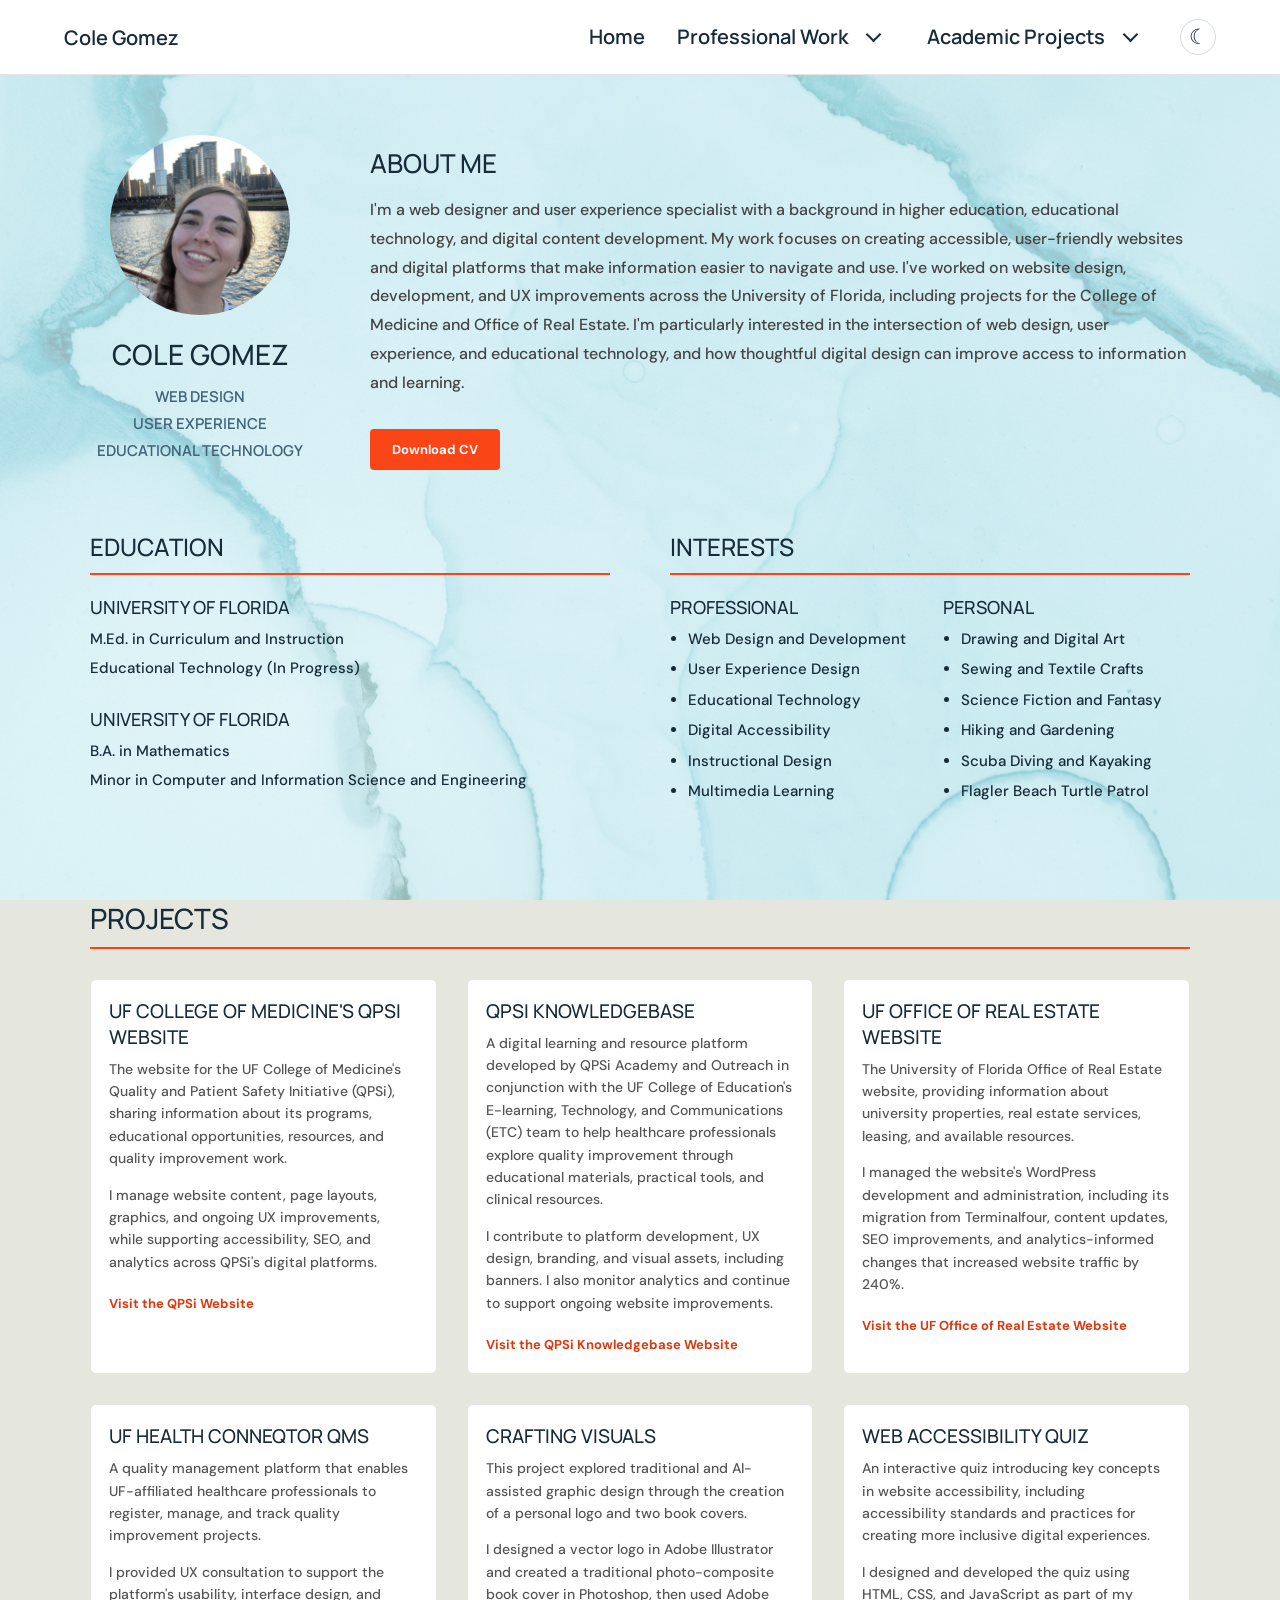
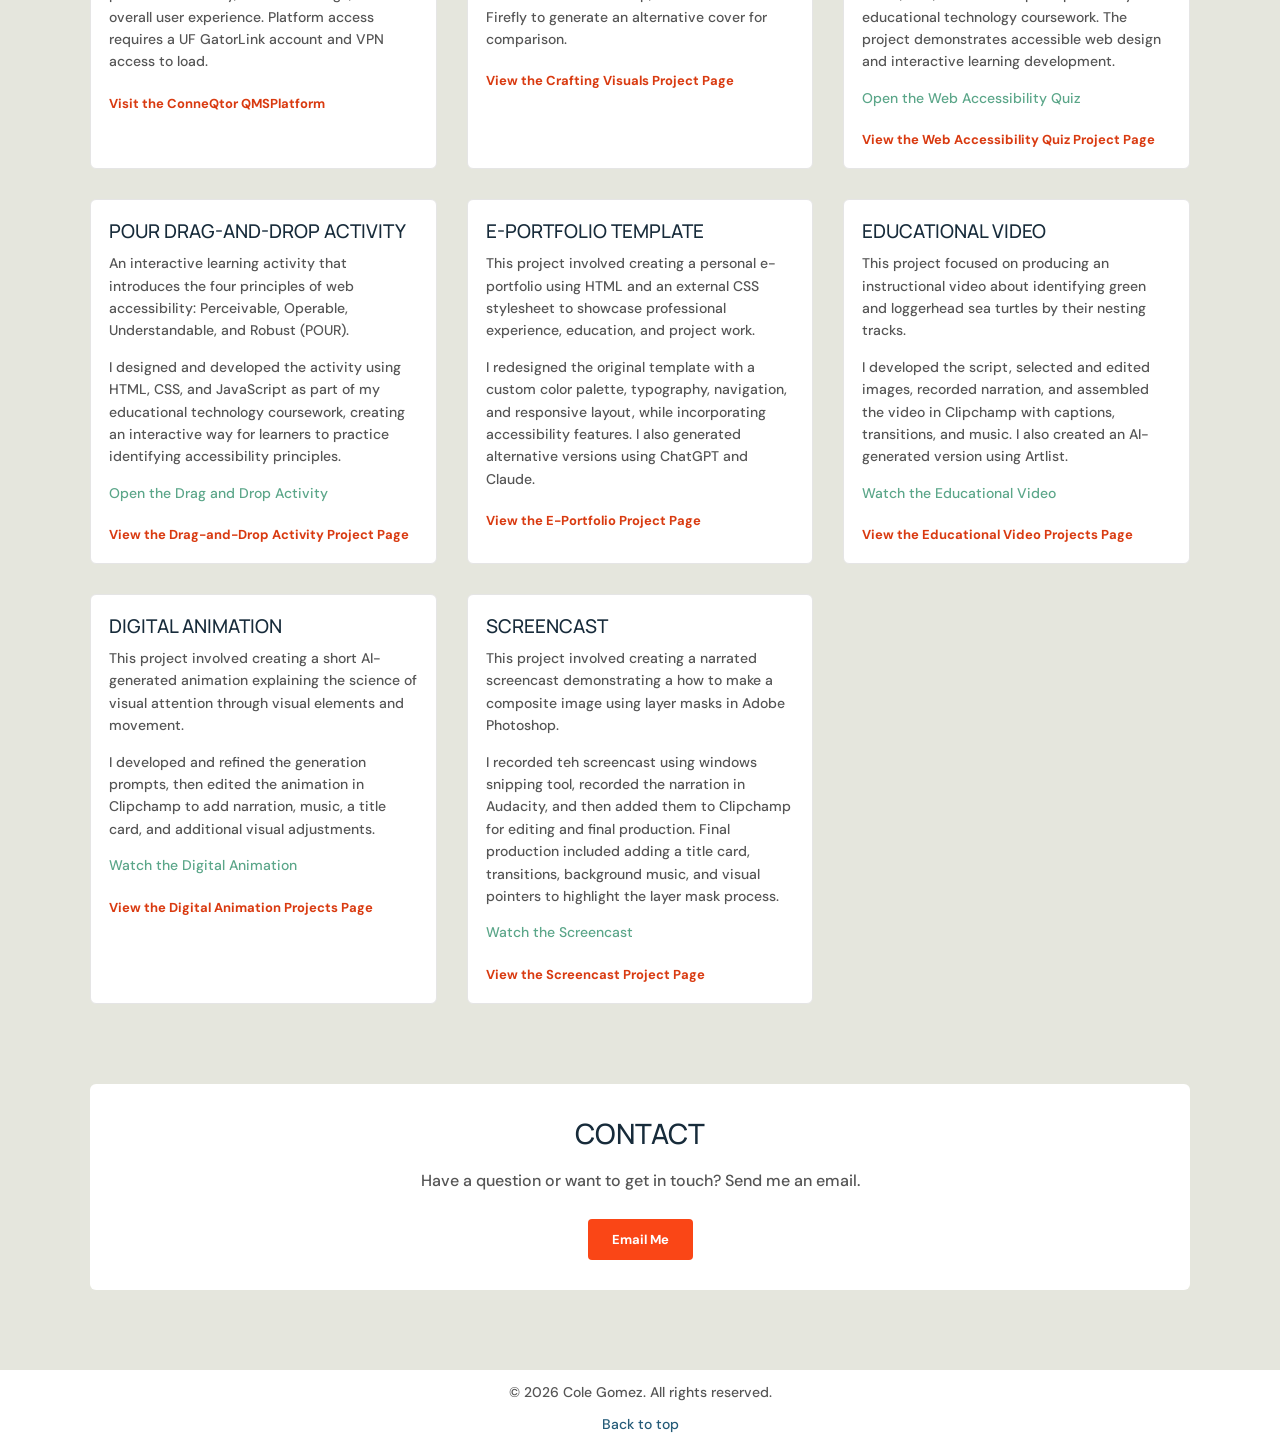
<file: index.html>
<!DOCTYPE html>
<html lang="en">
<head>
	<meta name="keywords" content="" />
	<meta name="description" content="Cole Gomez's e-portfolio showcasing educational technology projects, web design, and multimedia development." />
	<meta http-equiv="content-type" content="text/html; charset=utf-8" />
	<meta name="viewport" content="width=device-width, initial-scale=1.0" />
	<title>Cole Gomez - Portfolio</title>
	<link href="https://fonts.googleapis.com/css2?family=DM+Sans:wght@400;500;600;700&amp;family=Manrope:wght@400;500;600;700;800&amp;display=swap" rel="stylesheet" type="text/css" />
	<link href="style.css" rel="stylesheet" type="text/css" media="screen" />
</head>

<body>
	<a href="#main-content" class="skip-link">Skip to main content</a>
<div id="wrapper">
<!-- START OF THE NAVIGATION SECTION. -->
 
	<nav id="menu-wrapper" aria-label="Main navigation">
		<div id="menu" class="container">
			<div id="site-brand">
				<a href="index.html">Cole Gomez</a>
			</div>

			<div id="nav-controls">
				<ul id="primary-navigation">
					<li>
						<a class="nav-link" href="index.html" aria-current="page">Home</a>
					</li>

					<li class="nav-item has-dropdown">
						<div class="nav-link-group">
							<a class="nav-link" href="professional-work.html">Professional Work</a>
							<button class="dropdown-toggle" type="button"
								aria-label="Show Professional Work project links" data-menu-label="Professional Work project links"
								aria-expanded="false" aria-controls="professional-work-menu">
								<span class="dropdown-chevron" aria-hidden="true"></span>
							</button>
						</div>
						<ul class="dropdown-menu" id="professional-work-menu" hidden="hidden">
							<li><a href="https://qpsi.med.ufl.edu/">QPSi Website</a></li>
							<li><a href="https://knowledge.qpsi.med.ufl.edu/">QPSi Knowledgebase</a></li>
							<li><a href="https://ore.ufl.edu/">UF Office of Real Estate</a></li>
							<li><a href="https://conneqtor.ese.ufhealth.org/landing">ConneQtor QMS</a></li>
						</ul>
					</li>

					<li class="nav-item has-dropdown">
						<div class="nav-link-group">
							<a class="nav-link" href="academic-projects.html">Academic Projects</a>
							<button class="dropdown-toggle" type="button"
								aria-label="Show Academic Projects" data-menu-label="Academic Projects"
								aria-expanded="false" aria-controls="academic-projects-menu">
								<span class="dropdown-chevron" aria-hidden="true"></span>
							</button>
						</div>
						<ul class="dropdown-menu" id="academic-projects-menu" hidden="hidden">
							<li><a href="projects/crafting-visuals.html">Crafting Visuals</a></li>
							<li><a href="projects/website-accessibility-quiz.html">Website Accessibility Quiz</a></li>
							<li><a href="projects/pour-drag-and-drop.html">POUR Drag-and-Drop Activity</a></li>
							<li><a href="projects/e-portfolio-template.html">E-Portfolio Template</a></li>
							<li><a href="projects/educational-video.html">Educational Video</a></li>
							<li><a href="projects/digital-animation.html">Digital Animation</a></li>
							<li><a href="projects/screencast.html">Screencast</a></li>
						</ul>
					</li>
				</ul>

				<button id="theme-toggle" type="button" aria-label="Switch to dark mode" aria-pressed="false">
					<span aria-hidden="true">☾</span>
				</button>
			</div>
		</div>
	</nav>

<!-- END OF THE NAVIGATION SECTION. -->

<main id="main-content" tabindex="-1">
<!-- START OF THE CONTENT SECTION. -->
	
<!-- PROFILE SECTION: PHOTO, NAME, TITLE, ABOUT ME, DOWNLOAD CV BUTTON -->

	<div id="profile" class="container">
		<div id="profile-sidebar">
			<div id="profile-photo">
				<img src="images/cole_profile_photo.jpg" alt="Portrait of Cole Gomez" />
			</div>

			<div id="profile-info">
				<h1>Cole Gomez</h1>
				<h2>Web Design<br />User Experience<br />Educational Technology</h2>
			</div>
		</div>

		<div id="about" class="entry">
			<h2>About Me</h2>
			<p>
				I'm a web designer and user experience specialist with a background in higher education, educational technology, and digital content development. My work focuses on creating accessible, user-friendly websites and digital platforms that make information easier to navigate and use.
				I've worked on website design, development, and UX improvements across the University of Florida, including projects for the College of Medicine and Office of Real Estate. I'm particularly interested in the intersection of web design, user experience, and educational technology, and how thoughtful digital design can improve access to information and learning.
			</p>
			<a href="files/cole_gomez_resume_2026.pdf" class="button">Download CV</a>
		</div>
	</div>

	
    
<!-- EDUCATION AND INTERESTS SECTION: EDUCATION, INTERESTS, AND SKILLS -->

	<div id="details" class="container">

		<div id="education" class="detail-column">
			<h2>Education</h2>

			<div class="detail-item">
				<h3>University of Florida</h3>
				<p>M.Ed. in Curriculum and Instruction</p>
				<p>Educational Technology (In Progress)</p>
			</div>

			<div class="detail-item">
				<h3>University of Florida</h3>
				<p>B.A. in Mathematics</p>
				<p>Minor in Computer and Information Science and Engineering</p>
			</div>
		</div>

		<div id="interests" class="detail-column">
			<h2>Interests</h2>

			<div class="interest-columns">

				<div class="interest-subcolumn">
					<h3>Professional</h3>
					<ul>
						<li>Web Design and Development</li>
						<li>User Experience Design</li>
						<li>Educational Technology</li>
						<li>Digital Accessibility</li>
						<li>Instructional Design</li>
						<li>Multimedia Learning</li>
					</ul>
				</div>

				<div class="interest-subcolumn">
					<h3>Personal</h3>
					<ul>
						<li>Drawing and Digital Art</li>
						<li>Sewing and Textile Crafts</li>
						<li>Science Fiction and Fantasy</li>
						<li>Hiking and Gardening</li>
						<li>Scuba Diving and Kayaking</li>
						<li>Flagler Beach Turtle Patrol</li>
					</ul>
				</div>

			</div>
		</div>

	</div>

<!-- PROJECTS SECTION: PROJECTS, PROJECT PREVIEWS, AND LINKS TO PROJECT PAGES -->

	<div id="projects" class="container">

		<h2>Projects</h2>

		<div id="project-grid">

			<!-- QPSI WEBSITE -->
			<div class="project-card">
				<!-- <a href="#" target="_blank" rel="noopener noreferrer">
					<img src="images/qpsi-website.jpg" alt="QPSi website homepage screenshot" />
				</a> -->
				<h3>UF College of Medicine's QPSi Website</h3>
				<p>
					The website for the UF College of Medicine's Quality and Patient Safety Initiative (QPSi), sharing information about its programs, educational opportunities, resources, and quality improvement work.
				</p>
				<p>
					I manage website content, page layouts, graphics, and ongoing UX improvements, while supporting accessibility, SEO, and analytics across QPSi's digital platforms.
				</p>
				<a href="https://qpsi.med.ufl.edu/" target="_blank" rel="noopener noreferrer">Visit the QPSi Website</a>
			</div>

			<!-- QPSI KNOWLEDGEBASE WEBSITE -->
			<div class="project-card">
				<!-- <a href="#" target="_blank" rel="noopener noreferrer">
					<img src="images/qpsi-knowledgebase.jpg" alt="QPSi Knowledgebase homepage screenshot" />
				</a> -->
				<h3>QPSi Knowledgebase</h3>
				<p>
					A digital learning and resource platform developed by QPSi Academy and Outreach in conjunction with the UF College of Education's E-learning, Technology, and Communications (ETC) team to help healthcare professionals explore quality improvement through educational materials, practical tools, and clinical resources.
				</p>
				<p>
					I contribute to platform development, UX design, branding, and visual assets, including banners. I also monitor analytics and continue to support ongoing website improvements.
				</p>
				<a href="https://knowledge.qpsi.med.ufl.edu/" target="_blank" rel="noopener noreferrer">Visit the QPSi Knowledgebase Website</a>
			</div>

			<!-- UF Office of Real Estate Website -->
			<div class="project-card">
				<!-- <a href="#" target="_blank" rel="noopener noreferrer">
					<img src="images/ore-website.jpg" alt="UF Office of Real Estate website screenshot" />
				</a> -->
				<h3>UF Office of Real Estate Website</h3>
				<p>
					The University of Florida Office of Real Estate website, providing information about university properties, real estate services, leasing, and available resources.
				</p>
				<p>
					I managed the website's WordPress development and administration, including its migration from Terminalfour, content updates, SEO improvements, and analytics-informed changes that increased website traffic by 240%.
				</p>
				<a href="#" target="_blank" rel="noopener noreferrer">Visit the UF Office of Real Estate Website</a>
			</div>

			<!-- CONNEQTOR QMS WEBSITE -->
			<div class="project-card">
				<!-- <a href="#" target="_blank" rel="noopener noreferrer">
					<img src="images/conneqtor.jpg" alt="ConneQtor QMS platform screenshot" />
				</a> -->
				<h3>UF Health ConneQtor QMS</h3>
				<p>
					A quality management platform that enables UF-affiliated healthcare professionals to register, manage, and track quality improvement projects.
				</p>
				<p>
					I provided UX consultation to support the platform's usability, interface design, and overall user experience. Platform access requires a UF GatorLink account and VPN access to load.
				</p>
				<a href="https://conneqtor.ese.ufhealth.org/landing" target="_blank" rel="noopener noreferrer">Visit the ConneQtor QMSPlatform</a>
			</div>

			<!-- Project 1: Crafting Visuals -->
			<div class="project-card">
				<h3>Crafting Visuals</h3>
				<p>
					This project explored traditional and AI-assisted graphic design
					through the creation of a personal logo and two book covers.
				</p>
				<p>
					I designed a vector logo in Adobe Illustrator and created a
					traditional photo-composite book cover in Photoshop, then used
					Adobe Firefly to generate an alternative cover for comparison.
				</p>
				<a href="projects/crafting-visuals.html" target="_blank" rel="noopener noreferrer">View the Crafting Visuals Project Page</a>
			</div>

			<!-- Project 2: Interactive Quiz -->
			<div class="project-card">
				<!-- <a href="#" target="_blank" rel="noopener noreferrer">
					<img src="images/accessibility-quiz.jpg" alt="Website accessibility quiz screenshot" />
				</a> -->
				<h3>Web Accessibility Quiz</h3>
				<p>
					An interactive quiz introducing key concepts in website accessibility, including accessibility standards and practices for creating more inclusive digital experiences.
				</p>
				<p>
					I designed and developed the quiz using HTML, CSS, and JavaScript as part of my educational technology coursework. The project demonstrates accessible web design and interactive learning development.
				</p>
				<p><a href="https://cole-gomez-design.github.io/website-accessibility-quiz/" target="_blank" rel="noopener noreferrer">Open the Web Accessibility Quiz</a></p>
				<a href="projects/website-accessibility-quiz.html" target="_blank" rel="noopener noreferrer">View the Web Accessibility Quiz Project Page</a>
			</div>

			<!-- Project 3: Drag and Drop -->
			<div class="project-card">
				<!-- <a href="#" target="_blank" rel="noopener noreferrer">
					<img src="images/pour-activity.jpg" alt="POUR drag-and-drop activity screenshot" />
				</a> -->
				<h3>POUR Drag-and-Drop Activity</h3>
				<p>
					An interactive learning activity that introduces the four principles of web accessibility: Perceivable, Operable, Understandable, and Robust (POUR).
				</p>
				<p>
					I designed and developed the activity using HTML, CSS, and JavaScript as part of my educational technology coursework, creating an interactive way for learners to practice identifying accessibility principles.
				</p>
				<p>
					<a href="https://cole-gomez-design.github.io/drag-and-drop-quiz/" target="_blank" rel="noopener noreferrer">Open the Drag and Drop Activity</a>
				</p>
				<a href="projects/drag-and-drop-quiz.html" target="_blank" rel="noopener noreferrer">View the Drag-and-Drop Activity Project Page</a>
			</div>

			 <!-- Project 4: E-Portfolio Template -->
			<div class="project-card">
				<h3>E-Portfolio Template</h3>
				<p>
					This project involved creating a personal e-portfolio using HTML
					and an external CSS stylesheet to showcase professional experience,
					education, and project work.
				</p>
				<p>
					I redesigned the original template with a custom color palette,
					typography, navigation, and responsive layout, while incorporating
					accessibility features. I also generated alternative versions
					using ChatGPT and Claude.
				</p>
				<a href="https://cole-gomez-design.github.io/portfolio/" target="_blank" rel="noopener noreferrer">View the E-Portfolio Project Page</a>
			</div>

			    <!-- Project 5: Educational Video -->
			<div class="project-card">
				<h3>Educational Video</h3>
				<p>
					This project focused on producing an instructional video about
					identifying green and loggerhead sea turtles by their nesting
					tracks.
				</p>
				<p>
					I developed the script, selected and edited images, recorded
					narration, and assembled the video in Clipchamp with captions,
					transitions, and music. I also created an AI-generated version
					using Artlist.
				</p>
				<p>
					<a href="https://youtu.be/xSBxtjQohmg" target="_blank" rel="noopener noreferrer">Watch the Educational Video</a>
				</p>
				<a href="projects/educational-video.html" target="_blank" rel="noopener noreferrer">View the Educational Video Projects Page</a>
			</div>

			<!-- Project 6: Digital Animation -->
			<div class="project-card">
				<h3>Digital Animation</h3>
				<p>
					This project involved creating a short AI-generated animation
					explaining the science of visual attention through visual
					elements and movement.
				</p>
				<p>
					I developed and refined the generation prompts, then edited the
					animation in Clipchamp to add narration, music, a title card,
					and additional visual adjustments.
				</p>
				<p><a href="https://youtu.be/x7XEpPc7ybM" target="_blank" rel="noopener noreferrer">Watch the Digital Animation</a></p>
				<a href="projects/digital-animation.html" target="_blank" rel="noopener noreferrer">View the Digital Animation Projects Page</a>
			</div>

			<!-- Project 7: Screencast -->
			<div class="project-card">
				<h3>Screencast</h3>
				<p>
					This project involved creating a narrated screencast demonstrating
					a how to make a composite image using layer masks in Adobe Photoshop.
				</p>
				<p>
					I recorded teh screencast using windows snipping tool, recorded the narration in Audacity, and then added them to Clipchamp for editing and final production.
					Final production included adding a title card, transitions, background music, and visual pointers to highlight the layer mask process.
				</p>
				<p><a href="https://www.youtube.com/watch?v=vKr_N-EFYhc" target="_blank" rel="noopener noreferrer">Watch the Screencast</a></p>
				<a href="projects/screencast.html" target="_blank" rel="noopener noreferrer">View the Screencast Project Page</a>
			</div>
			

			<!-- Project 8: AI Screencast Guide (comment out until completed)
			<div class="project-card">
				<h3>AI Video Production Screencast</h3>
				<p>
					This project involves creating a screencast guide for an AI
					application used in video production.
				</p>
				<p>
					I will demonstrate the application's main features and explore
					its practical uses and potential applications in education.
				</p>
				<a href="#">View Screencast</a>
			</div>
			-->


			

		</div>

	</div>

<!-- CONTACT SECTION: CONTACT INFORMATION AND EMAIL LINK -->

	<div id="contact" class="container">
    	<h2>Contact</h2>
    		<p>Have a question or want to get in touch? Send me an email.</p>
    		<a href="mailto:cole.gomez@outlook.com" class="button">Email Me</a>
	</div>

</main>

<!-- END OF THE CONTENT SECTION.  BELOW YOU CAN CUSTOMIZE YOUR FOOTER. -->
</div>

<footer id="footer">
	<!-- START FOOTER -->
	<p>&copy; 2026 Cole Gomez. All rights reserved.</p>
    <a href="#main-content">Back to top</a>
	<!-- END FOOTER -->
</footer>

<script src="script.js"></script>
</body>
</html>
</file>
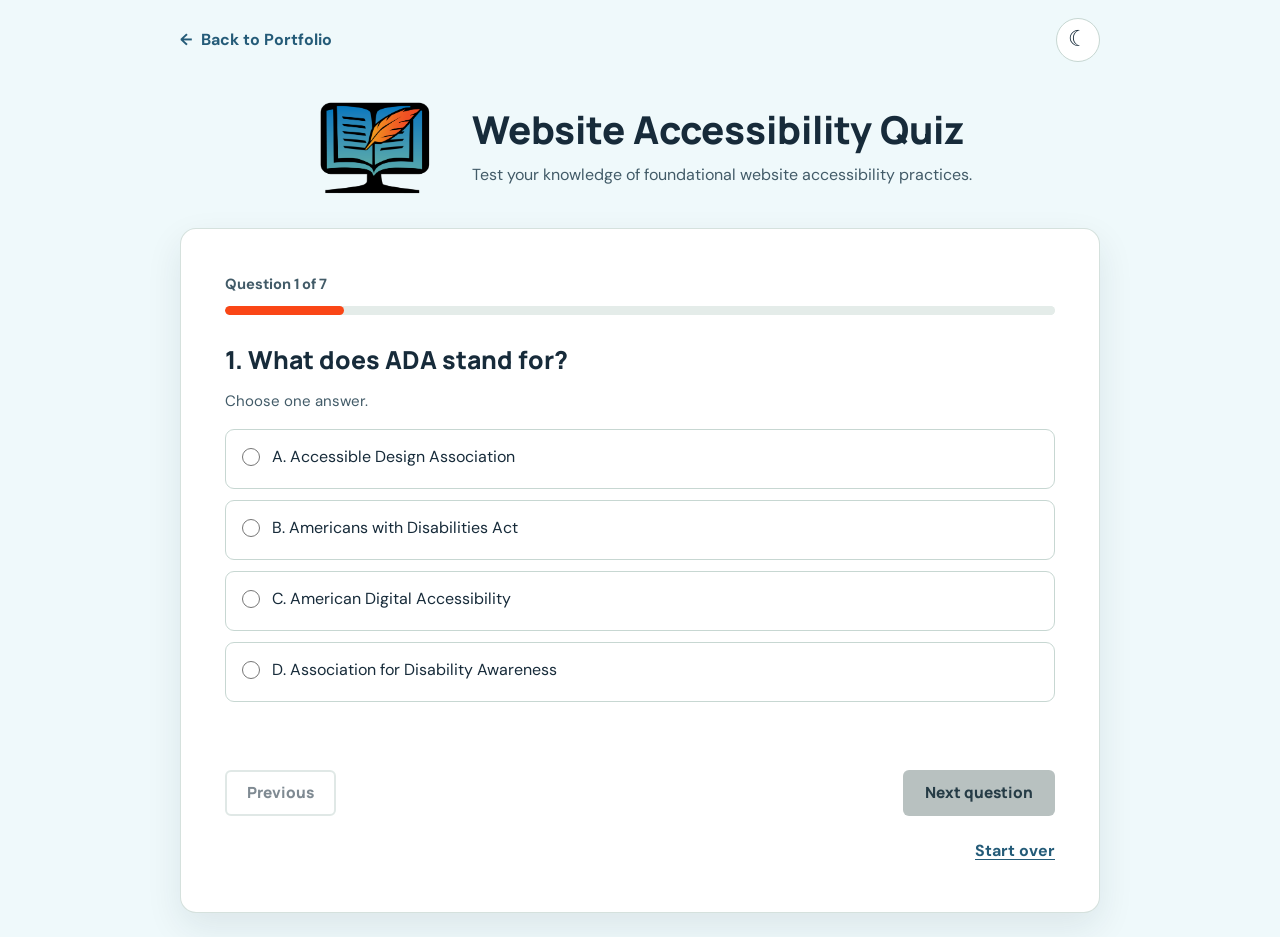
<file: projects/interactive_quiz/index.html>
<!DOCTYPE html>
<html lang="en">
<head>
    <meta charset="UTF-8">
    <meta name="viewport" content="width=device-width, initial-scale=1.0">
    <meta name="description" content="Test your knowledge of website accessibility in this seven-question interactive quiz.">
    <title>Website Accessibility Pop Quiz</title>

    <link rel="preconnect" href="https://fonts.googleapis.com">
    <link rel="preconnect" href="https://fonts.gstatic.com" crossorigin>
    <link href="https://fonts.googleapis.com/css2?family=DM+Sans:wght@400;500;600;700&family=Manrope:wght@400;500;600;700;800&display=swap" rel="stylesheet">
    <link href="style.css" rel="stylesheet">
    <script src="popsolution.js" defer></script>
</head>
<body>
    <a class="skip-link" href="#main-content">Skip to main content</a>

    <div class="page-shell">
        <div class="top-bar">
            <a class="back-link" href="https://cole-gomez-design.github.io/portfolio/">
                <span aria-hidden="true">←</span> Back to Portfolio
            </a>
            <button
                id="theme-toggle"
                class="theme-toggle"
                type="button"
                aria-label="Switch to dark mode"
                aria-pressed="false">
                <span class="theme-icon" aria-hidden="true">☾</span>
            </button>
        </div>

        <header class="page-header">
            <img
                src="images/black_monitor_logo.png"
                data-light-logo="images/black_monitor_logo.png"
                data-dark-logo="images/white_monitor_logo.png"
                alt="Multimedia Design logo"
                id="quiz-logo">
            <div class="page-heading">
                <h1>Website Accessibility Quiz</h1>
                <p>Test your knowledge of foundational website accessibility practices.</p>
            </div>
        </header>

        <main id="main-content" tabindex="-1">
            <section class="quiz-card" id="quiz-card" aria-labelledby="quiz-section-title">
                <h2 id="quiz-section-title" class="visually-hidden">Accessibility quiz questions</h2>

                <div class="progress-area">
                    <p id="progress-text">Question 1 of 7</p>
                    <progress id="progress-bar" max="7" value="1" aria-label="Quiz progress"></progress>
                </div>

                <form id="quiz-form">
                    <fieldset aria-describedby="answer-instructions">
                        <legend id="question-text" tabindex="-1"></legend>
                        <p class="answer-instructions" id="answer-instructions">Choose one answer.</p>
                        <div class="answer-options" id="answer-options"></div>
                    </fieldset>

                    <p class="feedback" id="feedback" role="status" aria-live="polite" aria-atomic="true"></p>

                    <div class="quiz-controls">
                        <button class="button button-secondary" id="previous-button" type="button" disabled>Previous</button>
                        <button class="button button-primary" id="next-button" type="button" disabled>Next question</button>
                    </div>
                </form>

                <div class="quiz-utility">
                    <button class="text-button" id="restart-button" type="button">Start over</button>
                </div>
            </section>

            <section class="quiz-card results-card" id="results-card" aria-labelledby="results-heading" hidden>
                <div class="results-mark" aria-hidden="true">✓</div>
                <h2 id="results-heading" tabindex="-1">Quiz complete!</h2>
                <p class="results-score" id="results-score"></p>
                <p id="results-message"></p>
                <button class="button button-primary" id="play-again-button" type="button">Try again</button>
            </section>
        </main>

    </div>
</body>
</html>
</file>
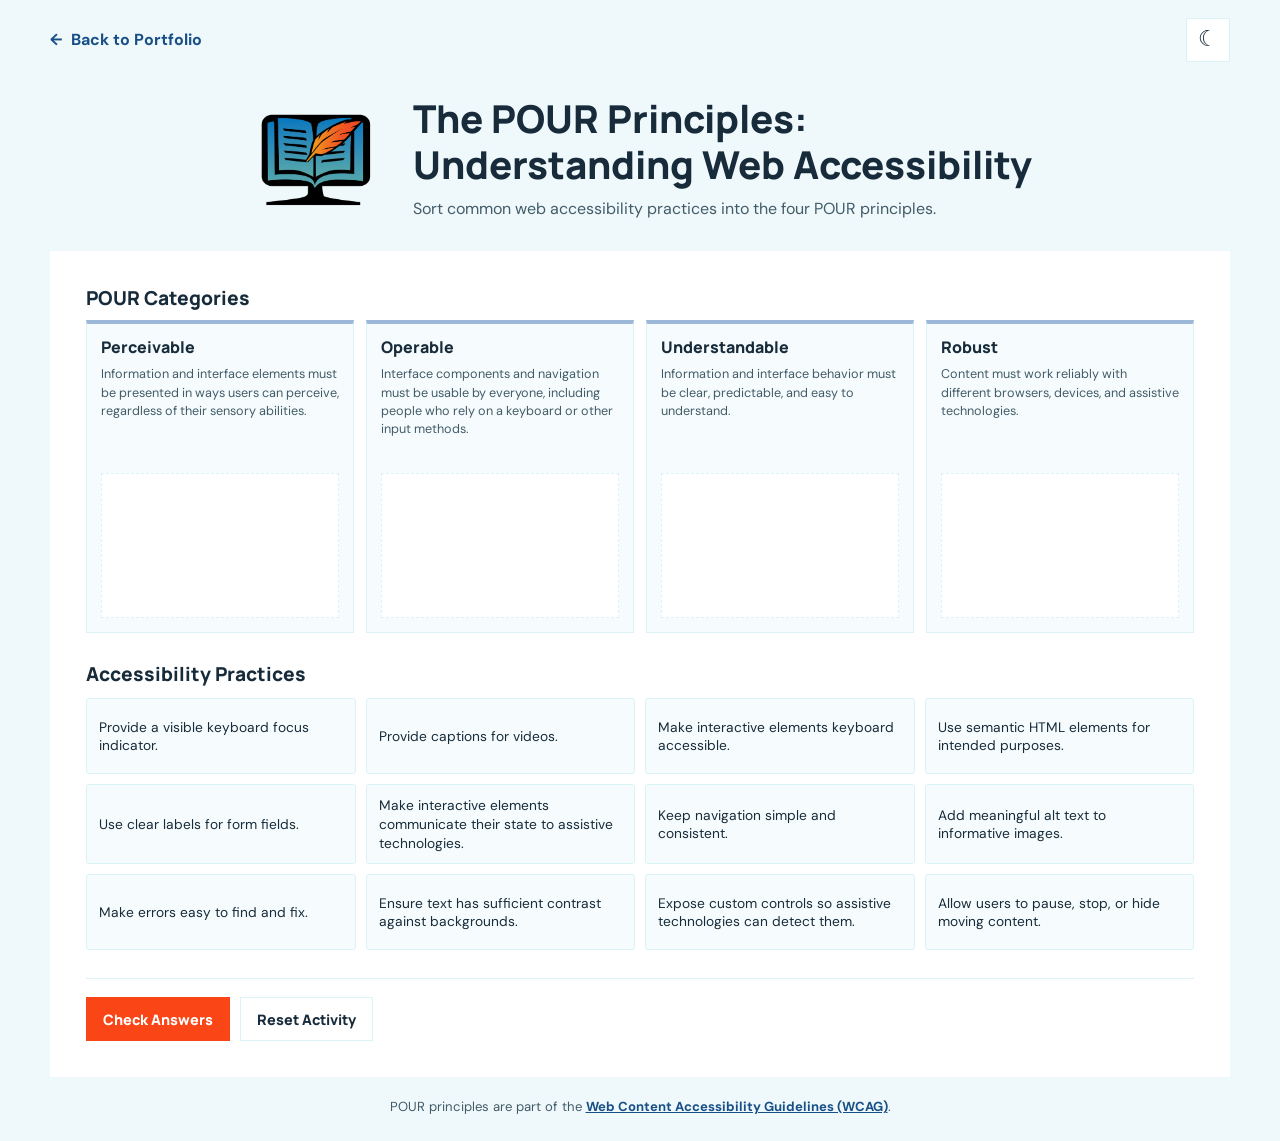
<file: projects/drag_n_drop/pour-drag-drop-redesign/index.html>
<!DOCTYPE html>
<html lang="en">
<head>
    <meta charset="UTF-8">
    <meta name="viewport" content="width=device-width, initial-scale=1.0">
    <meta name="description" content="An interactive activity for sorting web accessibility practices into the four POUR principles.">
    <title>Understanding Web Accessibility: The POUR Principles</title>

    <link rel="preconnect" href="https://fonts.googleapis.com">
    <link rel="preconnect" href="https://fonts.gstatic.com" crossorigin>
    <link href="https://fonts.googleapis.com/css2?family=DM+Sans:wght@400;500;600;700&family=Manrope:wght@400;500;600;700;800&display=swap" rel="stylesheet">
    <link href="style.css" rel="stylesheet">
    <script src="script.js" defer></script>
</head>
<body>
    <a class="skip-link" href="#main-content">Skip to main content</a>

    <div class="page-shell">
        <div class="top-bar">
            <a class="back-link" href="https://cole-gomez-design.github.io/portfolio/">
                <span aria-hidden="true">←</span> Back to Portfolio
            </a>
            <button
                id="theme-toggle"
                class="theme-toggle"
                type="button"
                aria-label="Switch to dark mode"
                aria-pressed="false">
                <span class="theme-icon" aria-hidden="true">☾</span>
            </button>
        </div>

        <header class="page-header">
            <img
                src="images/black_monitor_logo.png"
                data-light-logo="images/black_monitor_logo.png"
                data-dark-logo="images/white_monitor_logo.png"
                alt="Multimedia Design logo"
                id="activity-logo">
            <div class="page-heading">
                <h1>The POUR Principles: <br />Understanding Web Accessibility</h1>
                <p>Sort common web accessibility practices into the four POUR principles.</p>
            </div>
        </header>

        <main id="main-content" tabindex="-1">
            <section class="activity-card" aria-labelledby="activity-title">
                <div class="workspace">
                    <section class="sorting-section" aria-labelledby="sorting-heading">
                        <div class="section-heading">
                            <h2 id="sorting-heading">POUR Categories</h2>
                        </div>

                        <div class="category-grid">
                            <section class="category" aria-labelledby="perceivable-heading">
                                <div class="category-heading">
                                    <h3 id="perceivable-heading">Perceivable</h3>
                                </div>
                                <p class="category-description" id="perceivable-description">Information and interface elements must be presented in ways users can perceive, regardless of their sensory abilities.</p>
                                <div class="drop-zone is-empty" id="zone-perceivable" data-category="perceivable" role="group" tabindex="0" aria-label="perceivable drop area" aria-labelledby="perceivable-heading" aria-describedby="perceivable-description">
                                </div>
                            </section>

                            <section class="category" aria-labelledby="operable-heading">
                                <div class="category-heading">
                                    <h3 id="operable-heading">Operable</h3>
                                </div>
                                <p class="category-description" id="operable-description">Interface components and navigation must be usable by everyone, including people who rely on a keyboard or other input methods.</p>
                                <div class="drop-zone is-empty" id="zone-operable" data-category="operable" role="group" tabindex="0" aria-label="operable drop area" aria-labelledby="operable-heading" aria-describedby="operable-description">
                                </div>
                            </section>

                            <section class="category" aria-labelledby="understandable-heading">
                                <div class="category-heading">
                                    <h3 id="understandable-heading">Understandable</h3>
                                </div>
                                <p class="category-description" id="understandable-description">Information and interface behavior must be clear, predictable, and easy to understand.</p>
                                <div class="drop-zone is-empty" id="zone-understandable" data-category="understandable" role="group" tabindex="0" aria-label="understandable drop area" aria-labelledby="understandable-heading" aria-describedby="understandable-description">
                                </div>
                            </section>

                            <section class="category" aria-labelledby="robust-heading">
                                <div class="category-heading">
                                    <h3 id="robust-heading">Robust</h3>
                                </div>
                                <p class="category-description" id="robust-description">Content must work reliably with different browsers, devices, and assistive technologies.</p>
                                <div class="drop-zone is-empty" id="zone-robust" data-category="robust" role="group" tabindex="0" aria-label="robust drop area" aria-labelledby="robust-heading" aria-describedby="robust-description">
                                </div>
                            </section>
                        </div>
                    </section>

                    <section class="concept-section" aria-labelledby="concept-heading">
                        <div class="section-heading">
                            <h2 id="concept-heading">Accessibility Practices</h2>
                        </div>

                        <div id="concept-bank" class="concept-bank" aria-label="Accessibility practices to sort">
                            <button class="concept-item" id="concept-5" draggable="true" data-answer="operable" type="button" aria-pressed="false">
                                Provide a visible keyboard focus indicator.
                                <span class="answer-status"></span>
                            </button>
                            <button class="concept-item" id="concept-2" draggable="true" data-answer="perceivable" type="button" aria-pressed="false">
                                Provide captions for videos.
                                <span class="answer-status"></span>
                            </button>
                            <button class="concept-item" id="concept-4" draggable="true" data-answer="operable" type="button" aria-pressed="false">
                                Make interactive elements keyboard accessible.
                                <span class="answer-status"></span>
                            </button>
                            <button class="concept-item" id="concept-10" draggable="true" data-answer="robust" type="button" aria-pressed="false">
                                Use semantic HTML elements for intended purposes.
                                <span class="answer-status"></span>
                            </button>
                            <button class="concept-item" id="concept-7" draggable="true" data-answer="understandable" type="button" aria-pressed="false">
                                Use clear labels for form fields.
                                <span class="answer-status"></span>
                            </button>
                            <button class="concept-item" id="concept-12" draggable="true" data-answer="robust" type="button" aria-pressed="false">
                                Make interactive elements communicate their state to assistive technologies.
                                <span class="answer-status"></span>
                            </button>
                            <button class="concept-item" id="concept-8" draggable="true" data-answer="understandable" type="button" aria-pressed="false">
                                Keep navigation simple and consistent.
                                <span class="answer-status"></span>
                            </button>
                            <button class="concept-item" id="concept-1" draggable="true" data-answer="perceivable" type="button" aria-pressed="false">
                                Add meaningful alt text to informative images.
                                <span class="answer-status"></span>
                            </button>
                            <button class="concept-item" id="concept-9" draggable="true" data-answer="understandable" type="button" aria-pressed="false">
                                Make errors easy to find and fix.
                                <span class="answer-status"></span>
                            </button>
                             <button class="concept-item" id="concept-3" draggable="true" data-answer="perceivable" type="button" aria-pressed="false">
                                Ensure text has sufficient contrast against backgrounds.
                                <span class="answer-status"></span>
                            </button>
                            <button class="concept-item" id="concept-11" draggable="true" data-answer="robust" type="button" aria-pressed="false">
                                Expose custom controls so assistive technologies can detect them.
                                <span class="answer-status"></span>
                            </button>
                            <button class="concept-item" id="concept-6" draggable="true" data-answer="operable" type="button" aria-pressed="false">
                                Allow users to pause, stop, or hide moving content.
                                <span class="answer-status"></span>
                            </button>
                        </div>
                    </section>
                </div>

                <div class="activity-footer">
                    <div class="activity-controls">
                        <button id="check-answers" class="button button-primary" type="button">Check Answers</button>
                        <button id="reset-activity" class="button button-secondary" type="button">Reset Activity</button>
                    </div>
                    <p id="feedback" class="feedback" role="status" aria-live="polite" aria-atomic="true"></p>
                </div>
            </section>
        </main>

        <footer class="page-footer">
            <p>POUR principles are part of the <a href="https://www.w3.org/WAI/standards-guidelines/wcag/" target="_blank" rel="noopener noreferrer">Web Content Accessibility Guidelines (WCAG)</a>.</p>
        </footer>
    </div>
</body>
</html>
</file>
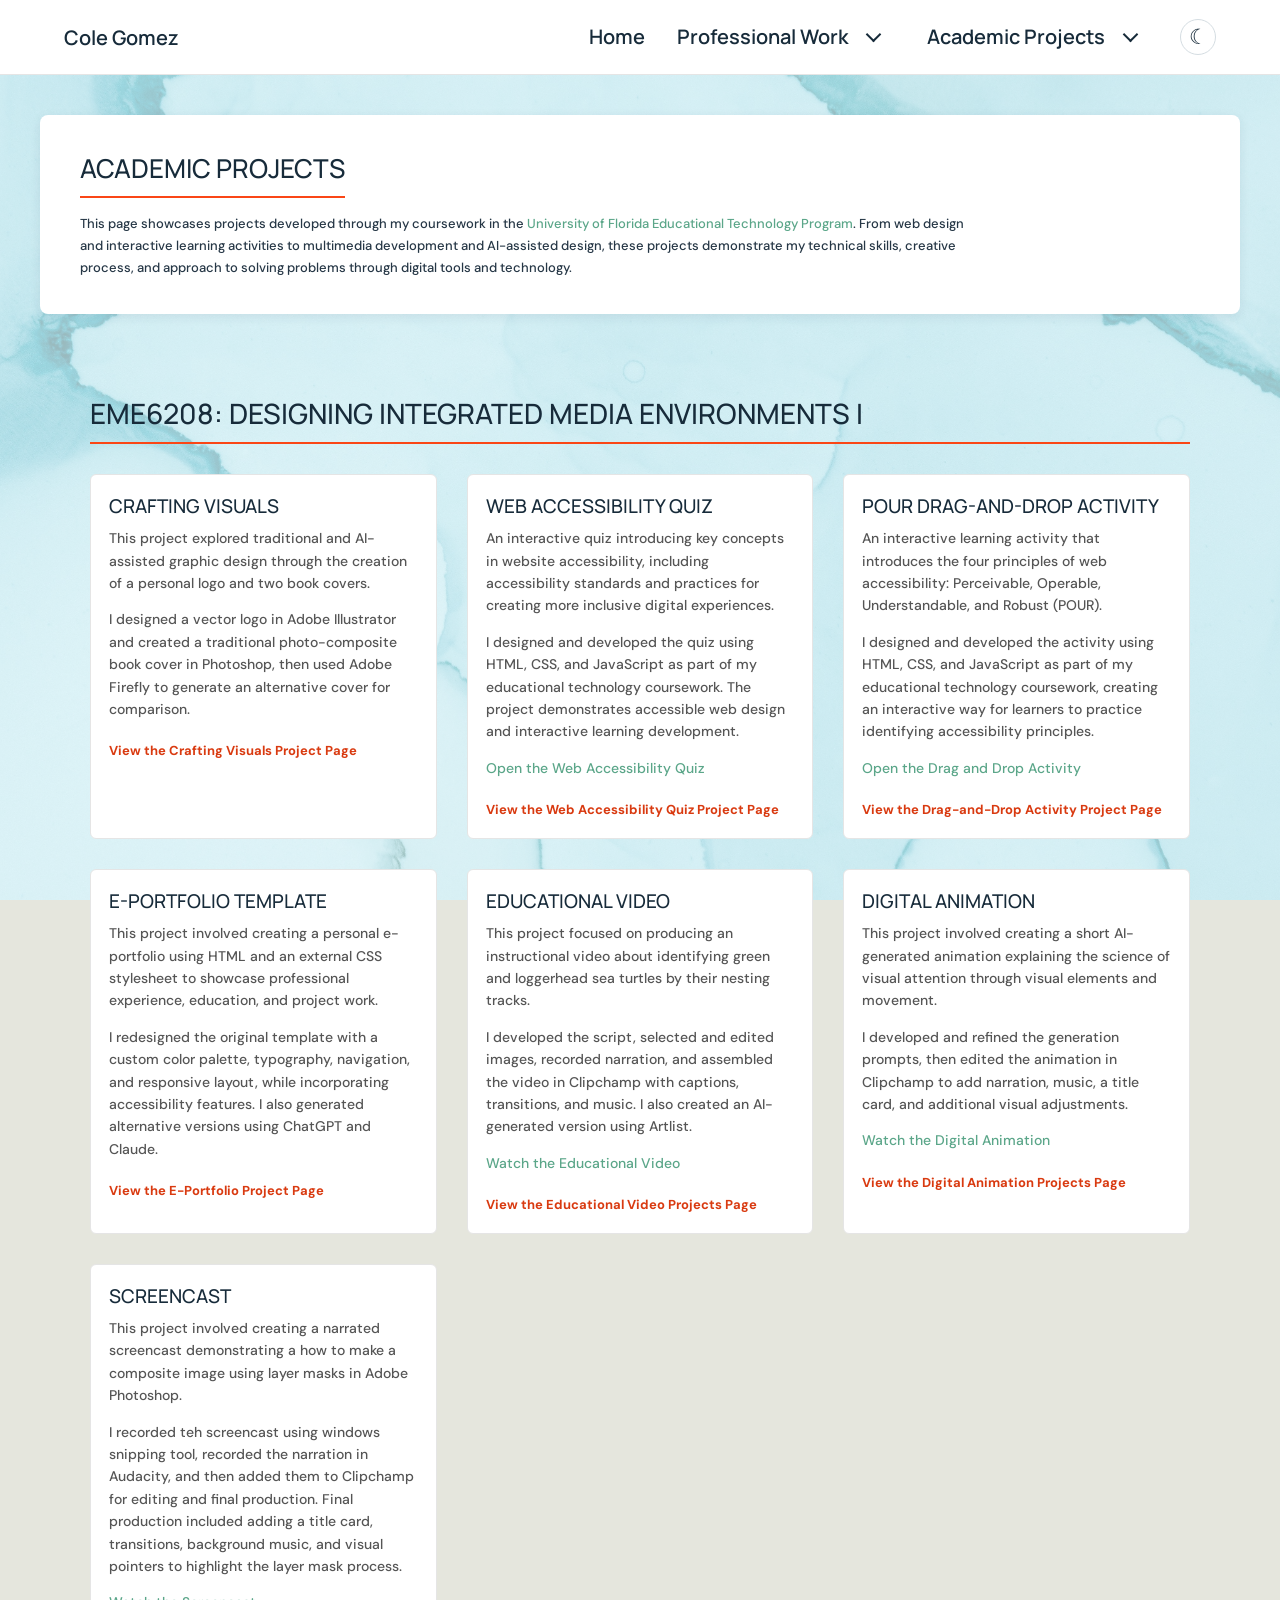
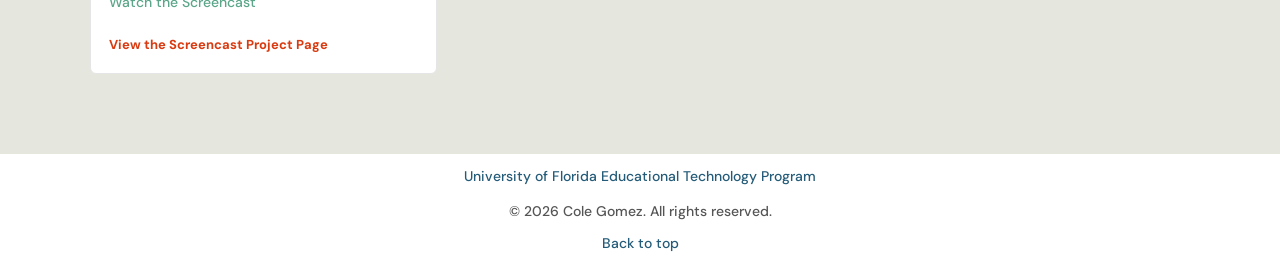
<file: academic-projects.html>
<!DOCTYPE html>
<html lang="en">
<head>
	<meta name="keywords" content="" />
	<meta name="description" content="Cole Gomez's e-portfolio showcasing educational technology projects, web design, and multimedia development." />
	<meta http-equiv="content-type" content="text/html; charset=utf-8" />
	<meta name="viewport" content="width=device-width, initial-scale=1.0" />
	<title>Cole Gomez - Portfolio</title>
	<link href="https://fonts.googleapis.com/css2?family=DM+Sans:wght@400;500;600;700&amp;family=Manrope:wght@400;500;600;700;800&amp;display=swap" rel="stylesheet" type="text/css" />
	<link href="style.css" rel="stylesheet" type="text/css" media="screen" />
</head>

<body>
	<a href="#main-content" class="skip-link">Skip to main content</a>
<div id="wrapper">
<!-- START OF THE NAVIGATION SECTION. -->
 
	<nav id="menu-wrapper" aria-label="Main navigation">
		<div id="menu" class="container">
			<div id="site-brand">
				<a href="index.html">Cole Gomez</a>
			</div>

			<div id="nav-controls">
				<ul id="primary-navigation">
					<li>
						<a class="nav-link" href="index.html" >Home</a>
					</li>

					<li class="nav-item has-dropdown">
						<div class="nav-link-group">
							<a class="nav-link" href="professional-work.html">Professional Work</a>
							<button class="dropdown-toggle" type="button"
								aria-label="Show Professional Work project links" data-menu-label="Professional Work project links"
								aria-expanded="false" aria-controls="professional-work-menu">
								<span class="dropdown-chevron" aria-hidden="true"></span>
							</button>
						</div>
						<ul class="dropdown-menu" id="professional-work-menu" hidden="hidden">
							<li><a href="https://qpsi.med.ufl.edu/">QPSi Website</a></li>
							<li><a href="https://knowledge.qpsi.med.ufl.edu/">QPSi Knowledgebase</a></li>
							<li><a href="https://ore.ufl.edu/">UF Office of Real Estate</a></li>
							<li><a href="https://conneqtor.ese.ufhealth.org/landing">ConneQtor QMS</a></li>
						</ul>
					</li>

					<li class="nav-item has-dropdown">
						<div class="nav-link-group">
							<a class="nav-link" href="academic-projects.html" aria-current="page">Academic Projects</a>
							<button class="dropdown-toggle" type="button"
								aria-label="Show Academic Projects" data-menu-label="Academic Projects"
								aria-expanded="false" aria-controls="academic-projects-menu">
								<span class="dropdown-chevron" aria-hidden="true"></span>
							</button>
						</div>
						<ul class="dropdown-menu" id="academic-projects-menu" hidden="hidden">
							<li><a href="projects/crafting-visuals.html">Crafting Visuals</a></li>
							<li><a href="projects/website-accessibility-quiz.html">Website Accessibility Quiz</a></li>
							<li><a href="projects/pour-drag-and-drop.html">POUR Drag-and-Drop Activity</a></li>
							<li><a href="projects/e-portfolio-template.html">E-Portfolio Template</a></li>
							<li><a href="projects/educational-video.html">Educational Video</a></li>
							<li><a href="projects/digital-animation.html">Digital Animation</a></li>
							<li><a href="projects/screencast.html">Screencast</a></li>
						</ul>
					</li>
				</ul>

				<button id="theme-toggle" type="button" aria-label="Switch to dark mode" aria-pressed="false">
					<span aria-hidden="true">☾</span>
				</button>
			</div>
		</div>
	</nav>

<!-- END OF THE NAVIGATION SECTION. -->

<main id="main-content" tabindex="-1">
<!-- START OF THE CONTENT SECTION. -->
	
<!-- ACADEMIC PROJECTS INTRODUCTION -->
<div id="academic-intro" class="container">
    <div class="academic-intro-content">
        <h1 class="has-title-underline">Academic Projects</h1>
        <p>
            This page showcases projects developed through my coursework
            in the <a href="https://education.ufl.edu/educational-technology/" target="_blank" rel="noopener noreferrer">University of Florida Educational Technology Program</a>.
            
            From web design and interactive learning activities to
            multimedia development and AI-assisted design, these projects
            demonstrate my technical skills, creative process, and approach
            to solving problems through digital tools and technology.
        </p>
    </div>
</div>


<!-- PROJECTS SECTION: PROJECTS, PROJECT PREVIEWS, AND LINKS TO PROJECT PAGES -->

	<div id="projects" class="container">

		<h2>EME6208: Designing Integrated Media Environments I</h2>

		<div id="project-grid">

			<!-- Project 1: Crafting Visuals -->
			<div class="project-card">
				<h3>Crafting Visuals</h3>
				<p>
					This project explored traditional and AI-assisted graphic design
					through the creation of a personal logo and two book covers.
				</p>
				<p>
					I designed a vector logo in Adobe Illustrator and created a
					traditional photo-composite book cover in Photoshop, then used
					Adobe Firefly to generate an alternative cover for comparison.
				</p>
				<a href="projects/crafting-visuals.html" target="_blank" rel="noopener noreferrer">View the Crafting Visuals Project Page</a>
			</div>

			<!-- Project 2: Interactive Quiz -->
			<div class="project-card">
				<!-- <a href="#" target="_blank" rel="noopener noreferrer">
					<img src="images/accessibility-quiz.jpg" alt="Website accessibility quiz screenshot" />
				</a> -->
				<h3>Web Accessibility Quiz</h3>
				<p>
					An interactive quiz introducing key concepts in website accessibility, including accessibility standards and practices for creating more inclusive digital experiences.
				</p>
				<p>
					I designed and developed the quiz using HTML, CSS, and JavaScript as part of my educational technology coursework. The project demonstrates accessible web design and interactive learning development.
				</p>
				<p><a href="https://cole-gomez-design.github.io/website-accessibility-quiz/" target="_blank" rel="noopener noreferrer">Open the Web Accessibility Quiz</a></p>
				<a href="projects/website-accessibility-quiz.html" target="_blank" rel="noopener noreferrer">View the Web Accessibility Quiz Project Page</a>
			</div>

			<!-- Project 3: Drag and Drop -->
			<div class="project-card">
				<!-- <a href="#" target="_blank" rel="noopener noreferrer">
					<img src="images/pour-activity.jpg" alt="POUR drag-and-drop activity screenshot" />
				</a> -->
				<h3>POUR Drag-and-Drop Activity</h3>
				<p>
					An interactive learning activity that introduces the four principles of web accessibility: Perceivable, Operable, Understandable, and Robust (POUR).
				</p>
				<p>
					I designed and developed the activity using HTML, CSS, and JavaScript as part of my educational technology coursework, creating an interactive way for learners to practice identifying accessibility principles.
				</p>
				<p>
					<a href="https://cole-gomez-design.github.io/drag-and-drop-quiz/" target="_blank" rel="noopener noreferrer">Open the Drag and Drop Activity</a>
				</p>
				<a href="projects/drag-and-drop-quiz.html" target="_blank" rel="noopener noreferrer">View the Drag-and-Drop Activity Project Page</a>
			</div>

			 <!-- Project 4: E-Portfolio Template -->
			<div class="project-card">
				<h3>E-Portfolio Template</h3>
				<p>
					This project involved creating a personal e-portfolio using HTML
					and an external CSS stylesheet to showcase professional experience,
					education, and project work.
				</p>
				<p>
					I redesigned the original template with a custom color palette,
					typography, navigation, and responsive layout, while incorporating
					accessibility features. I also generated alternative versions
					using ChatGPT and Claude.
				</p>
				<a href="https://cole-gomez-design.github.io/portfolio/" target="_blank" rel="noopener noreferrer">View the E-Portfolio Project Page</a>
			</div>

			    <!-- Project 5: Educational Video -->
			<div class="project-card">
				<h3>Educational Video</h3>
				<p>
					This project focused on producing an instructional video about
					identifying green and loggerhead sea turtles by their nesting
					tracks.
				</p>
				<p>
					I developed the script, selected and edited images, recorded
					narration, and assembled the video in Clipchamp with captions,
					transitions, and music. I also created an AI-generated version
					using Artlist.
				</p>
				<p>
					<a href="https://youtu.be/xSBxtjQohmg" target="_blank" rel="noopener noreferrer">Watch the Educational Video</a>
				</p>
				<a href="projects/educational-video.html" target="_blank" rel="noopener noreferrer">View the Educational Video Projects Page</a>
			</div>

			<!-- Project 6: Digital Animation -->
			<div class="project-card">
				<h3>Digital Animation</h3>
				<p>
					This project involved creating a short AI-generated animation
					explaining the science of visual attention through visual
					elements and movement.
				</p>
				<p>
					I developed and refined the generation prompts, then edited the
					animation in Clipchamp to add narration, music, a title card,
					and additional visual adjustments.
				</p>
				<p><a href="https://youtu.be/x7XEpPc7ybM" target="_blank" rel="noopener noreferrer">Watch the Digital Animation</a></p>
				<a href="projects/digital-animation.html" target="_blank" rel="noopener noreferrer">View the Digital Animation Projects Page</a>
			</div>

			<!-- Project 7: Screencast -->
			<div class="project-card">
				<h3>Screencast</h3>
				<p>
					This project involved creating a narrated screencast demonstrating
					a how to make a composite image using layer masks in Adobe Photoshop.
				</p>
				<p>
					I recorded teh screencast using windows snipping tool, recorded the narration in Audacity, and then added them to Clipchamp for editing and final production.
					Final production included adding a title card, transitions, background music, and visual pointers to highlight the layer mask process.
				</p>
				<p><a href="https://www.youtube.com/watch?v=vKr_N-EFYhc" target="_blank" rel="noopener noreferrer">Watch the Screencast</a></p>
				<a href="projects/screencast.html" target="_blank" rel="noopener noreferrer">View the Screencast Project Page</a>
			</div>

		</div>

	</div>


</main>

<!-- END OF THE CONTENT SECTION.  BELOW YOU CAN CUSTOMIZE YOUR FOOTER. -->
</div>

<footer id="footer">
	<!-- START FOOTER -->
	  
    <p>
        <a href="https://education.ufl.edu/educational-technology/"
           target="_blank"
           rel="noopener noreferrer">
            University of Florida Educational Technology Program
        </a>
    </p>
    <p>&copy; 2026 Cole Gomez. All rights reserved.</p>
    <a href="#main-content">Back to top</a>
	<!-- END FOOTER -->
</footer>

<script src="script.js"></script>

</body>
</html>
</file>
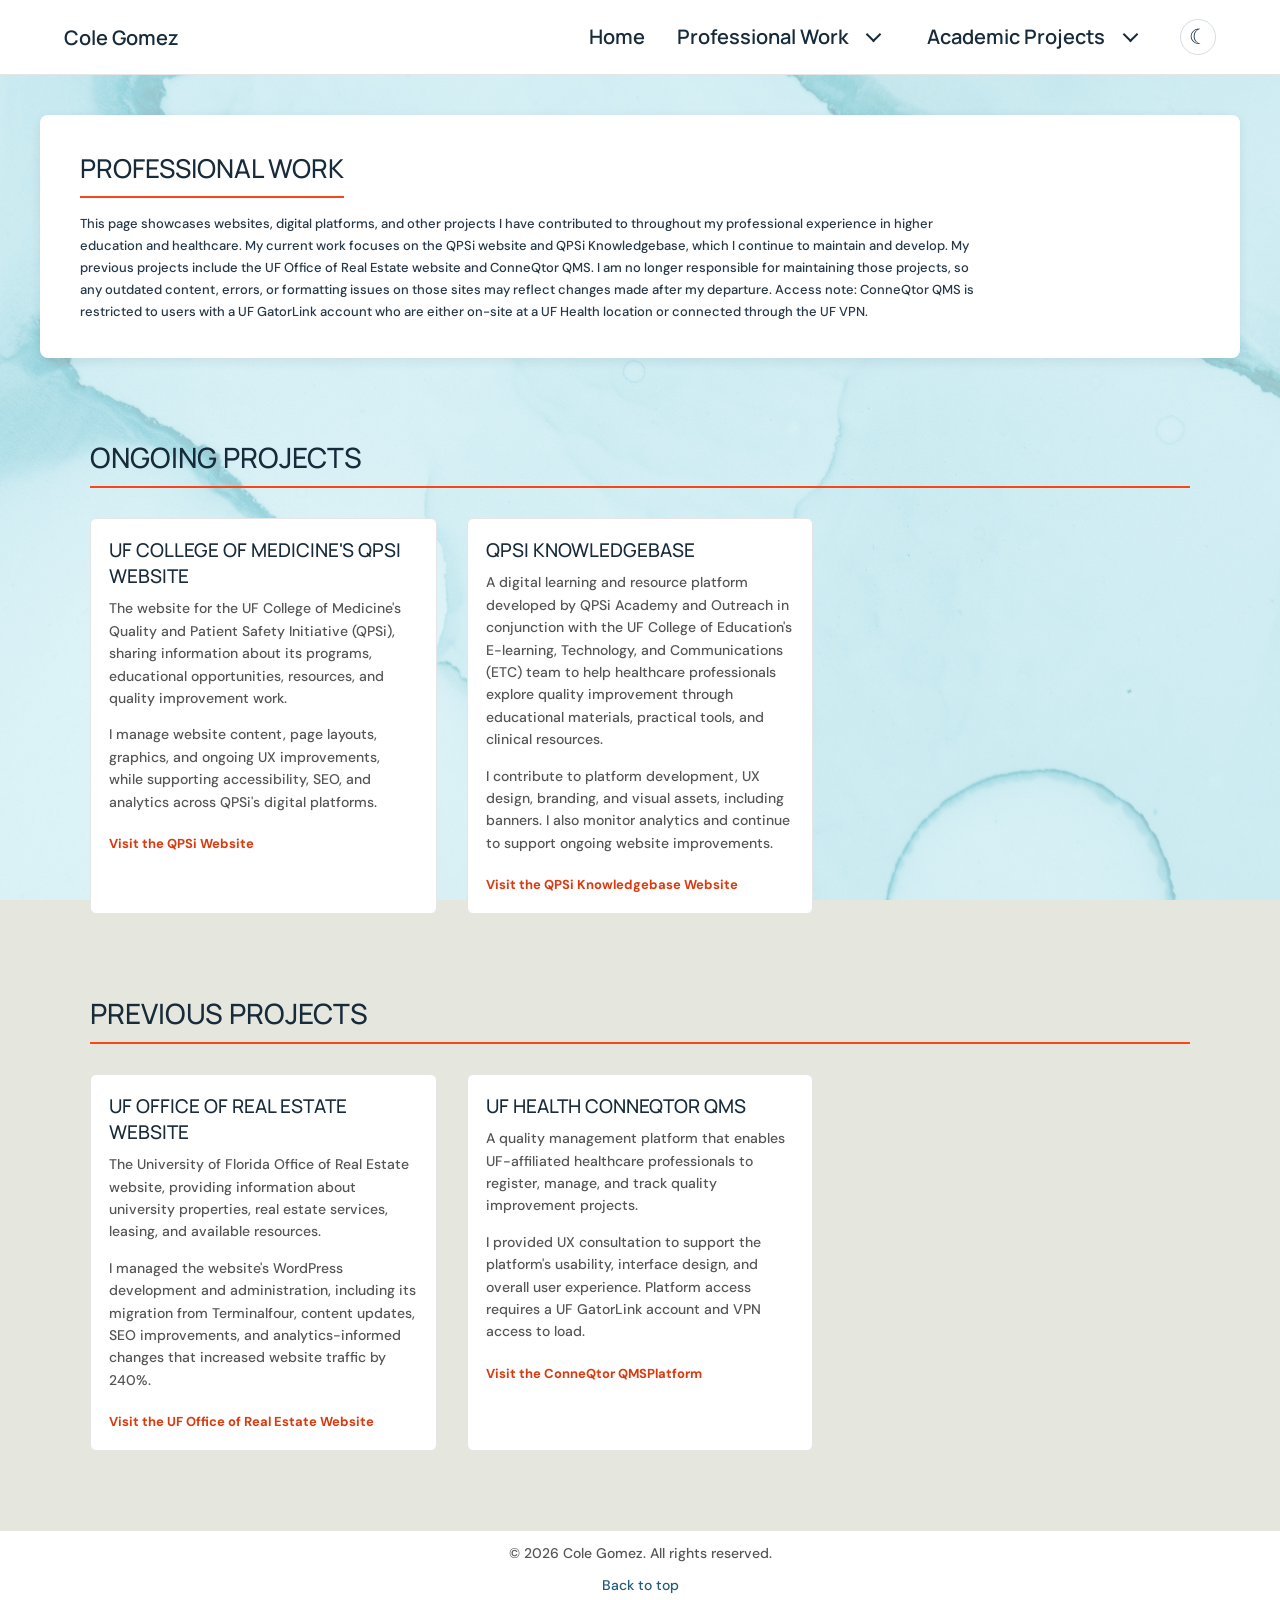
<file: professional-work.html>
<!DOCTYPE html>
<html lang="en">
<head>
	<meta name="keywords" content="" />
	<meta name="description" content="Cole Gomez's e-portfolio showcasing educational technology projects, web design, and multimedia development." />
	<meta http-equiv="content-type" content="text/html; charset=utf-8" />
	<meta name="viewport" content="width=device-width, initial-scale=1.0" />
	<title>Cole Gomez - Portfolio</title>
	<link href="https://fonts.googleapis.com/css2?family=DM+Sans:wght@400;500;600;700&amp;family=Manrope:wght@400;500;600;700;800&amp;display=swap" rel="stylesheet" type="text/css" />
	<link href="style.css" rel="stylesheet" type="text/css" media="screen" />
</head>

<body>
	<a href="#main-content" class="skip-link">Skip to main content</a>
<div id="wrapper">
<!-- START OF THE NAVIGATION SECTION. -->
 
	<nav id="menu-wrapper" aria-label="Main navigation">
		<div id="menu" class="container">
			<div id="site-brand">
				<a href="index.html">Cole Gomez</a>
			</div>

			<div id="nav-controls">
				<ul id="primary-navigation">
					<li>
						<a class="nav-link" href="index.html">Home</a>
					</li>

					<li class="nav-item has-dropdown">
						<div class="nav-link-group">
							<a class="nav-link" href="professional-work.html" aria-current="page">Professional Work</a>
							<button class="dropdown-toggle" type="button"
								aria-label="Show Professional Work project links" data-menu-label="Professional Work project links"
								aria-expanded="false" aria-controls="professional-work-menu">
								<span class="dropdown-chevron" aria-hidden="true"></span>
							</button>
						</div>
						<ul class="dropdown-menu" id="professional-work-menu" hidden="hidden">
							<li><a href="https://qpsi.med.ufl.edu/">QPSi Website</a></li>
							<li><a href="https://knowledge.qpsi.med.ufl.edu/">QPSi Knowledgebase</a></li>
							<li><a href="https://ore.ufl.edu/">UF Office of Real Estate</a></li>
							<li><a href="https://conneqtor.ese.ufhealth.org/landing">ConneQtor QMS</a></li>
						</ul>
					</li>

					<li class="nav-item has-dropdown">
						<div class="nav-link-group">
							<a class="nav-link" href="academic-projects.html">Academic Projects</a>
							<button class="dropdown-toggle" type="button"
								aria-label="Show Academic Projects" data-menu-label="Academic Projects"
								aria-expanded="false" aria-controls="academic-projects-menu">
								<span class="dropdown-chevron" aria-hidden="true"></span>
							</button>
						</div>
						<ul class="dropdown-menu" id="academic-projects-menu" hidden="hidden">
							<li><a href="projects/crafting-visuals.html">Crafting Visuals</a></li>
							<li><a href="projects/website-accessibility-quiz.html">Website Accessibility Quiz</a></li>
							<li><a href="projects/pour-drag-and-drop.html">POUR Drag-and-Drop Activity</a></li>
							<li><a href="projects/e-portfolio-template.html">E-Portfolio Template</a></li>
							<li><a href="projects/educational-video.html">Educational Video</a></li>
							<li><a href="projects/digital-animation.html">Digital Animation</a></li>
							<li><a href="projects/screencast.html">Screencast</a></li>
						</ul>
					</li>
				</ul>

				<button id="theme-toggle" type="button" aria-label="Switch to dark mode" aria-pressed="false">
					<span aria-hidden="true">☾</span>
				</button>
			</div>
		</div>
	</nav>

<!-- END OF THE NAVIGATION SECTION. -->

<main id="main-content" tabindex="-1">
<!-- START OF THE CONTENT SECTION. -->
	
<!-- ACADEMIC PROJECTS INTRODUCTION -->
<div id="academic-intro" class="container">
    <div class="academic-intro-content">
        <h1 class="has-title-underline">Professional Work</h1>
        <p>
            This page showcases websites, digital platforms, and other projects I have contributed to throughout my professional experience in higher education and healthcare. 
            My current work focuses on the QPSi website and QPSi Knowledgebase, which I continue to maintain and develop. 
            My previous projects include the UF Office of Real Estate website and ConneQtor QMS. 
            I am no longer responsible for maintaining those projects, so any outdated content, errors, or formatting issues on those sites may reflect changes made after my departure.
            Access note: ConneQtor QMS is restricted to users with a UF GatorLink account who are either on-site at a UF Health location or connected through the UF VPN.
        </p>
    </div>
</div>


<!-- PROJECTS SECTION: PROJECTS, PROJECT PREVIEWS, AND LINKS TO PROJECT PAGES -->

	<div id="projects" class="container">

		<h2>Ongoing Projects</h2>

		<div id="project-grid">

			<!-- QPSI WEBSITE -->
			<div class="project-card">
				<!-- <a href="#" target="_blank" rel="noopener noreferrer">
					<img src="images/qpsi-website.jpg" alt="QPSi website homepage screenshot" />
				</a> -->
				<h3>UF College of Medicine's QPSi Website</h3>
				<p>
					The website for the UF College of Medicine's Quality and Patient Safety Initiative (QPSi), sharing information about its programs, educational opportunities, resources, and quality improvement work.
				</p>
				<p>
					I manage website content, page layouts, graphics, and ongoing UX improvements, while supporting accessibility, SEO, and analytics across QPSi's digital platforms.
				</p>
				<a href="https://qpsi.med.ufl.edu/" target="_blank" rel="noopener noreferrer">Visit the QPSi Website</a>
			</div>

			<!-- QPSI KNOWLEDGEBASE WEBSITE -->
			<div class="project-card">
				<!-- <a href="#" target="_blank" rel="noopener noreferrer">
					<img src="images/qpsi-knowledgebase.jpg" alt="QPSi Knowledgebase homepage screenshot" />
				</a> -->
				<h3>QPSi Knowledgebase</h3>
				<p>
					A digital learning and resource platform developed by QPSi Academy and Outreach in conjunction with the UF College of Education's E-learning, Technology, and Communications (ETC) team to help healthcare professionals explore quality improvement through educational materials, practical tools, and clinical resources.
				</p>
				<p>
					I contribute to platform development, UX design, branding, and visual assets, including banners. I also monitor analytics and continue to support ongoing website improvements.
				</p>
				<a href="https://knowledge.qpsi.med.ufl.edu/" target="_blank" rel="noopener noreferrer">Visit the QPSi Knowledgebase Website</a>
			</div>

		</div>

	</div>


    <div id="projects" class="container">

		<h2>Previous Projects</h2>

		<div id="project-grid">

			<!-- UF Office of Real Estate Website -->
			<div class="project-card">
				<!-- <a href="#" target="_blank" rel="noopener noreferrer">
					<img src="images/ore-website.jpg" alt="UF Office of Real Estate website screenshot" />
				</a> -->
				<h3>UF Office of Real Estate Website</h3>
				<p>
					The University of Florida Office of Real Estate website, providing information about university properties, real estate services, leasing, and available resources.
				</p>
				<p>
					I managed the website's WordPress development and administration, including its migration from Terminalfour, content updates, SEO improvements, and analytics-informed changes that increased website traffic by 240%.
				</p>
				<a href="#" target="_blank" rel="noopener noreferrer">Visit the UF Office of Real Estate Website</a>
			</div>

			<!-- CONNEQTOR QMS WEBSITE -->
			<div class="project-card">
				<!-- <a href="#" target="_blank" rel="noopener noreferrer">
					<img src="images/conneqtor.jpg" alt="ConneQtor QMS platform screenshot" />
				</a> -->
				<h3>UF Health ConneQtor QMS</h3>
				<p>
					A quality management platform that enables UF-affiliated healthcare professionals to register, manage, and track quality improvement projects.
				</p>
				<p>
					I provided UX consultation to support the platform's usability, interface design, and overall user experience. Platform access requires a UF GatorLink account and VPN access to load.
				</p>
				<a href="https://conneqtor.ese.ufhealth.org/landing" target="_blank" rel="noopener noreferrer">Visit the ConneQtor QMSPlatform</a>
			</div>

		</div>

	</div>




</main>

<!-- END OF THE CONTENT SECTION.  BELOW YOU CAN CUSTOMIZE YOUR FOOTER. -->
</div>

<footer id="footer">
	<!-- START FOOTER -->
    <p>&copy; 2026 Cole Gomez. All rights reserved.</p>
    <a href="#main-content">Back to top</a>
	<!-- END FOOTER -->
</footer>

<script src="script.js"></script>
</body>
</html>
</file>
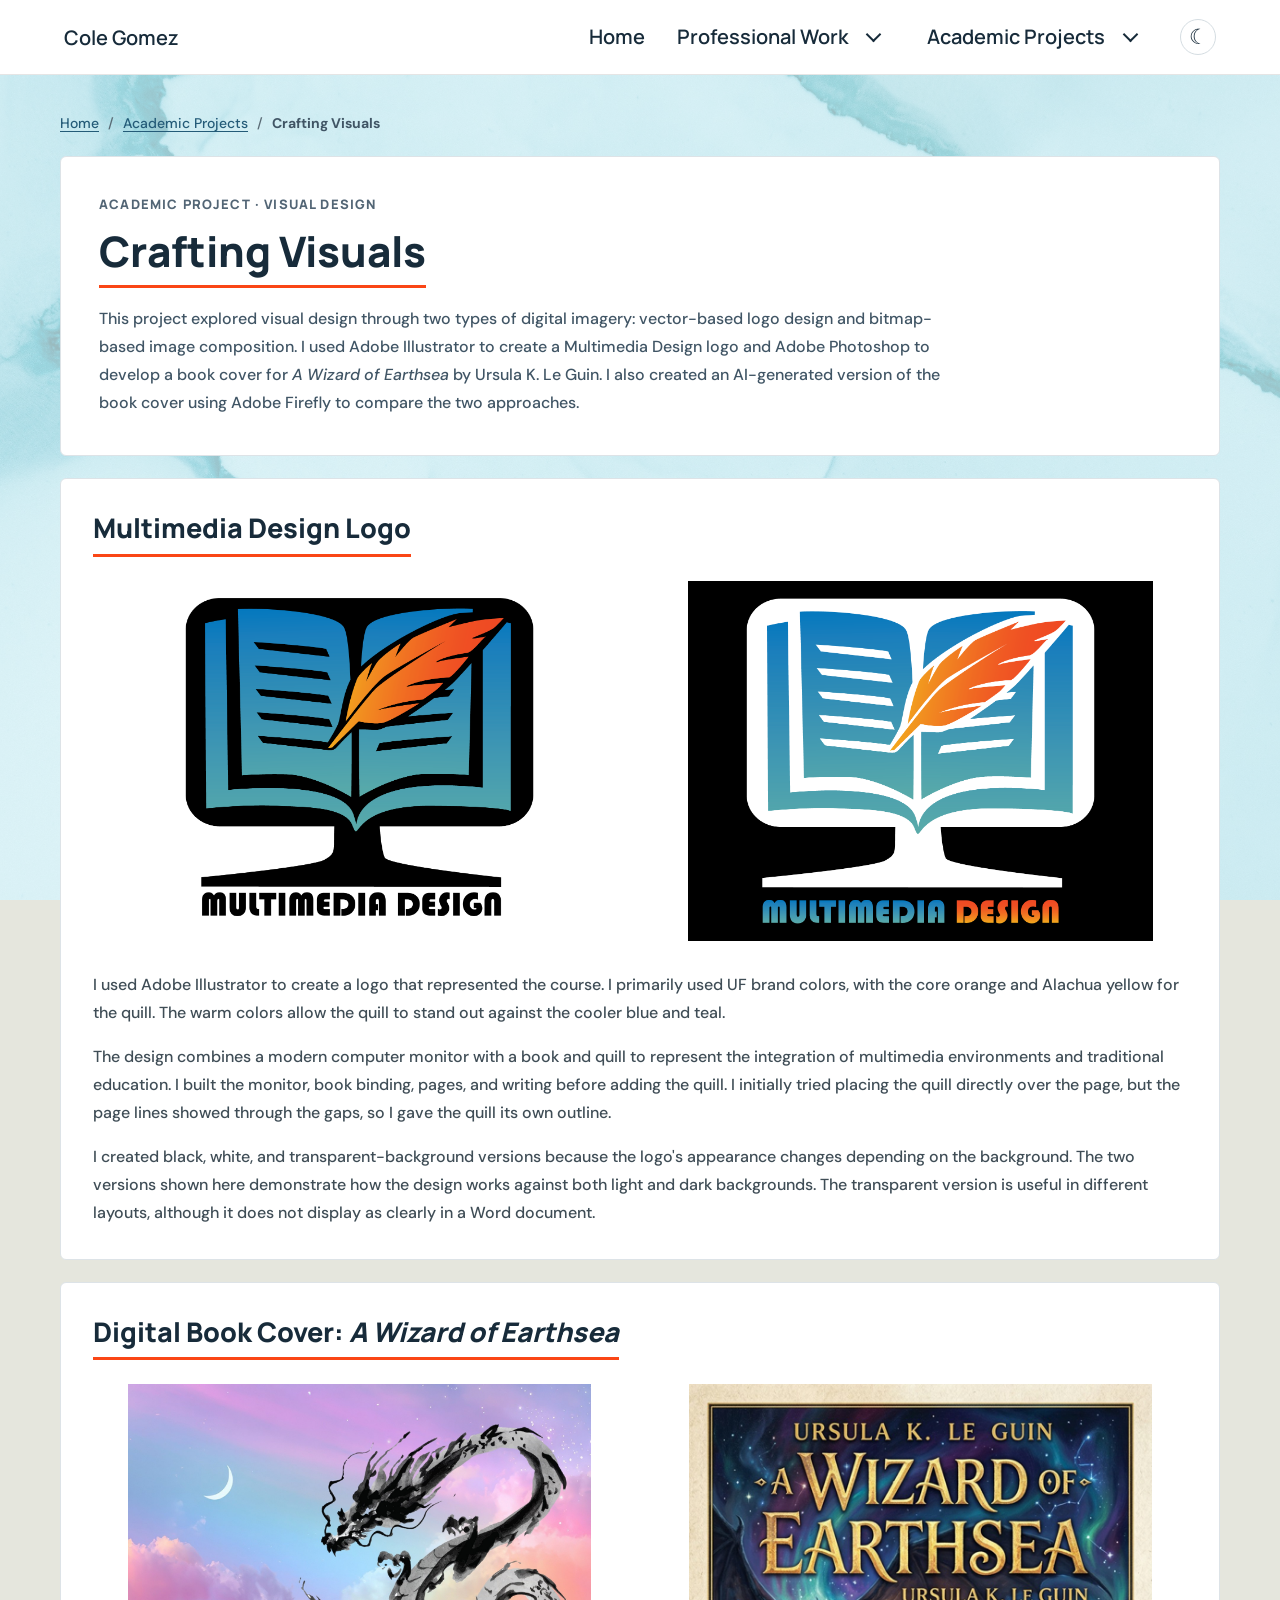
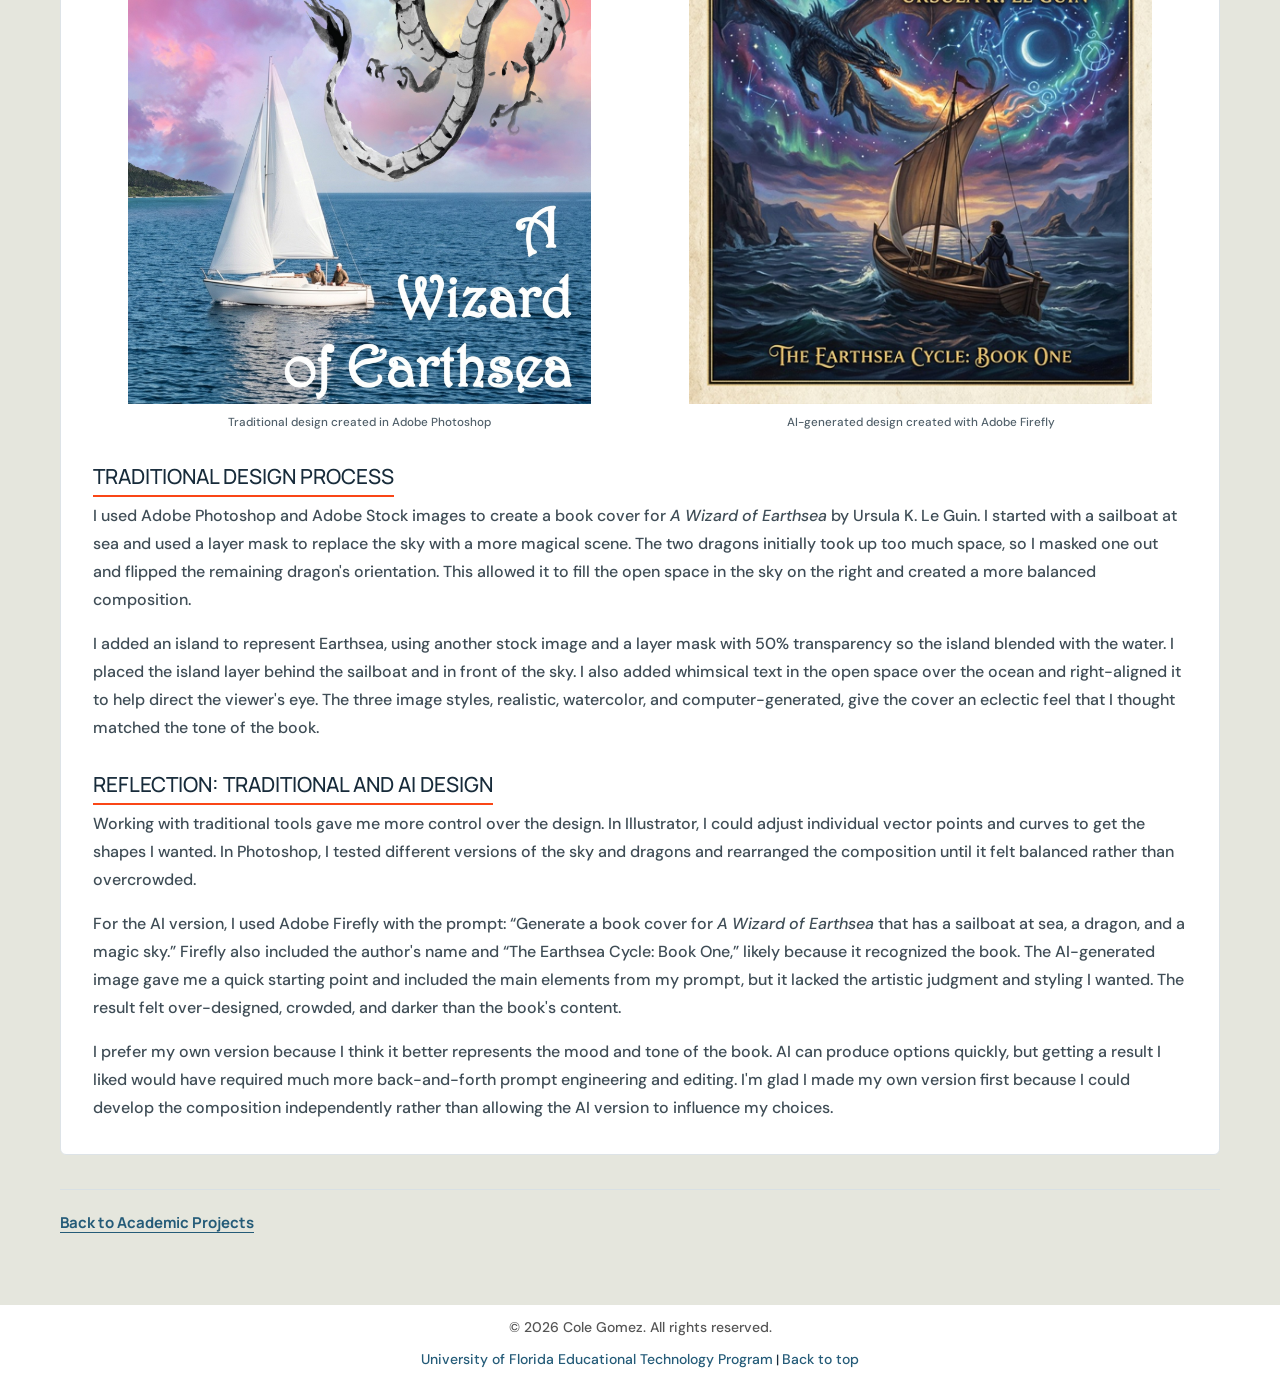
<file: projects/crafting-visuals.html>
<!DOCTYPE html>
<html lang="en">
<head>
    <meta charset="utf-8" />
    <meta name="viewport" content="width=device-width, initial-scale=1.0" />
    <meta name="description" content="A visual design project exploring vector logo design, digital image composition, and AI-generated imagery." />
    <title>Crafting Visuals | Cole Gomez</title>
    <link href="https://fonts.googleapis.com/css2?family=DM+Sans:wght@400;500;600;700&amp;family=Manrope:wght@400;500;600;700;800&amp;display=swap" rel="stylesheet" type="text/css" />
    <link href="../style.css" rel="stylesheet" type="text/css" media="screen" />
</head>

<body>
    <a href="#main-content" class="skip-link">Skip to main content</a>

    <div id="wrapper">
        <nav id="menu-wrapper" aria-label="Main navigation">
            <div id="menu" class="container">
                <div id="site-brand">
                    <a href="../index.html">Cole Gomez</a>
                </div>

                <div id="nav-controls">
                    <ul id="primary-navigation">
                        <li><a class="nav-link" href="../index.html">Home</a></li>

                        <li class="nav-item has-dropdown">
                            <div class="nav-link-group">
                                <a class="nav-link" href="../professional-work.html">Professional Work</a>
                                <button class="dropdown-toggle" type="button"
                                    aria-label="Show Professional Work project links"
                                    data-menu-label="Professional Work project links"
                                    aria-expanded="false" aria-controls="professional-work-menu">
                                    <span class="dropdown-chevron" aria-hidden="true"></span>
                                </button>
                            </div>
                            <ul class="dropdown-menu" id="professional-work-menu" hidden="hidden">
                                <li><a href="qpsi-website.html">QPSi Website</a></li>
                                <li><a href="qpsi-knowledgebase.html">QPSi Knowledgebase</a></li>
                                <li><a href="uf-office-of-real-estate.html">UF Office of Real Estate</a></li>
                                <li><a href="conneqtor-qms.html">ConneQtor QMS</a></li>
                            </ul>
                        </li>

                        <li class="nav-item has-dropdown">
                            <div class="nav-link-group">
                                <a class="nav-link" href="../academic-projects.html" aria-current="page">Academic Projects</a>
                                <button class="dropdown-toggle" type="button"
                                    aria-label="Show Academic Projects project links"
                                    data-menu-label="Academic Projects project links"
                                    aria-expanded="false" aria-controls="academic-projects-menu">
                                    <span class="dropdown-chevron" aria-hidden="true"></span>
                                </button>
                            </div>
                            <ul class="dropdown-menu" id="academic-projects-menu" hidden="hidden">
                                <li><a href="crafting-visuals.html" aria-current="page">Crafting Visuals</a></li>
                                <li><a href="website-accessibility-quiz.html">Website Accessibility Quiz</a></li>
                                <li><a href="pour-drag-and-drop.html">POUR Drag-and-Drop Activity</a></li>
                                <li><a href="e-portfolio-template.html">E-Portfolio Template</a></li>
                                <li><a href="educational-video.html">Educational Video</a></li>
                                <li><a href="digital-animation.html">Digital Animation</a></li>
                                <li><a href="projects/screencast.html">Screencast</a></li>
                            </ul>
                        </li>
                    </ul>

                    <button id="theme-toggle" type="button" aria-label="Switch to dark mode" aria-pressed="false">
                        <span aria-hidden="true">☾</span>
                    </button>
                </div>
            </div>
        </nav>

        <main id="main-content" class="project-page block-template-page crafting-visuals-page" tabindex="-1">
            <nav class="project-breadcrumbs" aria-label="Breadcrumb">
                <a href="../index.html">Home</a>
                <span aria-hidden="true">/</span>
                <a href="../academic-projects.html">Academic Projects</a>
                <span aria-hidden="true">/</span>
                <span aria-current="page">Crafting Visuals</span>
            </nav>

            <header class="block-template-intro">
                <p class="project-category">Academic Project · Visual Design</p>
                <h1>Crafting Visuals</h1>
                <p>This project explored visual design through two types of digital imagery: vector-based logo design and bitmap-based image composition. I used Adobe Illustrator to create a Multimedia Design logo and Adobe Photoshop to develop a book cover for <em>A Wizard of Earthsea</em> by Ursula K. Le Guin. I also created an AI-generated version of the book cover using Adobe Firefly to compare the two approaches.</p>
            </header>

            <div class="block-template-sections crafting-visuals-sections">
                <section class="content-block basic-block" aria-labelledby="logo-design-title">
                    <h2 class="has-title-underline" id="logo-design-title">Multimedia Design Logo</h2>
                    <div class="crafting-image-pair crafting-logo-pair">
                        <figure>
                            <img src="../images/crafting-visuals-logo-black.png"
                                 alt="Multimedia Design logo in black, featuring a computer monitor with an open book and a warm-colored quill." loading="lazy" />
                            <!-- <figcaption>Black logo version</figcaption> -->
                        </figure>
                        <figure>
                            <img src="../images/crafting-visuals-logo-white.png"
                                 alt="Multimedia Design logo in white, featuring a computer monitor with an open book and a warm-colored quill." loading="lazy" />
                            <!-- <figcaption>White logo version</figcaption> -->
                        </figure>
                    </div>
                    <p>I used Adobe Illustrator to create a logo that represented the course. I primarily used UF brand colors, with the core orange and Alachua yellow for the quill. The warm colors allow the quill to stand out against the cooler blue and teal.</p>
                    <p>The design combines a modern computer monitor with a book and quill to represent the integration of multimedia environments and traditional education. I built the monitor, book binding, pages, and writing before adding the quill. I initially tried placing the quill directly over the page, but the page lines showed through the gaps, so I gave the quill its own outline.</p>
                    <p>I created black, white, and transparent-background versions because the logo's appearance changes depending on the background. The two versions shown here demonstrate how the design works against both light and dark backgrounds. The transparent version is useful in different layouts, although it does not display as clearly in a Word document.</p>
                </section>

                <section class="content-block basic-block" aria-labelledby="book-cover-title">
                    <h2 class="has-title-underline" id="book-cover-title">Digital Book Cover: <em>A Wizard of Earthsea</em></h2>
                    <div class="crafting-image-pair crafting-cover-pair">
                        <figure>
                            <img src="../images/original-book-cover.jpg"
                                 alt="Traditional Photoshop book cover design for A Wizard of Earthsea, combining a sailboat at sea, a magical sky, a dragon, and an island." loading="lazy" />
                            <figcaption>Traditional design created in Adobe Photoshop</figcaption>
                        </figure>
                        <figure>
                            <img src="../images/ai-book-cover.png"
                                 alt="AI-generated book cover for A Wizard of Earthsea, created with Adobe Firefly." loading="lazy" />
                            <figcaption>AI-generated design created with Adobe Firefly</figcaption>
                        </figure>
                    </div>

                    <h3 class="has-title-underline">Traditional Design Process</h3>
                    <p>I used Adobe Photoshop and Adobe Stock images to create a book cover for <em>A Wizard of Earthsea</em> by Ursula K. Le Guin. I started with a sailboat at sea and used a layer mask to replace the sky with a more magical scene. The two dragons initially took up too much space, so I masked one out and flipped the remaining dragon's orientation. This allowed it to fill the open space in the sky on the right and created a more balanced composition.</p>
                    <p>I added an island to represent Earthsea, using another stock image and a layer mask with 50% transparency so the island blended with the water. I placed the island layer behind the sailboat and in front of the sky. I also added whimsical text in the open space over the ocean and right-aligned it to help direct the viewer's eye. The three image styles, realistic, watercolor, and computer-generated, give the cover an eclectic feel that I thought matched the tone of the book.</p>

                    <h3 class="has-title-underline">Reflection: Traditional and AI Design</h3>
                    <p>Working with traditional tools gave me more control over the design. In Illustrator, I could adjust individual vector points and curves to get the shapes I wanted. In Photoshop, I tested different versions of the sky and dragons and rearranged the composition until it felt balanced rather than overcrowded.</p>
                    <p>For the AI version, I used Adobe Firefly with the prompt: “Generate a book cover for <em>A Wizard of Earthsea</em> that has a sailboat at sea, a dragon, and a magic sky.” Firefly also included the author's name and “The Earthsea Cycle: Book One,” likely because it recognized the book. The AI-generated image gave me a quick starting point and included the main elements from my prompt, but it lacked the artistic judgment and styling I wanted. The result felt over-designed, crowded, and darker than the book's content.</p>
                    <p>I prefer my own version because I think it better represents the mood and tone of the book. AI can produce options quickly, but getting a result I liked would have required much more back-and-forth prompt engineering and editing. I'm glad I made my own version first because I could develop the composition independently rather than allowing the AI version to influence my choices.</p>
                </section>
            </div>

            <nav class="project-navigation" aria-label="Project navigation">
                <a href="../academic-projects.html">Back to Academic Projects</a>
            </nav>
        </main>

    </div>

    <footer id="footer">
        <p>&copy; 2026 Cole Gomez. All rights reserved.</p>
        <a href="https://education.ufl.edu/educational-technology/" target="_blank" rel="noopener noreferrer">University of Florida Educational Technology Program</a>
        <span aria-hidden="true"> | </span>
        <a href="#main-content">Back to top</a>
    </footer>

   <script src="../script.js"></script>
</body>
</html>
</file>
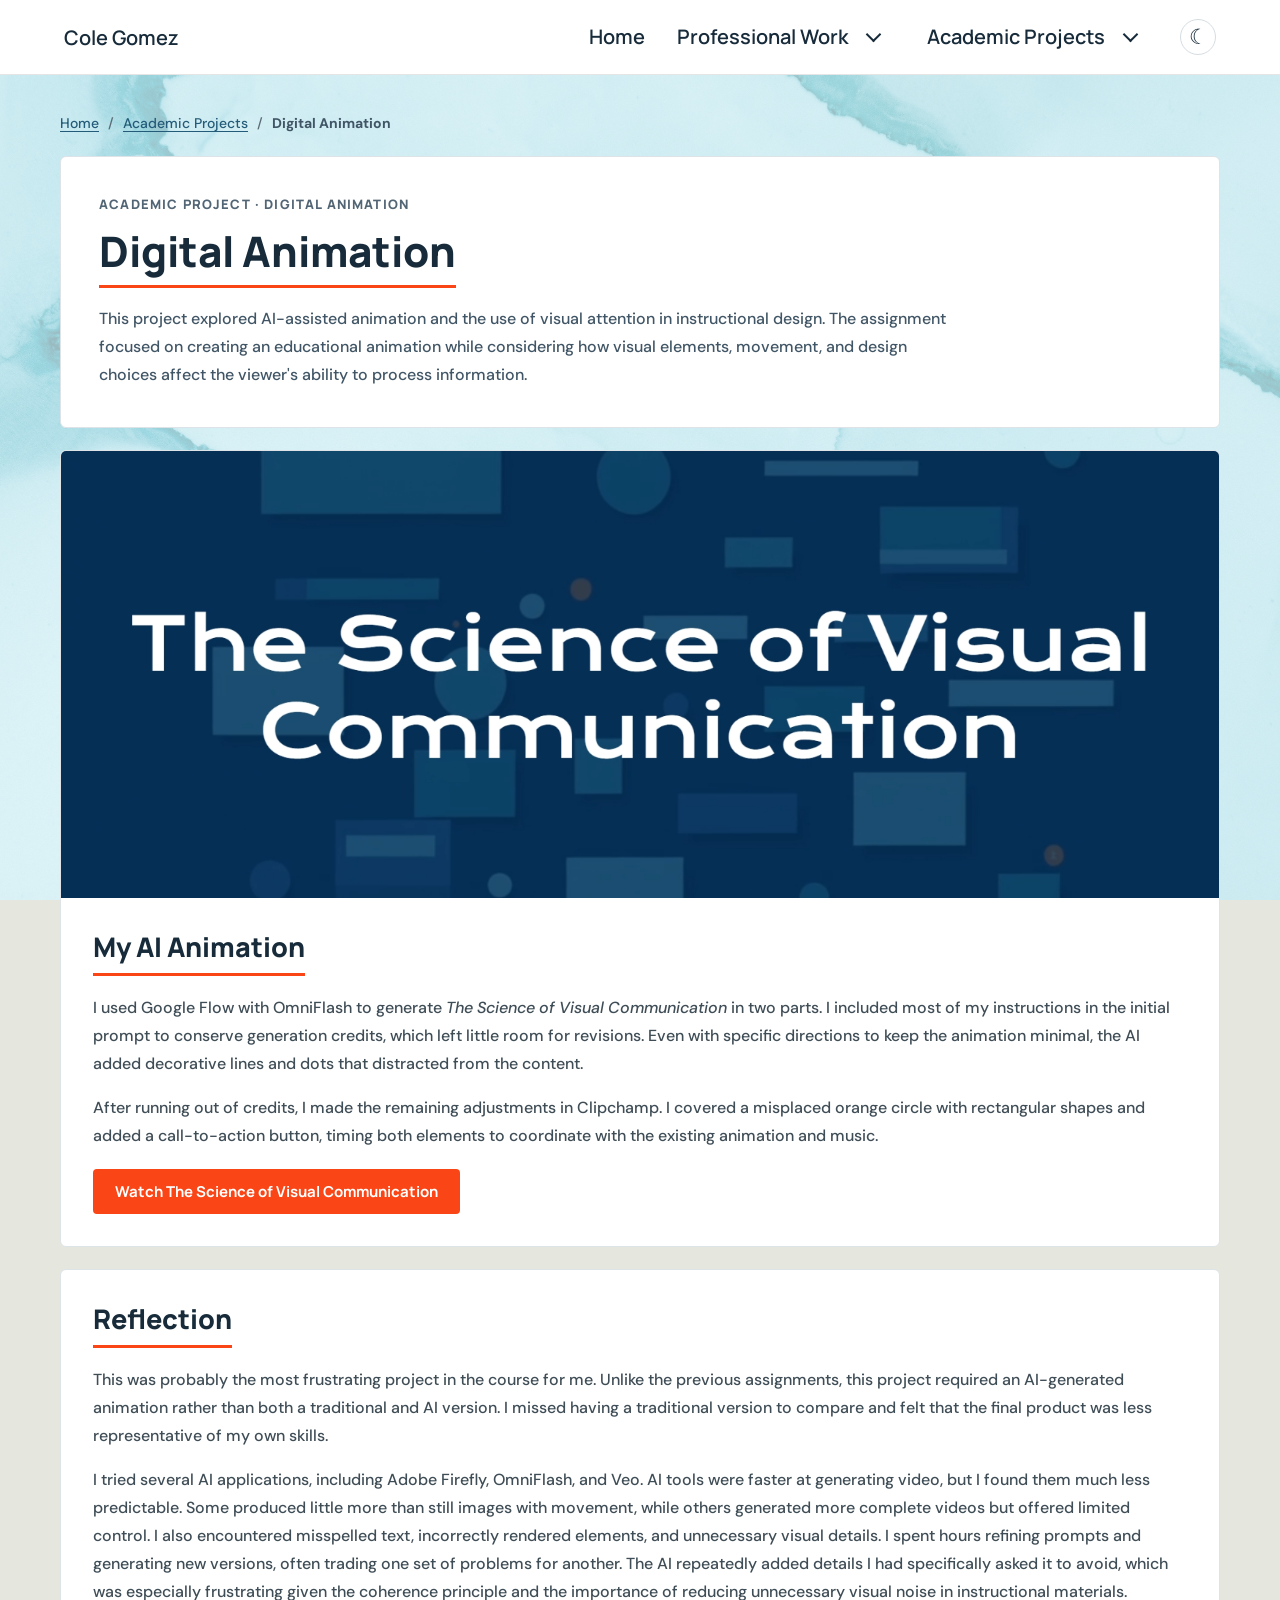
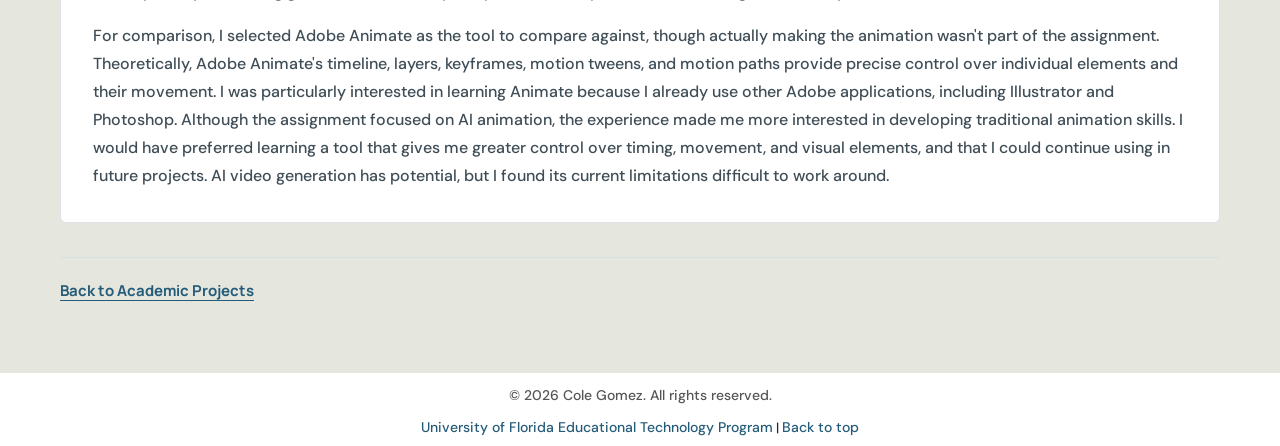
<file: projects/digital-animation.html>
<!DOCTYPE html>
<html lang="en">
<head>
    <meta charset="utf-8" />
    <meta name="viewport" content="width=device-width, initial-scale=1.0" />
    <meta name="description" content="A digital animation project exploring the science of visual attention through AI-generated animation and manual editing." />
    <title>Digital Animation | Cole Gomez</title>
    <link href="https://fonts.googleapis.com/css2?family=DM+Sans:wght@400;500;600;700&amp;family=Manrope:wght@400;500;600;700;800&amp;display=swap" rel="stylesheet" type="text/css" />
    <link href="../style.css" rel="stylesheet" type="text/css" media="screen" />
</head>

<body>
    <a href="#main-content" class="skip-link">Skip to main content</a>

    <div id="wrapper">
        <nav id="menu-wrapper" aria-label="Main navigation">
            <div id="menu" class="container">
                <div id="site-brand">
                    <a href="../index.html">Cole Gomez</a>
                </div>

                <div id="nav-controls">
                    <ul id="primary-navigation">
                        <li><a class="nav-link" href="../index.html">Home</a></li>

                        <li class="nav-item has-dropdown">
                            <div class="nav-link-group">
                                <a class="nav-link" href="../professional-work.html">Professional Work</a>
                                <button class="dropdown-toggle" type="button"
                                    aria-label="Show Professional Work project links"
                                    data-menu-label="Professional Work project links"
                                    aria-expanded="false" aria-controls="professional-work-menu">
                                    <span class="dropdown-chevron" aria-hidden="true"></span>
                                </button>
                            </div>
                            <ul class="dropdown-menu" id="professional-work-menu" hidden="hidden">
                                <li><a href="qpsi-website.html">QPSi Website</a></li>
                                <li><a href="qpsi-knowledgebase.html">QPSi Knowledgebase</a></li>
                                <li><a href="uf-office-of-real-estate.html">UF Office of Real Estate</a></li>
                                <li><a href="conneqtor-qms.html">ConneQtor QMS</a></li>
                            </ul>
                        </li>

                        <li class="nav-item has-dropdown">
                            <div class="nav-link-group">
                                <a class="nav-link" href="../academic-projects.html">Academic Projects</a>
                                <button class="dropdown-toggle" type="button"
                                    aria-label="Show Academic Projects project links"
                                    data-menu-label="Academic Projects project links"
                                    aria-expanded="false" aria-controls="academic-projects-menu">
                                    <span class="dropdown-chevron" aria-hidden="true"></span>
                                </button>
                            </div>
                            <ul class="dropdown-menu" id="academic-projects-menu" hidden="hidden">
                                <li><a href="crafting-visuals.html">Crafting Visuals</a></li>
                                <li><a href="website-accessibility-quiz.html">Website Accessibility Quiz</a></li>
                                <li><a href="pour-drag-and-drop.html">POUR Drag-and-Drop Activity</a></li>
                                <li><a href="e-portfolio-template.html">E-Portfolio Template</a></li>
                                <li><a href="educational-video.html">Educational Video</a></li>
                                <li><a href="digital-animation.html" aria-current="page">Digital Animation</a></li>
                                <li><a href="screencast.html">Screencast</a></li></ul>
                        </li>
                    </ul>

                    <button id="theme-toggle" type="button" aria-label="Switch to dark mode" aria-pressed="false">
                        <span aria-hidden="true">☾</span>
                    </button>
                </div>
            </div>
        </nav>

        <main id="main-content" class="project-page block-template-page digital-animation-page" tabindex="-1">
            <nav class="project-breadcrumbs" aria-label="Breadcrumb">
                <a href="../index.html">Home</a>
                <span aria-hidden="true">/</span>
                <a href="../academic-projects.html">Academic Projects</a>
                <span aria-hidden="true">/</span>
                <span aria-current="page">Digital Animation</span>
            </nav>

            <header class="block-template-intro">
                <p class="project-category">Academic Project · Digital Animation</p>
                <h1>Digital Animation</h1>
                <p>This project explored AI-assisted animation and the use of visual attention in instructional design. The assignment focused on creating an educational animation while considering how visual elements, movement, and design choices affect the viewer's ability to process information.</p>            
            </header>

            <div class="block-template-sections digital-animation-sections">
                <section class="content-block image-block" aria-labelledby="animation-video-title">
                    <figure class="image-block-media">
                        <img src="../images/ai-animation-thumbnail.png"
                             alt="YouTube thumbnail for my AI-generated animation about the science of visual attention."
                             loading="lazy" />
                        <!-- <figcaption>AI-generated animation · Created with Google Flow and OmniFlash, with final edits in Clipchamp</figcaption> -->
                    </figure>
                    <div class="image-block-copy">
                        <h2 class="has-title-underline">My AI Animation</h2>
                        <p>I used Google Flow with OmniFlash to generate <em>The Science of Visual Communication</em> in two parts. I included most of my instructions in the initial prompt to conserve generation credits, which left little room for revisions. Even with specific directions to keep the animation minimal, the AI added decorative lines and dots that distracted from the content.</p>
                        <p>After running out of credits, I made the remaining adjustments in Clipchamp. I covered a misplaced orange circle with rectangular shapes and added a call-to-action button, timing both elements to coordinate with the existing animation and music.</p>
                        <a class="content-button" href="https://youtu.be/x7XEpPc7ybM" target="_blank" rel="noopener noreferrer">Watch The Science of Visual Communication</a>
                   </div>
                </section>

                <section class="content-block basic-block" aria-labelledby="platform-comparison-title">
                    <h2 class="has-title-underline">Reflection</h2>
                        <p>This was probably the most frustrating project in the course for me. Unlike the previous assignments, this project required an AI-generated animation rather than both a traditional and AI version. I missed having a traditional version to compare and felt that the final product was less representative of my own skills.</p>
                        <p>I tried several AI applications, including Adobe Firefly, OmniFlash, and Veo. AI tools were faster at generating video, but I found them much less predictable. Some produced little more than still images with movement, while others generated more complete videos but offered limited control. I also encountered misspelled text, incorrectly rendered elements, and unnecessary visual details. I spent hours refining prompts and generating new versions, often trading one set of problems for another. The AI repeatedly added details I had specifically asked it to avoid, which was especially frustrating given the coherence principle and the importance of reducing unnecessary visual noise in instructional materials.</p>
                        <p>For comparison, I selected Adobe Animate as the tool to compare against, though actually making the animation wasn't part of the assignment. Theoretically, Adobe Animate's timeline, layers, keyframes, motion tweens, and motion paths provide precise control over individual elements and their movement. I was particularly interested in learning Animate because I already use other Adobe applications, including Illustrator and Photoshop. Although the assignment focused on AI animation, the experience made me more interested in developing traditional animation skills. I would have preferred learning a tool that gives me greater control over timing, movement, and visual elements, and that I could continue using in future projects. AI video generation has potential, but I found its current limitations difficult to work around.</p>
                </section>
            </div>

            <nav class="project-navigation" aria-label="Project navigation">
                <a href="../academic-projects.html">Back to Academic Projects</a>
            </nav>
        </main>
       
    </div>

    <footer id="footer">
        <p>&copy; 2026 Cole Gomez. All rights reserved.</p>
        <a href="https://education.ufl.edu/educational-technology/" target="_blank" rel="noopener noreferrer">University of Florida Educational Technology Program</a>
        <span aria-hidden="true"> | </span>
        <a href="#main-content">Back to top</a>
    </footer>

    <script src="../script.js"></script>
</body>
</html>
</file>
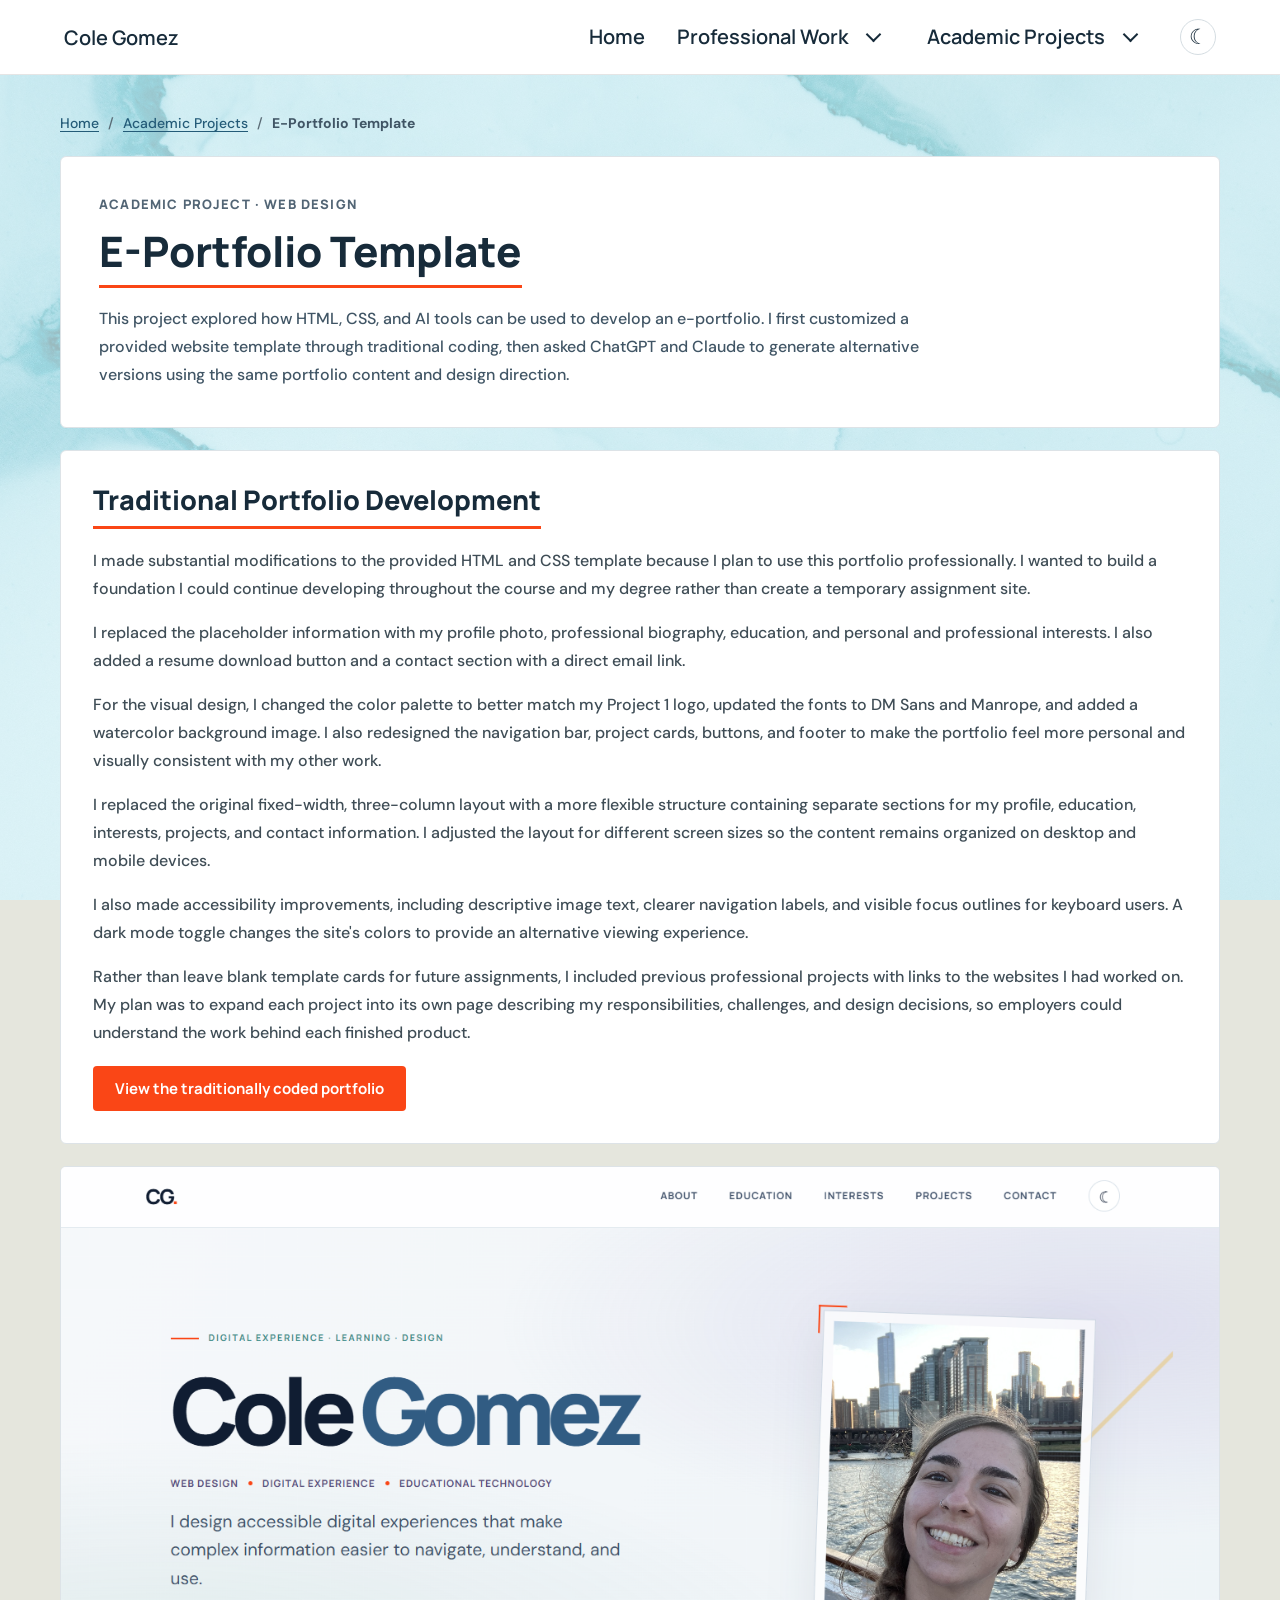
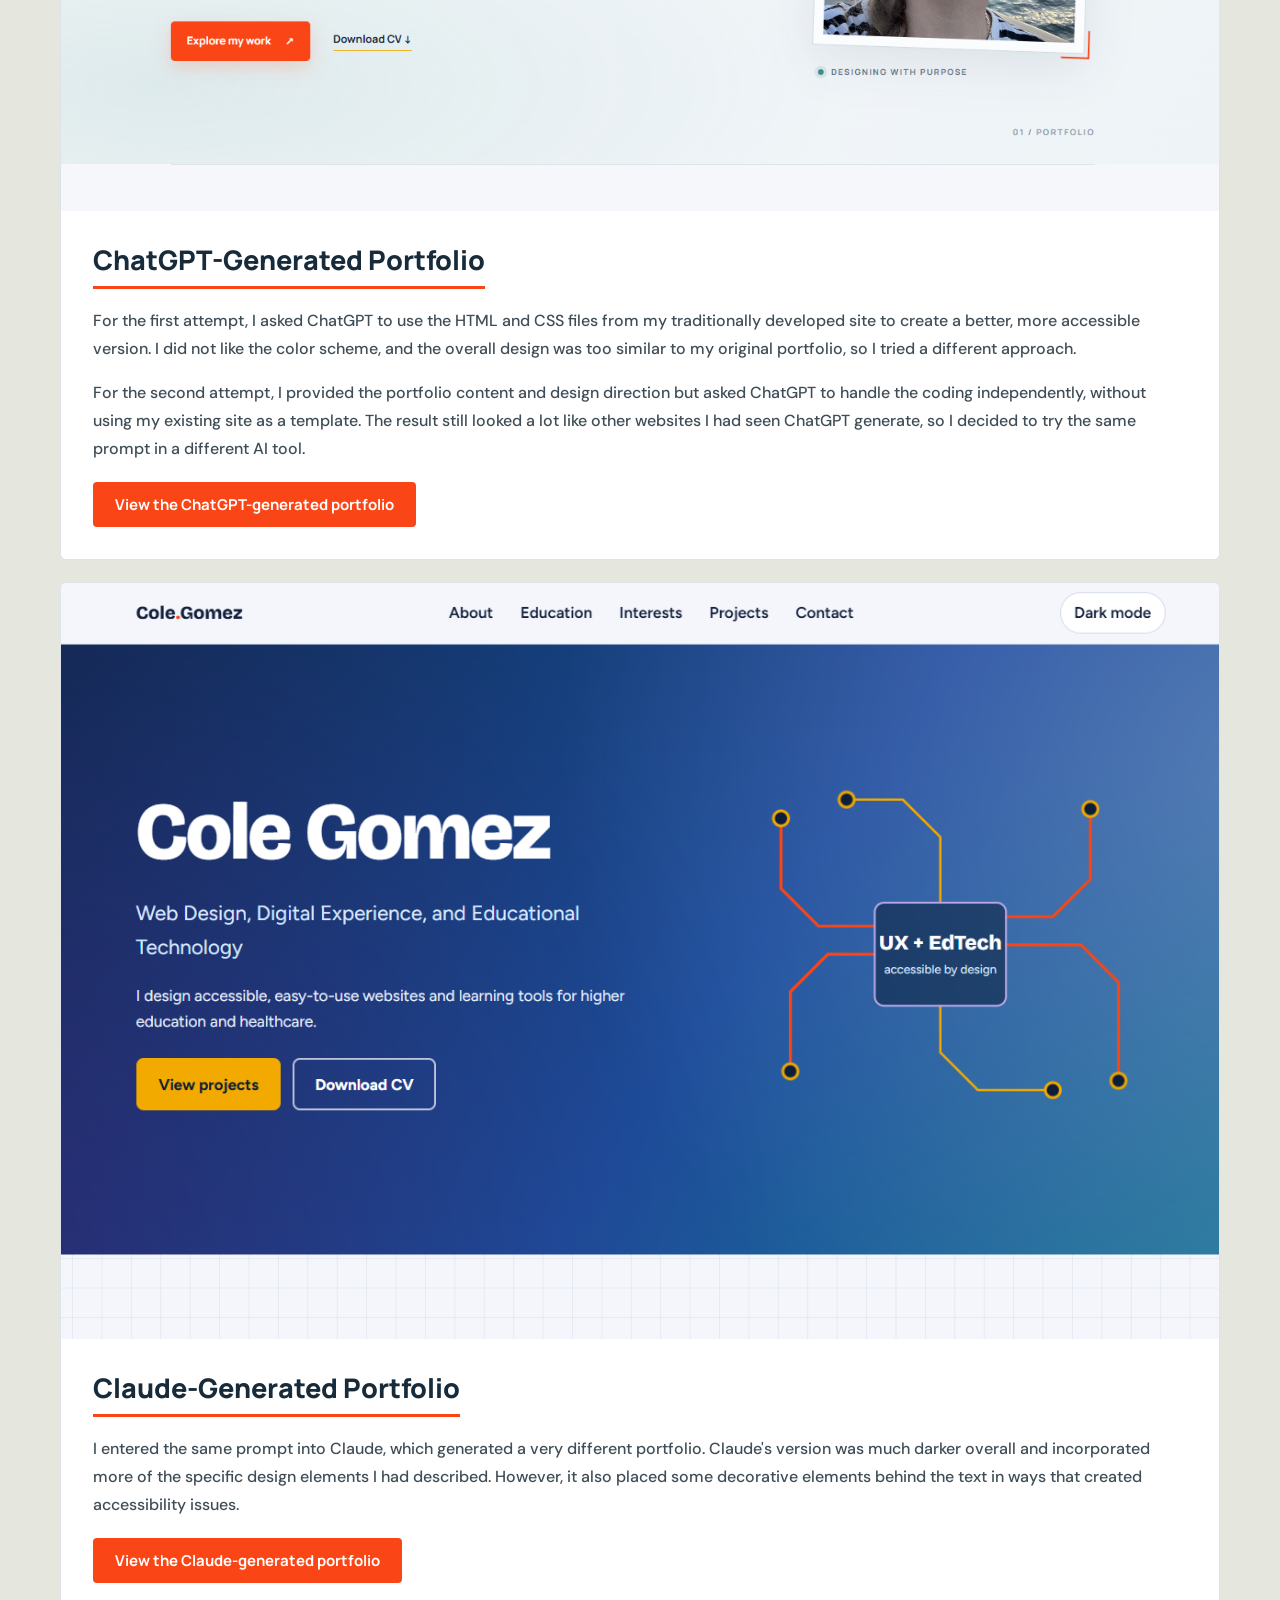
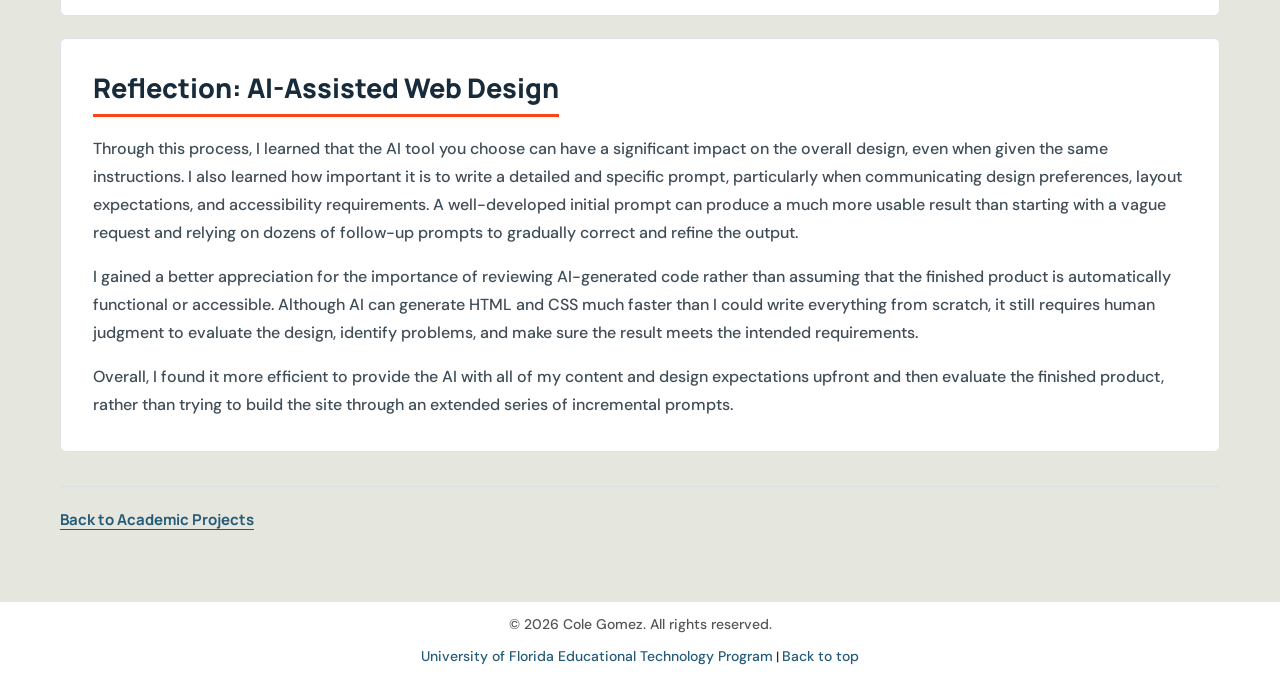
<file: projects/e-portfolio-template.html>
<!DOCTYPE html>
<html lang="en">
<head>
    <meta charset="utf-8" />
    <meta name="viewport" content="width=device-width, initial-scale=1.0" />
    <meta name="description" content="An e-portfolio template project comparing a traditionally coded website with portfolio versions generated by ChatGPT and Claude." />
    <title>E-Portfolio Template | Cole Gomez</title>
    <link href="https://fonts.googleapis.com/css2?family=DM+Sans:wght@400;500;600;700&amp;family=Manrope:wght@400;500;600;700;800&amp;display=swap" rel="stylesheet" type="text/css" />
    <link href="../style.css" rel="stylesheet" type="text/css" media="screen" />
</head>

<body>
    <a href="#main-content" class="skip-link">Skip to main content</a>

    <div id="wrapper">
        <nav id="menu-wrapper" aria-label="Main navigation">
            <div id="menu" class="container">
                <div id="site-brand">
                    <a href="../index.html">Cole Gomez</a>
                </div>

                <div id="nav-controls">
                    <ul id="primary-navigation">
                        <li><a class="nav-link" href="../index.html">Home</a></li>

                        <li class="nav-item has-dropdown">
                            <div class="nav-link-group">
                                <a class="nav-link" href="../professional-work.html">Professional Work</a>
                                <button class="dropdown-toggle" type="button"
                                    aria-label="Show Professional Work project links"
                                    data-menu-label="Professional Work project links"
                                    aria-expanded="false" aria-controls="professional-work-menu">
                                    <span class="dropdown-chevron" aria-hidden="true"></span>
                                </button>
                            </div>
                            <ul class="dropdown-menu" id="professional-work-menu" hidden="hidden">
                                <li><a href="qpsi-website.html">QPSi Website</a></li>
                                <li><a href="qpsi-knowledgebase.html">QPSi Knowledgebase</a></li>
                                <li><a href="uf-office-of-real-estate.html">UF Office of Real Estate</a></li>
                                <li><a href="conneqtor-qms.html">ConneQtor QMS</a></li>
                            </ul>
                        </li>

                        <li class="nav-item has-dropdown">
                            <div class="nav-link-group">
                                <a class="nav-link" href="../academic-projects.html" aria-current="page">Academic Projects</a>
                                <button class="dropdown-toggle" type="button"
                                    aria-label="Show Academic Projects project links"
                                    data-menu-label="Academic Projects project links"
                                    aria-expanded="false" aria-controls="academic-projects-menu">
                                    <span class="dropdown-chevron" aria-hidden="true"></span>
                                </button>
                            </div>
                            <ul class="dropdown-menu" id="academic-projects-menu" hidden="hidden">
                                <li><a href="crafting-visuals.html">Crafting Visuals</a></li>
                                <li><a href="website-accessibility-quiz.html">Website Accessibility Quiz</a></li>
                                <li><a href="pour-drag-and-drop.html">POUR Drag-and-Drop Activity</a></li>
                                <li><a href="e-portfolio-template.html" aria-current="page">E-Portfolio Template</a></li>
                                <li><a href="educational-video.html">Educational Video</a></li>
                                <li><a href="digital-animation.html">Digital Animation</a></li>
                                <li><a href="projects/screencast.html">Screencast</a></li>
                            </ul>
                        </li>
                    </ul>

                    <button id="theme-toggle" type="button" aria-label="Switch to dark mode" aria-pressed="false">
                        <span aria-hidden="true">☾</span>
                    </button>
                </div>
            </div>
        </nav>

        <main id="main-content" class="project-page block-template-page crafting-visuals-page" tabindex="-1">
            <nav class="project-breadcrumbs" aria-label="Breadcrumb">
                <a href="../index.html">Home</a>
                <span aria-hidden="true">/</span>
                <a href="../academic-projects.html">Academic Projects</a>
                <span aria-hidden="true">/</span>
                <span aria-current="page">E-Portfolio Template</span>
            </nav>

            <header class="block-template-intro">
                <p class="project-category">Academic Project · Web Design</p>
                <h1>E-Portfolio Template</h1>
                <p>This project explored how HTML, CSS, and AI tools can be used to develop an e-portfolio. I first customized a provided website template through traditional coding, then asked ChatGPT and Claude to generate alternative versions using the same portfolio content and design direction.</p>
            </header>

            <div class="block-template-sections eportfolio-sections">
                <section class="content-block image-block" aria-labelledby="traditional-portfolio-title">
                    <!-- <figure class="image-block-media">
                        <img src="../images/eportfolio-traditional.png"
                             alt="Screenshot of my traditionally coded e-portfolio, showing its watercolor background, navigation, profile information, and project sections."
                             loading="lazy" />
                        <figcaption>Traditionally coded portfolio · HTML and external CSS</figcaption>
                    </figure> -->
                    <div class="image-block-copy">
                        <h2 class="has-title-underline" id="traditional-portfolio-title">Traditional Portfolio Development</h2>
                        <p>I made substantial modifications to the provided HTML and CSS template because I plan to use this portfolio professionally. I wanted to build a foundation I could continue developing throughout the course and my degree rather than create a temporary assignment site.</p>
                        <p>I replaced the placeholder information with my profile photo, professional biography, education, and personal and professional interests. I also added a resume download button and a contact section with a direct email link.</p>
                        <p>For the visual design, I changed the color palette to better match my Project 1 logo, updated the fonts to DM Sans and Manrope, and added a watercolor background image. I also redesigned the navigation bar, project cards, buttons, and footer to make the portfolio feel more personal and visually consistent with my other work.</p>
                        <p>I replaced the original fixed-width, three-column layout with a more flexible structure containing separate sections for my profile, education, interests, projects, and contact information. I adjusted the layout for different screen sizes so the content remains organized on desktop and mobile devices.</p>
                        <p>I also made accessibility improvements, including descriptive image text, clearer navigation labels, and visible focus outlines for keyboard users. A dark mode toggle changes the site's colors to provide an alternative viewing experience.</p>
                        <p>Rather than leave blank template cards for future assignments, I included previous professional projects with links to the websites I had worked on. My plan was to expand each project into its own page describing my responsibilities, challenges, and design decisions, so employers could understand the work behind each finished product.</p>
                        <p><a class="content-button" href="https://cole-gomez-design.github.io/portfolio/" target="_blank" rel="noopener noreferrer">View the traditionally coded portfolio</a></p>
                        
                    </div>
                </section>

                <section class="content-block image-block" aria-labelledby="chatgpt-portfolio-title">
                    <figure class="image-block-media">
                        <img src="../images/eportfolio-chatgpt.png"
                             alt="Screenshot of the e-portfolio version generated by ChatGPT, showing its layout, colors, and portfolio content."
                             loading="lazy" />
                        <!-- <figcaption>AI-generated portfolio · ChatGPT</figcaption> -->
                    </figure>
                    <div class="image-block-copy">
                        <h2 class="has-title-underline" id="chatgpt-portfolio-title">ChatGPT-Generated Portfolio</h2>
                        <p>For the first attempt, I asked ChatGPT to use the HTML and CSS files from my traditionally developed site to create a better, more accessible version. I did not like the color scheme, and the overall design was too similar to my original portfolio, so I tried a different approach.</p>
                        <p>For the second attempt, I provided the portfolio content and design direction but asked ChatGPT to handle the coding independently, without using my existing site as a template. The result still looked a lot like other websites I had seen ChatGPT generate, so I decided to try the same prompt in a different AI tool.</p>
                        <p><a class="content-button" href="https://cole-gomez-design.github.io/ai-portfolio/" target="_blank" rel="noopener noreferrer">View the ChatGPT-generated portfolio</a></p>
                    
                    </div>
                </section>

                <section class="content-block image-block" aria-labelledby="claude-portfolio-title">
                    <figure class="image-block-media">
                        <img src="../images/eportfolio-claude.png"
                             alt="Screenshot of the e-portfolio version generated by Claude, showing its darker visual design and decorative elements."
                             loading="lazy" />
                        <!-- <figcaption>AI-generated portfolio · Claude</figcaption> -->
                    </figure>
                    <div class="image-block-copy">
                        <h2 class="has-title-underline" id="claude-portfolio-title">Claude-Generated Portfolio</h2>
                        <p>I entered the same prompt into Claude, which generated a very different portfolio. Claude's version was much darker overall and incorporated more of the specific design elements I had described. However, it also placed some decorative elements behind the text in ways that created accessibility issues.</p>
                        <p><a class="content-button" href="https://cole-gomez-design.github.io/claude-portfolio/" target="_blank" rel="noopener noreferrer">View the Claude-generated portfolio</a></p>
                    </div>
                </section>

                <section class="content-block basic-block" aria-labelledby="reflection-title">
                    <h2 class="has-title-underline" id="reflection-title">Reflection: AI-Assisted Web Design</h2>
                    <p>Through this process, I learned that the AI tool you choose can have a significant impact on the overall design, even when given the same instructions. I also learned how important it is to write a detailed and specific prompt, particularly when communicating design preferences, layout expectations, and accessibility requirements. A well-developed initial prompt can produce a much more usable result than starting with a vague request and relying on dozens of follow-up prompts to gradually correct and refine the output.</p>
                    <p>I gained a better appreciation for the importance of reviewing AI-generated code rather than assuming that the finished product is automatically functional or accessible. Although AI can generate HTML and CSS much faster than I could write everything from scratch, it still requires human judgment to evaluate the design, identify problems, and make sure the result meets the intended requirements.</p>
                    <p>Overall, I found it more efficient to provide the AI with all of my content and design expectations upfront and then evaluate the finished product, rather than trying to build the site through an extended series of incremental prompts.</p>
                </section>
            </div>

            <nav class="project-navigation" aria-label="Project navigation">
                <a href="../academic-projects.html">Back to Academic Projects</a>
            </nav>
        </main>

    </div>

    <footer id="footer">
        <p>&copy; 2026 Cole Gomez. All rights reserved.</p>
        <a href="https://education.ufl.edu/educational-technology/" target="_blank" rel="noopener noreferrer">University of Florida Educational Technology Program</a>
        <span aria-hidden="true"> | </span>
        <a href="#main-content">Back to top</a>
    </footer>

   <script src="../script.js"></script>
</body>
</html>
</file>
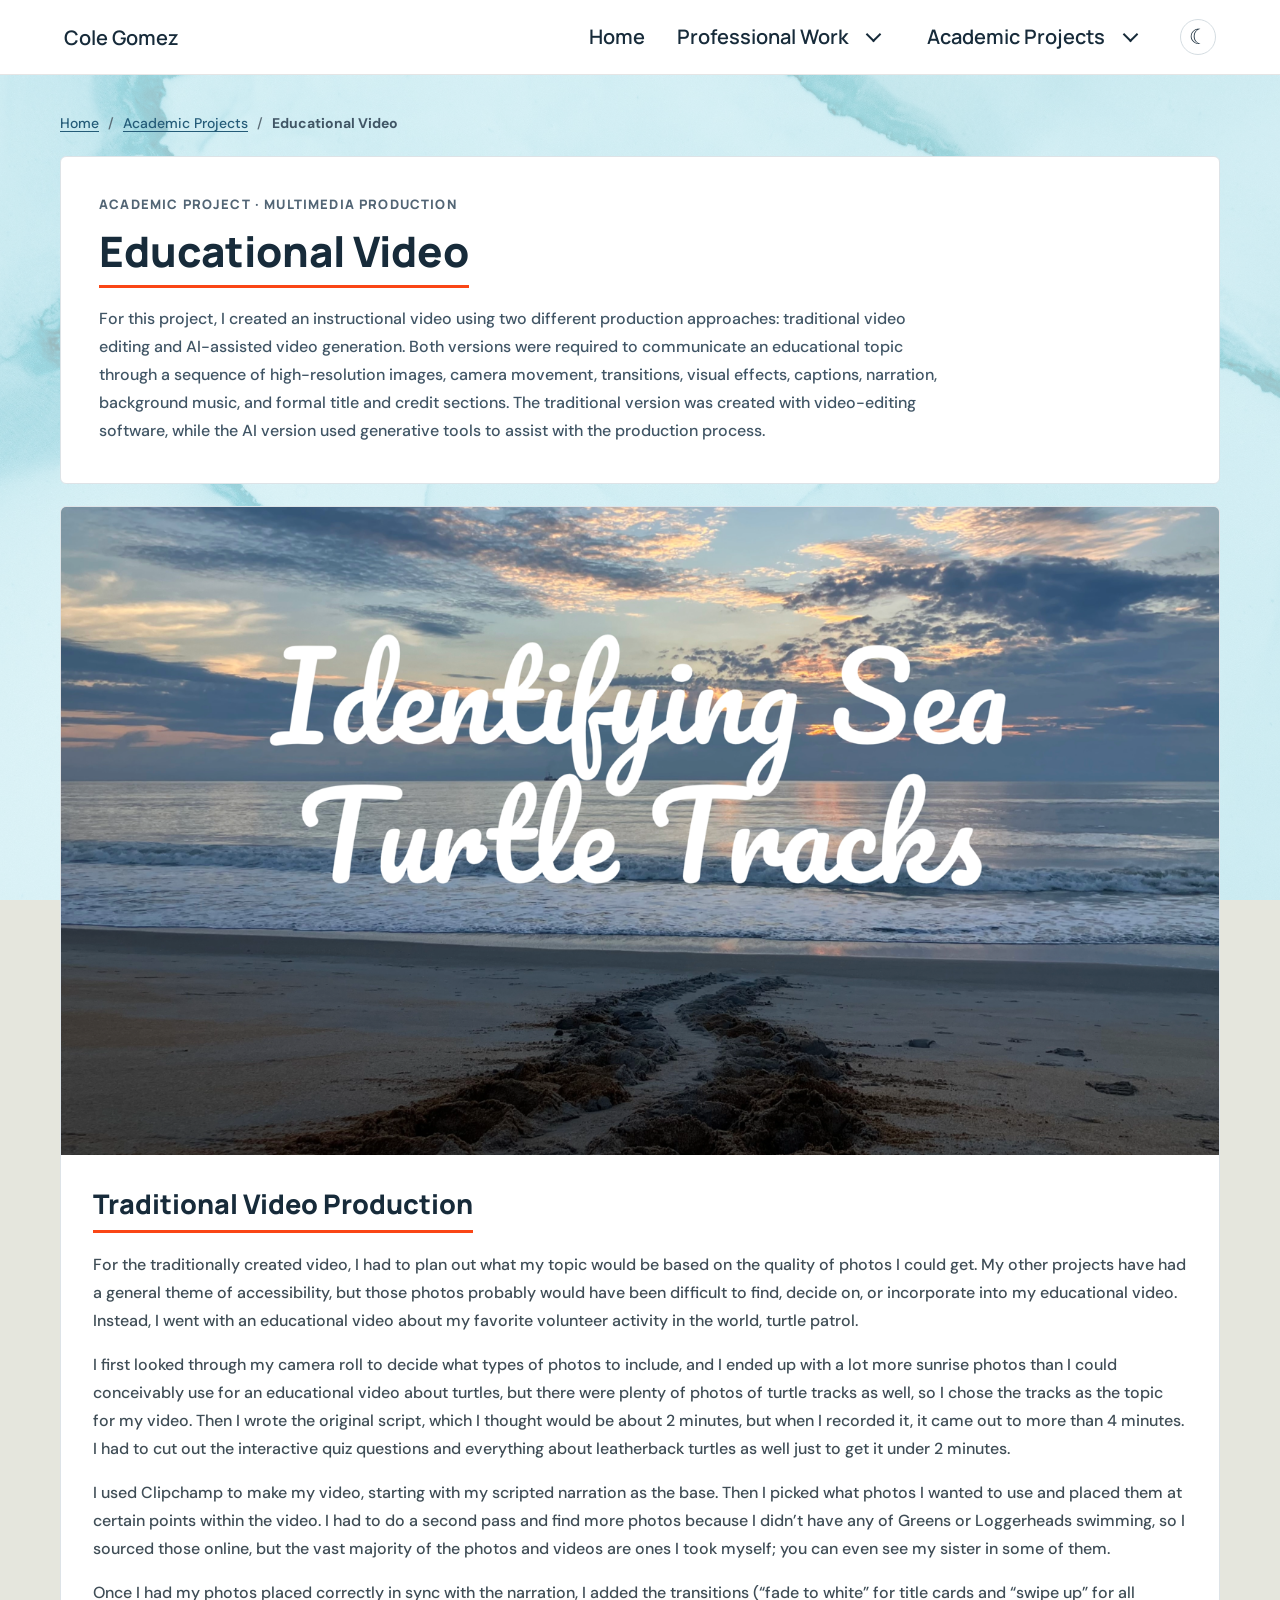
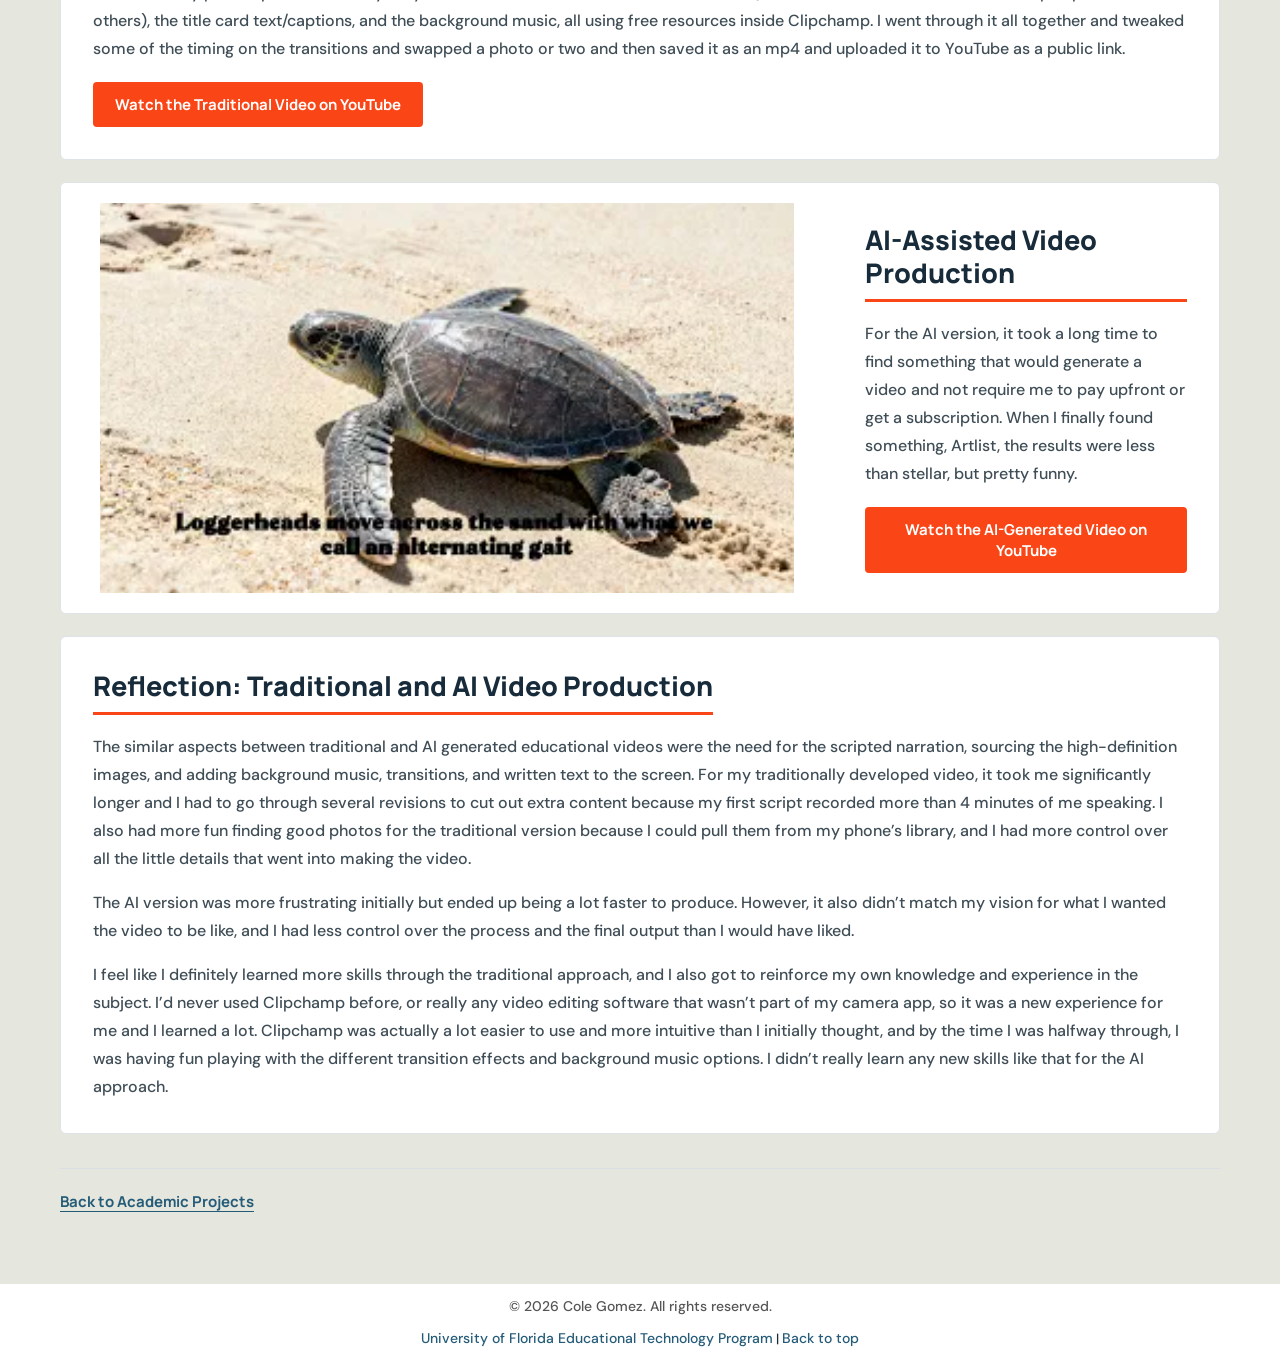
<file: projects/educational-video.html>
<!DOCTYPE html>
<html lang="en">
<head>
    <meta charset="utf-8" />
    <meta name="viewport" content="width=device-width, initial-scale=1.0" />
    <meta name="description" content="An educational video project comparing traditional video editing with AI-assisted video production to explain how to identify Florida sea turtles by their nesting tracks." />
    <title>Educational Video | Cole Gomez</title>
    <link href="https://fonts.googleapis.com/css2?family=DM+Sans:wght@400;500;600;700&amp;family=Manrope:wght@400;500;600;700;800&amp;display=swap" rel="stylesheet" type="text/css" />
    <link href="../style.css" rel="stylesheet" type="text/css" media="screen" />
</head>

<body>
    <a href="#main-content" class="skip-link">Skip to main content</a>

    <div id="wrapper">
        <nav id="menu-wrapper" aria-label="Main navigation">
            <div id="menu" class="container">
                <div id="site-brand">
                    <a href="../index.html">Cole Gomez</a>
                </div>

                <div id="nav-controls">
                    <ul id="primary-navigation">
                        <li><a class="nav-link" href="../index.html">Home</a></li>

                        <li class="nav-item has-dropdown">
                            <div class="nav-link-group">
                                <a class="nav-link" href="../professional-work.html">Professional Work</a>
                                <button class="dropdown-toggle" type="button"
                                    aria-label="Show Professional Work project links"
                                    data-menu-label="Professional Work project links"
                                    aria-expanded="false" aria-controls="professional-work-menu">
                                    <span class="dropdown-chevron" aria-hidden="true"></span>
                                </button>
                            </div>
                            <ul class="dropdown-menu" id="professional-work-menu" hidden="hidden">
                                <li><a href="qpsi-website.html">QPSi Website</a></li>
                                <li><a href="qpsi-knowledgebase.html">QPSi Knowledgebase</a></li>
                                <li><a href="uf-office-of-real-estate.html">UF Office of Real Estate</a></li>
                                <li><a href="conneqtor-qms.html">ConneQtor QMS</a></li>
                            </ul>
                        </li>

                        <li class="nav-item has-dropdown">
                            <div class="nav-link-group">
                                <a class="nav-link" href="../academic-projects.html">Academic Projects</a>
                                <button class="dropdown-toggle" type="button"
                                    aria-label="Show Academic Projects project links"
                                    data-menu-label="Academic Projects project links"
                                    aria-expanded="false" aria-controls="academic-projects-menu">
                                    <span class="dropdown-chevron" aria-hidden="true"></span>
                                </button>
                            </div>
                            <ul class="dropdown-menu" id="academic-projects-menu" hidden="hidden">
                                <li><a href="crafting-visuals.html">Crafting Visuals</a></li>
                                <li><a href="website-accessibility-quiz.html">Website Accessibility Quiz</a></li>
                                <li><a href="pour-drag-and-drop.html">POUR Drag-and-Drop Activity</a></li>
                                <li><a href="e-portfolio-template.html">E-Portfolio Template</a></li>
                                <li><a href="educational-video.html" aria-current="page">Educational Video</a></li>
                                <li><a href="digital-animation.html">Digital Animation</a></li>
                                <li><a href="screencast.html">Screencast</a></li>
                            </ul>
                        </li>
                    </ul>

                    <button id="theme-toggle" type="button" aria-label="Switch to dark mode" aria-pressed="false">
                        <span aria-hidden="true">☾</span>
                    </button>
                </div>
            </div>
        </nav>

        <main id="main-content" class="project-page block-template-page educational-video-page" tabindex="-1">
            <nav class="project-breadcrumbs" aria-label="Breadcrumb">
                <a href="../index.html">Home</a>
                <span aria-hidden="true">/</span>
                <a href="../academic-projects.html">Academic Projects</a>
                <span aria-hidden="true">/</span>
                <span aria-current="page">Educational Video</span>
            </nav>

            <header class="block-template-intro">
                <p class="project-category">Academic Project · Multimedia Production</p>
                <h1>Educational Video</h1>
                <p>For this project, I created an instructional video using two different production approaches: traditional video editing and AI-assisted video generation. Both versions were required to communicate an educational topic through a sequence of high-resolution images, camera movement, transitions, visual effects, captions, narration, background music, and formal title and credit sections. The traditional version was created with video-editing software, while the AI version used generative tools to assist with the production process.</p>
            </header>

            <div class="block-template-sections educational-video-sections">
                <section class="content-block image-block" aria-labelledby="traditional-video-title">
                    <figure class="image-block-media">
                        <img src="../images/Thumbnail.png"
                             alt="YouTube thumbnail for my traditionally produced educational video about identifying green and loggerhead sea turtles by their nesting tracks."
                             loading="lazy" />
                        <!-- <figcaption>Traditional video · Created with Clipchamp</figcaption> -->
                    </figure>
                    <div class="image-block-copy">
                        <h2 class="has-title-underline" id="traditional-video-title">Traditional Video Production</h2>
                        <p>For the traditionally created video, I had to plan out what my topic would be based on the quality of photos I could get. My other projects have had a general theme of accessibility, but those photos probably would have been difficult to find, decide on, or incorporate into my educational video. Instead, I went with an educational video about my favorite volunteer activity in the world, turtle patrol.</p>
                        <p>I first looked through my camera roll to decide what types of photos to include, and I ended up with a lot more sunrise photos than I could conceivably use for an educational video about turtles, but there were plenty of photos of turtle tracks as well, so I chose the tracks as the topic for my video. Then I wrote the original script, which I thought would be about 2 minutes, but when I recorded it, it came out to more than 4 minutes. I had to cut out the interactive quiz questions and everything about leatherback turtles as well just to get it under 2 minutes.</p>
                        <p>I used Clipchamp to make my video, starting with my scripted narration as the base. Then I picked what photos I wanted to use and placed them at certain points within the video. I had to do a second pass and find more photos because I didn’t have any of Greens or Loggerheads swimming, so I sourced those online, but the vast majority of the photos and videos are ones I took myself; you can even see my sister in some of them.</p>
                        <p>Once I had my photos placed correctly in sync with the narration, I added the transitions (“fade to white” for title cards and “swipe up” for all others), the title card text/captions, and the background music, all using free resources inside Clipchamp. I went through it all together and tweaked some of the timing on the transitions and swapped a photo or two and then saved it as an mp4 and uploaded it to YouTube as a public link.</p>
                        <p><a class="content-button" href="https://youtu.be/xSBxtjQohmg" target="_blank" rel="noopener noreferrer">Watch the Traditional Video on YouTube</a></p>
                    </div>
                </section>

                <section class="content-block flipflop-left" aria-labelledby="flipflop-left-title">
                    <figure class="flipflop-left-media">
                        <img src="../images/ai-thumbnail.png"
                             alt="YouTube thumbnail for the AI-generated educational video about identifying green and loggerhead sea turtles by their nesting tracks."
                             loading="lazy" />
                        <!-- <figcaption>AI-generated video · Created with Artlist</figcaption> -->
                    </figure>
                    <div class="flipflop-left-copy">
                        <h2 class="has-title-underline" id="flipflop-left-title">AI-Assisted Video Production</h2>
                            <p>For the AI version, it took a long time to find something that would generate a video and not require me to pay upfront or get a subscription. When I finally found something, Artlist, the results were less than stellar, but pretty funny.</p>
                            <p><a class="content-button" href="https://youtu.be/2e13upVujCw" target="_blank" rel="noopener noreferrer">Watch the AI-Generated Video on YouTube</a></p>
                    </div>
                </section>

                <section class="content-block basic-block" aria-labelledby="reflection-title">
                    <h2 class="has-title-underline" id="reflection-title">Reflection: Traditional and AI Video Production</h2>
                    <p>The similar aspects between traditional and AI generated educational videos were the need for the scripted narration, sourcing the high-definition images, and adding background music, transitions, and written text to the screen. For my traditionally developed video, it took me significantly longer and I had to go through several revisions to cut out extra content because my first script recorded more than 4 minutes of me speaking. I also had more fun finding good photos for the traditional version because I could pull them from my phone’s library, and I had more control over all the little details that went into making the video.</p>
                    <p>The AI version was more frustrating initially but ended up being a lot faster to produce. However, it also didn’t match my vision for what I wanted the video to be like, and I had less control over the process and the final output than I would have liked.</p>
                    <p>I feel like I definitely learned more skills through the traditional approach, and I also got to reinforce my own knowledge and experience in the subject. I’d never used Clipchamp before, or really any video editing software that wasn’t part of my camera app, so it was a new experience for me and I learned a lot. Clipchamp was actually a lot easier to use and more intuitive than I initially thought, and by the time I was halfway through, I was having fun playing with the different transition effects and background music options. I didn’t really learn any new skills like that for the AI approach.</p>
                </section>
            </div>

            <nav class="project-navigation" aria-label="Project navigation">
                <a href="../academic-projects.html">Back to Academic Projects</a>
            </nav>
        </main>

    </div>

    <footer id="footer">
        <p>&copy; 2026 Cole Gomez. All rights reserved.</p>
        <a href="https://education.ufl.edu/educational-technology/" target="_blank" rel="noopener noreferrer">University of Florida Educational Technology Program</a>
        <span aria-hidden="true"> | </span>
        <a href="#main-content">Back to top</a>
    </footer>

    <script src="../script.js"></script>
</body>
</html>
</file>
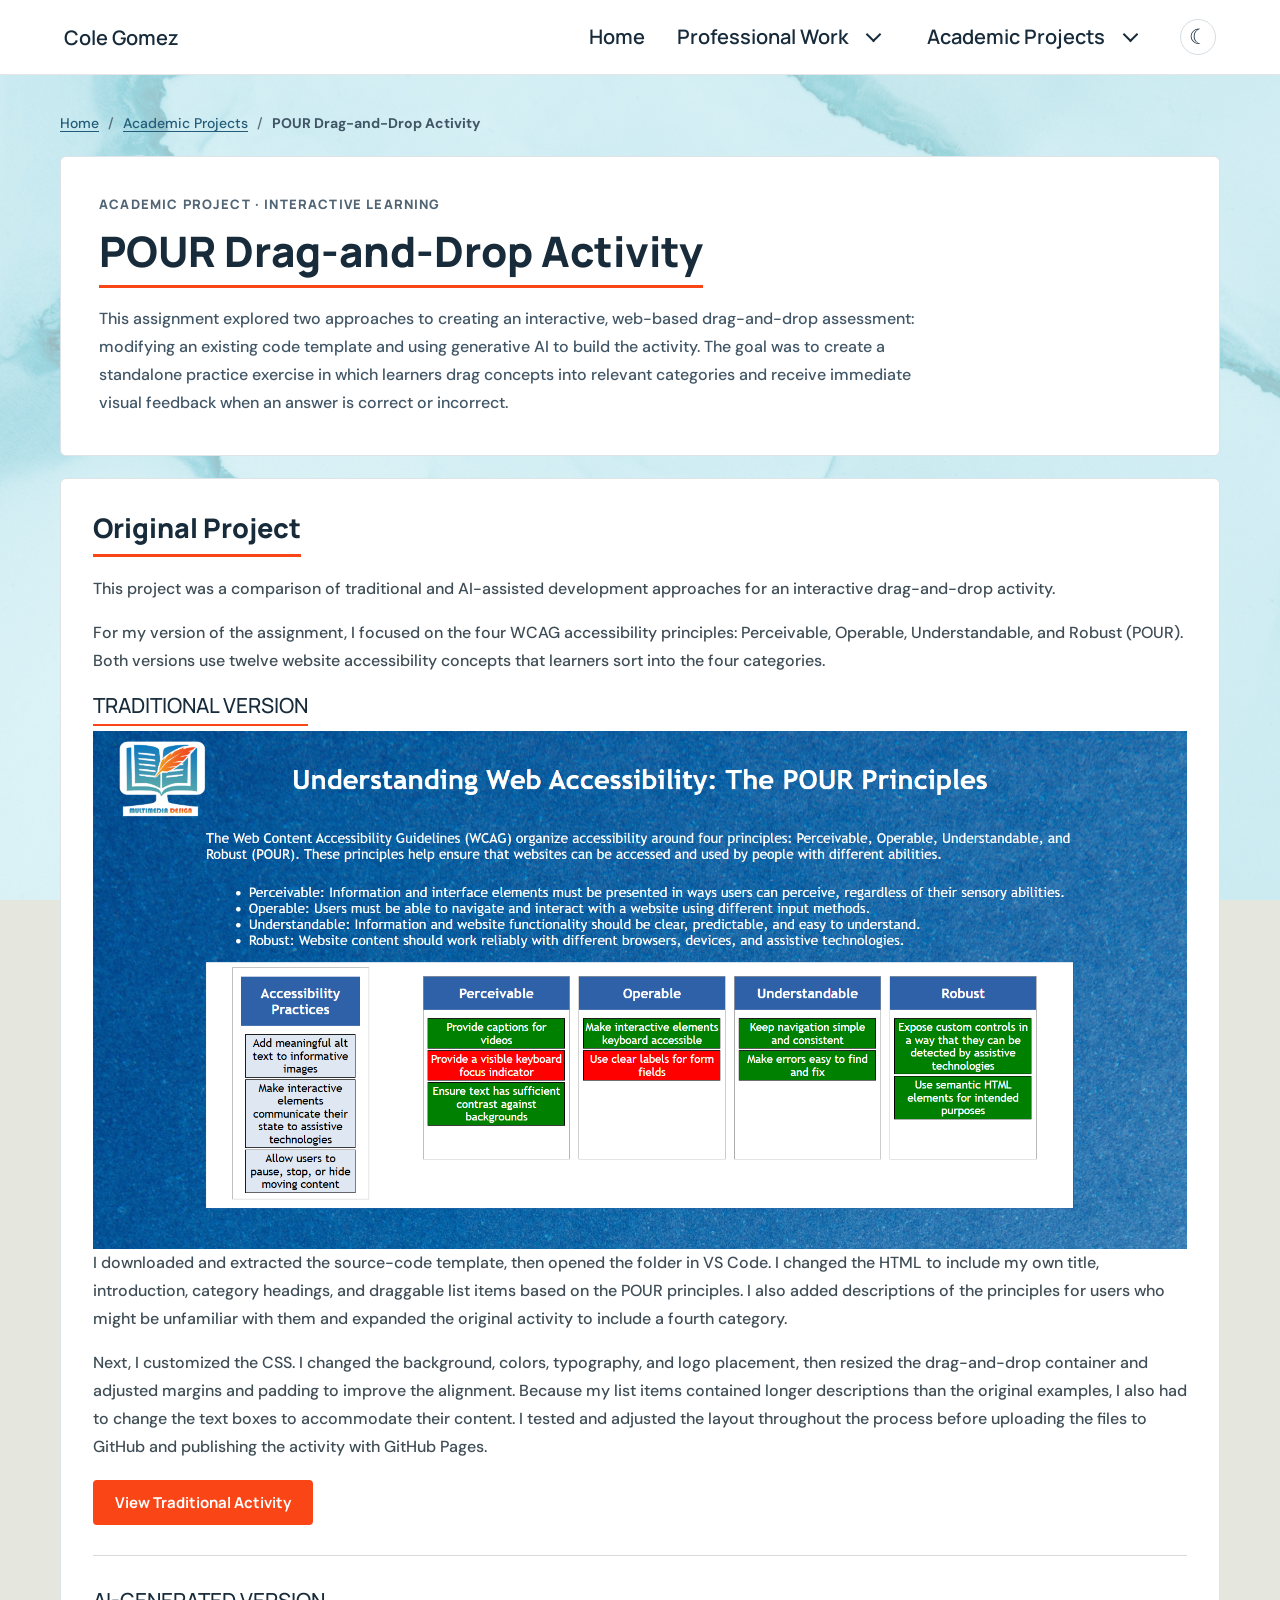
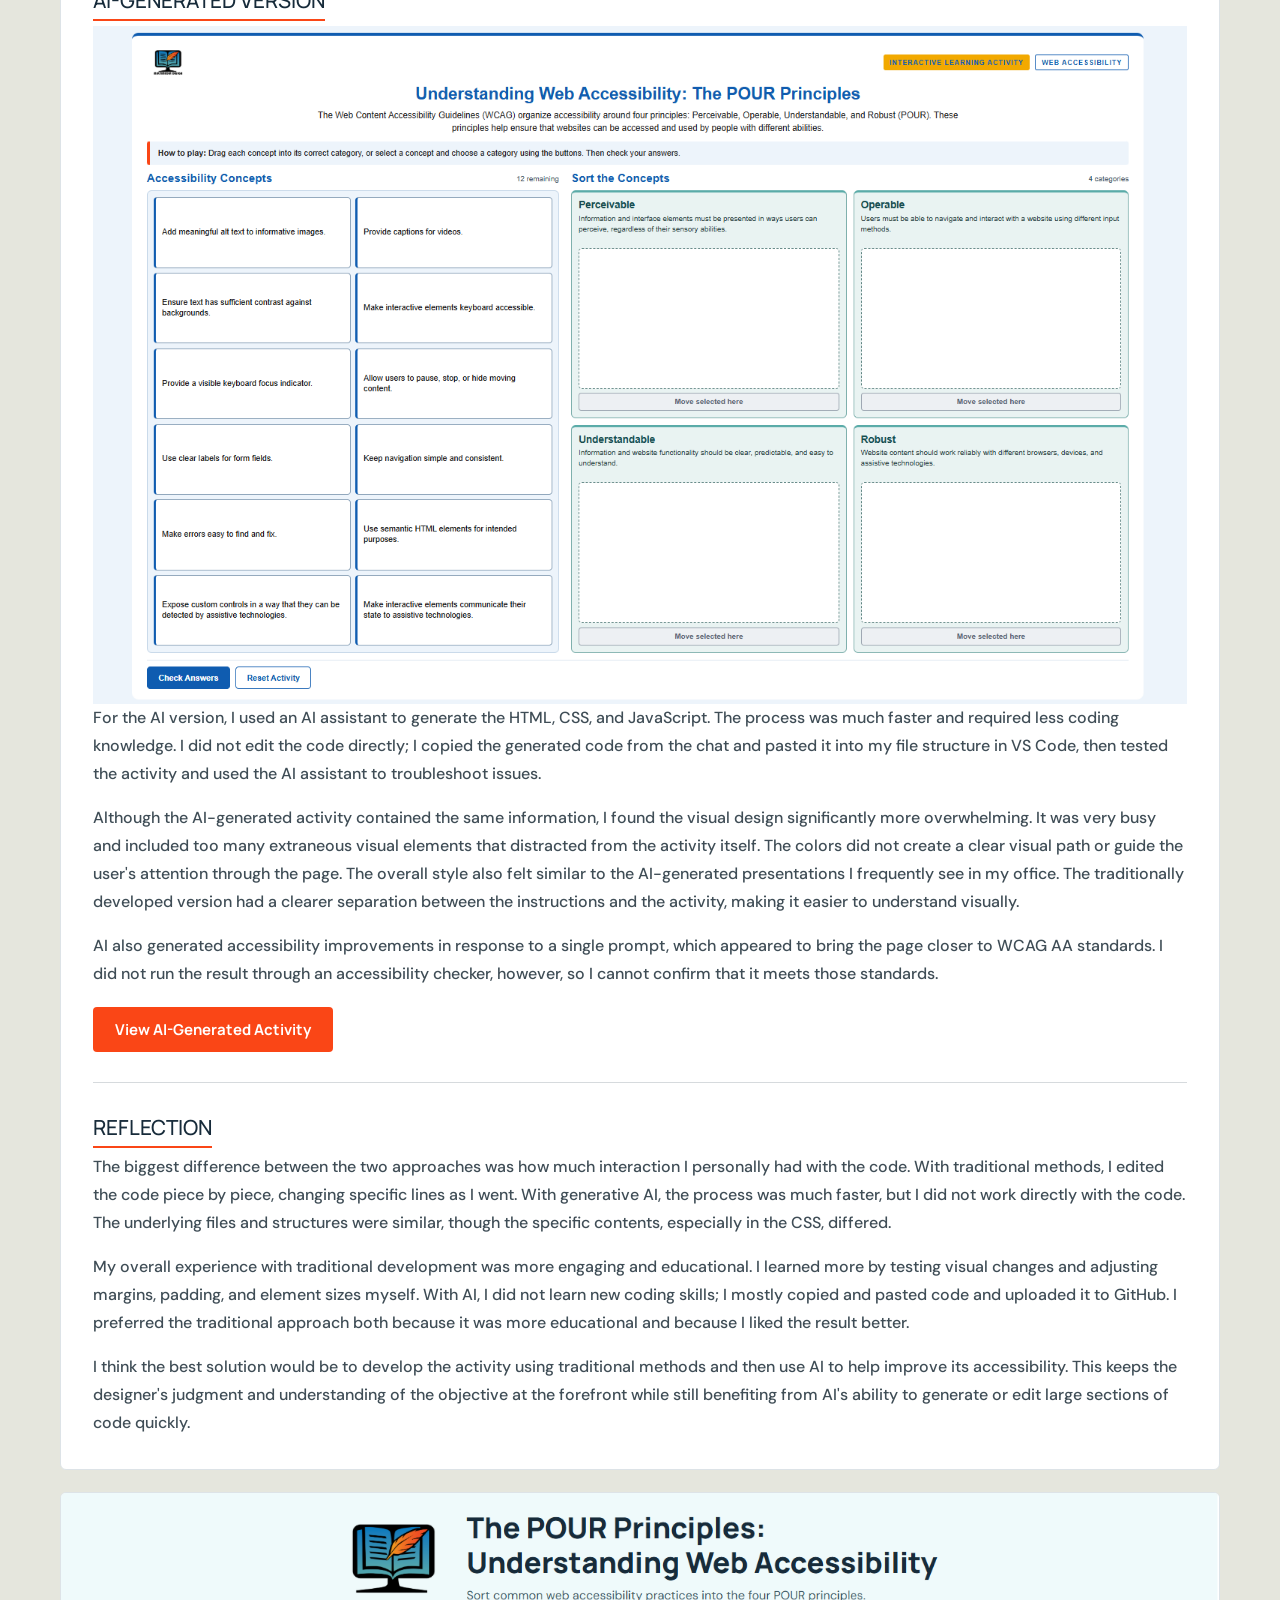
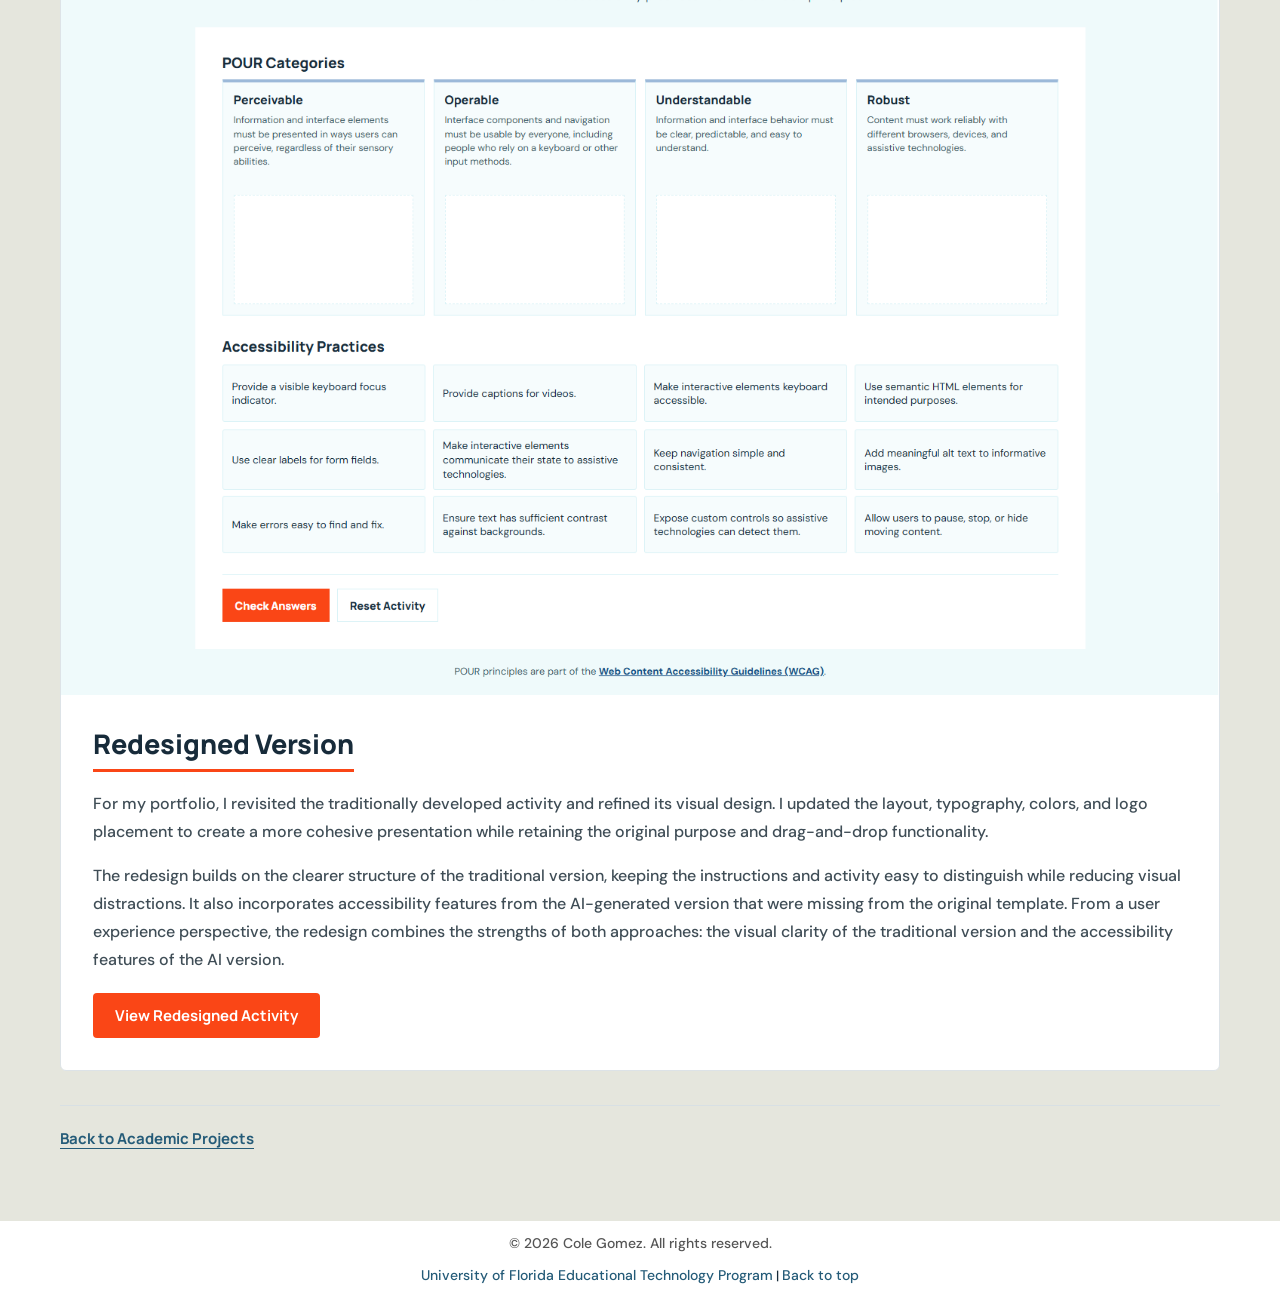
<file: projects/pour-drag-and-drop.html>
<!DOCTYPE html>
<html lang="en">
<head>
    <meta charset="utf-8" />
    <meta name="viewport" content="width=device-width, initial-scale=1.0" />
    <meta name="description" content="An interactive sorting activity introducing the four WCAG POUR accessibility principles, with traditionally developed, AI-generated, and redesigned versions." />
    <title>POUR Drag-and-Drop Activity | Cole Gomez</title>
    <link href="https://fonts.googleapis.com/css2?family=DM+Sans:wght@400;500;600;700&amp;family=Manrope:wght@400;500;600;700;800&amp;display=swap" rel="stylesheet" type="text/css" />
    <link href="../style.css" rel="stylesheet" type="text/css" media="screen" />
</head>

<body>
    <a href="#main-content" class="skip-link">Skip to main content</a>

    <div id="wrapper">
        <nav id="menu-wrapper" aria-label="Main navigation">
            <div id="menu" class="container">
                <div id="site-brand">
                    <a href="../index.html">Cole Gomez</a>
                </div>

                <div id="nav-controls">
                    <ul id="primary-navigation">
                        <li><a class="nav-link" href="../index.html">Home</a></li>

                        <li class="nav-item has-dropdown">
                            <div class="nav-link-group">
                                <a class="nav-link" href="../professional-work.html">Professional Work</a>
                                <button class="dropdown-toggle" type="button"
                                    aria-label="Show Professional Work project links"
                                    data-menu-label="Professional Work project links"
                                    aria-expanded="false" aria-controls="professional-work-menu">
                                    <span class="dropdown-chevron" aria-hidden="true"></span>
                                </button>
                            </div>
                            <ul class="dropdown-menu" id="professional-work-menu" hidden="hidden">
                                <li><a href="qpsi-website.html">QPSi Website</a></li>
                                <li><a href="qpsi-knowledgebase.html">QPSi Knowledgebase</a></li>
                                <li><a href="uf-office-of-real-estate.html">UF Office of Real Estate</a></li>
                                <li><a href="conneqtor-qms.html">ConneQtor QMS</a></li>
                            </ul>
                        </li>

                        <li class="nav-item has-dropdown">
                            <div class="nav-link-group">
                                <a class="nav-link" href="../academic-projects.html">Academic Projects</a>
                                <button class="dropdown-toggle" type="button"
                                    aria-label="Show Academic Projects project links"
                                    data-menu-label="Academic Projects project links"
                                    aria-expanded="false" aria-controls="academic-projects-menu">
                                    <span class="dropdown-chevron" aria-hidden="true"></span>
                                </button>
                            </div>
                            <ul class="dropdown-menu" id="academic-projects-menu" hidden="hidden">
                                <li><a href="crafting-visuals.html">Crafting Visuals</a></li>
                                <li><a href="website-accessibility-quiz.html">Website Accessibility Quiz</a></li>
                                <li><a href="pour-drag-and-drop.html" aria-current="page">POUR Drag-and-Drop Activity</a></li>
                                <li><a href="e-portfolio-template.html">E-Portfolio Template</a></li>
                                <li><a href="educational-video.html">Educational Video</a></li>
                                <li><a href="digital-animation.html">Digital Animation</a></li>
                                <li><a href="screencast.html">Screencast</a></li>
                            </ul>
                        </li>
                    </ul>

                    <button id="theme-toggle" type="button" aria-label="Switch to dark mode" aria-pressed="false">
                        <span aria-hidden="true">☾</span>
                    </button>
                </div>
            </div>
        </nav>

        <main id="main-content" class="project-page block-template-page" tabindex="-1">
            <nav class="project-breadcrumbs" aria-label="Breadcrumb">
                <a href="../index.html">Home</a>
                <span aria-hidden="true">/</span>
                <a href="../academic-projects.html">Academic Projects</a>
                <span aria-hidden="true">/</span>
                <span aria-current="page">POUR Drag-and-Drop Activity</span>
            </nav>

            <header class="block-template-intro">
                <p class="project-category">Academic Project · Interactive Learning</p>
                <h1>POUR Drag-and-Drop Activity</h1>
                <p>This assignment explored two approaches to creating an interactive, web-based drag-and-drop assessment: modifying an existing code template and using generative AI to build the activity. The goal was to create a standalone practice exercise in which learners drag concepts into relevant categories and receive immediate visual feedback when an answer is correct or incorrect.</p>
            </header>

            <div class="block-template-sections">
                

                <section class="content-block basic-block" aria-labelledby="comparison-title">
                    <h2 class="has-title-underline" id="comparison-title">Original Project</h2>
                    <p>This project was a comparison of traditional and AI-assisted development approaches for an interactive drag-and-drop activity.</p>
                    <p>For my version of the assignment, I focused on the four WCAG accessibility principles: Perceivable, Operable, Understandable, and Robust (POUR). Both versions use twelve website accessibility concepts that learners sort into the four categories.</p>
                    <h3 class="has-title-underline" id="traditional-title">Traditional Version</h3>
                    <figure class="image-block-media">
                        <img src="../images/original-drag-n-drop.png"
                             alt="Screenshot of the traditionally developed POUR drag-and-drop activity, showing accessibility concepts and four sorting categories."
                             loading="lazy" />
                        <!-- <figcaption>Traditional version · Customized HTML, CSS, and JavaScript template</figcaption> -->
                    </figure>
                    <p>I downloaded and extracted the source-code template, then opened the folder in VS Code. I changed the HTML to include my own title, introduction, category headings, and draggable list items based on the POUR principles. I also added descriptions of the principles for users who might be unfamiliar with them and expanded the original activity to include a fourth category.</p>
                    <p>Next, I customized the CSS. I changed the background, colors, typography, and logo placement, then resized the drag-and-drop container and adjusted margins and padding to improve the alignment. Because my list items contained longer descriptions than the original examples, I also had to change the text boxes to accommodate their content. I tested and adjusted the layout throughout the process before uploading the files to GitHub and publishing the activity with GitHub Pages.</p>
                    <p><a class="content-button" href="https://cole-gomez-design.github.io/drag-and-drop-quiz/" target="_blank" rel="noopener noreferrer">View Traditional Activity</a></p>

                    <hr class="content-divider">

                    <h3 class="has-title-underline" id="ai-title">AI-Generated Version</h3>
                    <figure class="image-block-media">
                        <img src="../images/ai-drag-n-drop.png"
                             alt="Screenshot of the AI-generated POUR drag-and-drop activity, showing its accessibility concepts and four sorting categories."
                             loading="lazy" />
                        <!-- <figcaption>AI-generated version · Created with an AI assistant</figcaption> -->
                    </figure>
                    <p>For the AI version, I used an AI assistant to generate the HTML, CSS, and JavaScript. The process was much faster and required less coding knowledge. I did not edit the code directly; I copied the generated code from the chat and pasted it into my file structure in VS Code, then tested the activity and used the AI assistant to troubleshoot issues.</p>
                    <p>Although the AI-generated activity contained the same information, I found the visual design significantly more overwhelming. It was very busy and included too many extraneous visual elements that distracted from the activity itself. The colors did not create a clear visual path or guide the user's attention through the page. The overall style also felt similar to the AI-generated presentations I frequently see in my office. The traditionally developed version had a clearer separation between the instructions and the activity, making it easier to understand visually.</p>
                    <p>AI also generated accessibility improvements in response to a single prompt, which appeared to bring the page closer to WCAG AA standards. I did not run the result through an accessibility checker, however, so I cannot confirm that it meets those standards.</p>
                    <p><a class="content-button" href="https://cole-gomez-design.github.io/ai-drag-and-drop-quiz/" target="_blank" rel="noopener noreferrer">View AI-Generated Activity</a></p>

                    <hr class="content-divider">

                    <h3 class="has-title-underline" id="reflection-title">Reflection</h3>
                    <p>The biggest difference between the two approaches was how much interaction I personally had with the code. With traditional methods, I edited the code piece by piece, changing specific lines as I went. With generative AI, the process was much faster, but I did not work directly with the code. The underlying files and structures were similar, though the specific contents, especially in the CSS, differed.</p>
                    <p>My overall experience with traditional development was more engaging and educational. I learned more by testing visual changes and adjusting margins, padding, and element sizes myself. With AI, I did not learn new coding skills; I mostly copied and pasted code and uploaded it to GitHub. I preferred the traditional approach both because it was more educational and because I liked the result better.</p>
                    <p>I think the best solution would be to develop the activity using traditional methods and then use AI to help improve its accessibility. This keeps the designer's judgment and understanding of the objective at the forefront while still benefiting from AI's ability to generate or edit large sections of code quickly.</p>
                </section>

                <section class="content-block image-block" aria-labelledby="redesign-title">
                    <figure class="image-block-media">
                        <img src="../images/pour-screenshot.png"
                             alt="Screenshot of the redesigned POUR drag-and-drop activity, showing the updated interface and four accessibility sorting categories."
                             loading="lazy" />
                        <!-- <figcaption>Portfolio redesign · Refined interface and visual presentation</figcaption> -->
                    </figure>
                    <div class="image-block-copy">
                        <h2 class="has-title-underline" id="redesign-title">Redesigned Version</h2>
                        <p>For my portfolio, I revisited the traditionally developed activity and refined its visual design. I updated the layout, typography, colors, and logo placement to create a more cohesive presentation while retaining the original purpose and drag-and-drop functionality.</p>
                        <p>The redesign builds on the clearer structure of the traditional version, keeping the instructions and activity easy to distinguish while reducing visual distractions. It also incorporates accessibility features from the AI-generated version that were missing from the original template. From a user experience perspective, the redesign combines the strengths of both approaches: the visual clarity of the traditional version and the accessibility features of the AI version.</p>
                        <p><a class="content-button" href="drag_n_drop/pour-drag-drop-redesign/index.html" target="_blank" rel="noopener noreferrer">View Redesigned Activity</a></p>
                    </div>
                </section>
            </div>

            <nav class="project-navigation" aria-label="Project navigation">
                <a href="../academic-projects.html">Back to Academic Projects</a>
            </nav>
        </main>

    </div>

    <footer id="footer">
        <p>&copy; 2026 Cole Gomez. All rights reserved.</p>
        <a href="https://education.ufl.edu/educational-technology/" target="_blank" rel="noopener noreferrer">University of Florida Educational Technology Program</a>
        <span aria-hidden="true"> | </span>
        <a href="#main-content">Back to top</a>
    </footer>

    <script src="../script.js"></script>
</body>
</html>
</file>
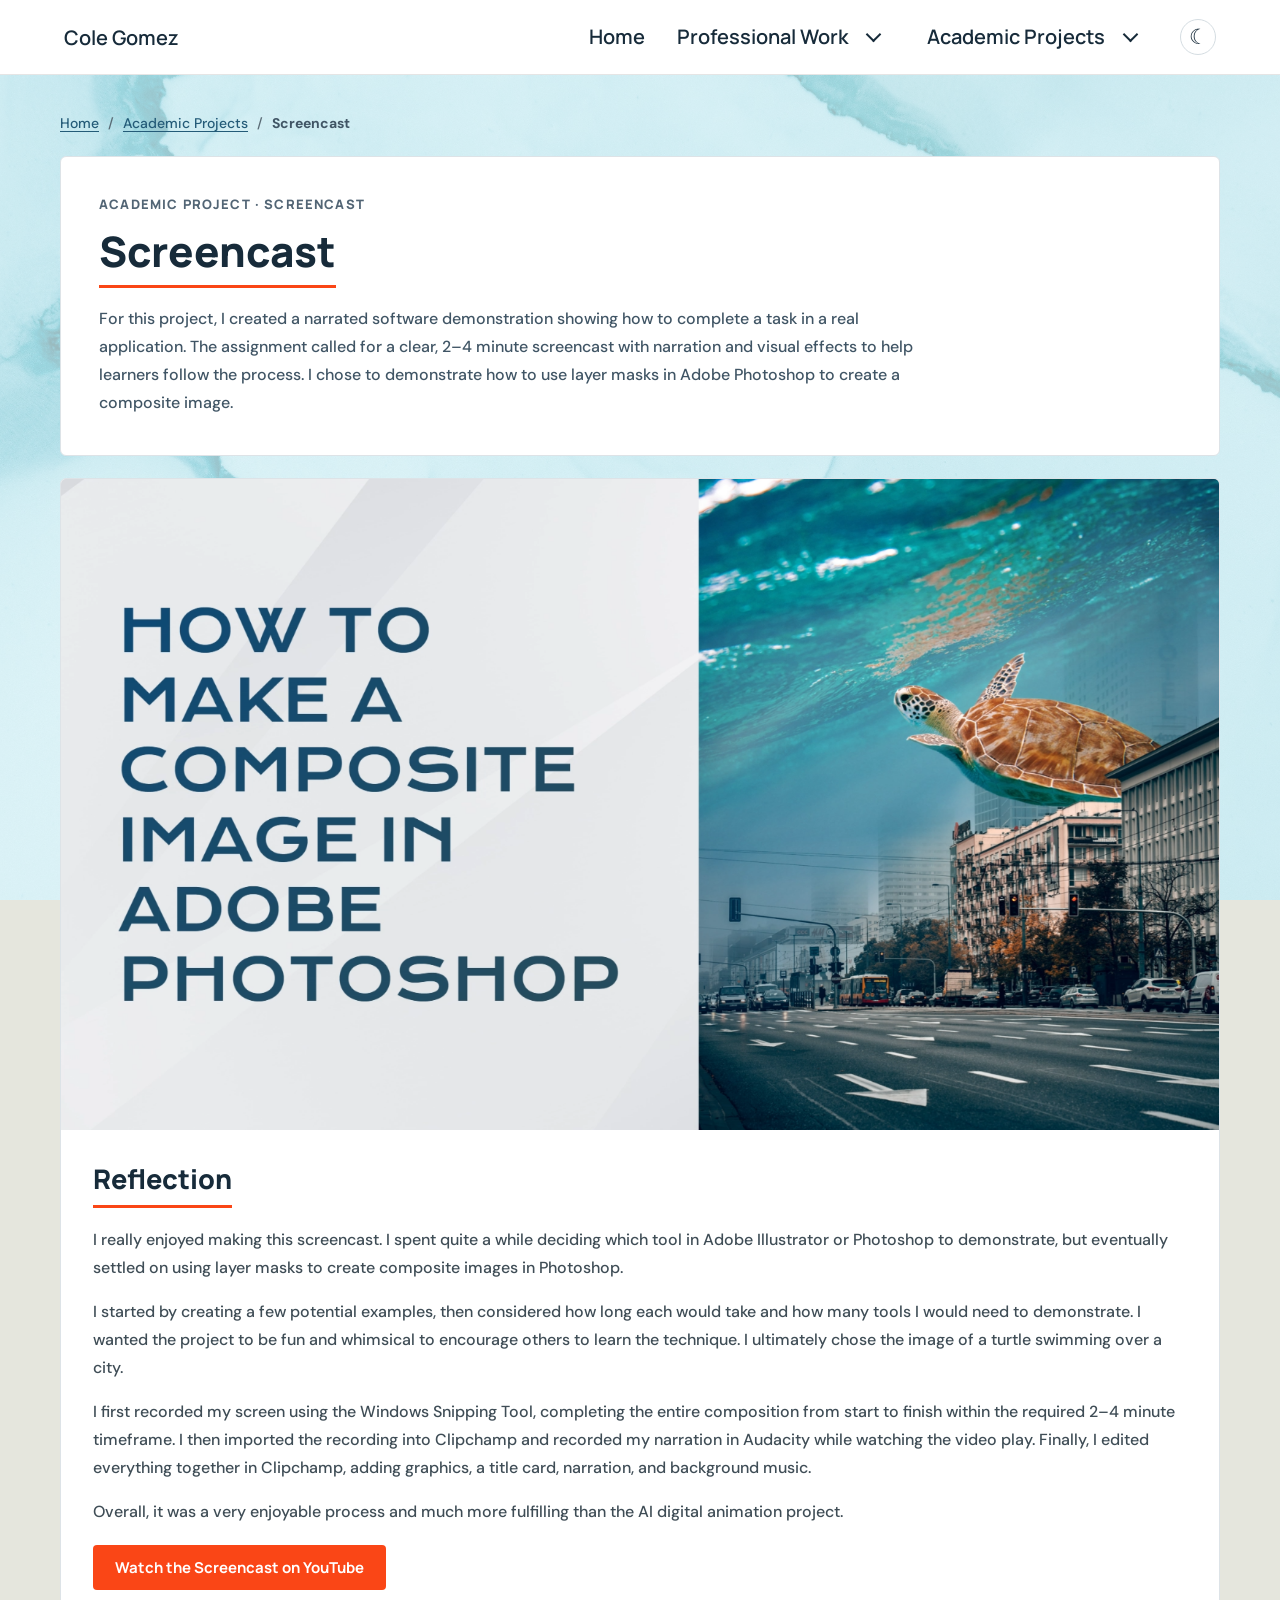
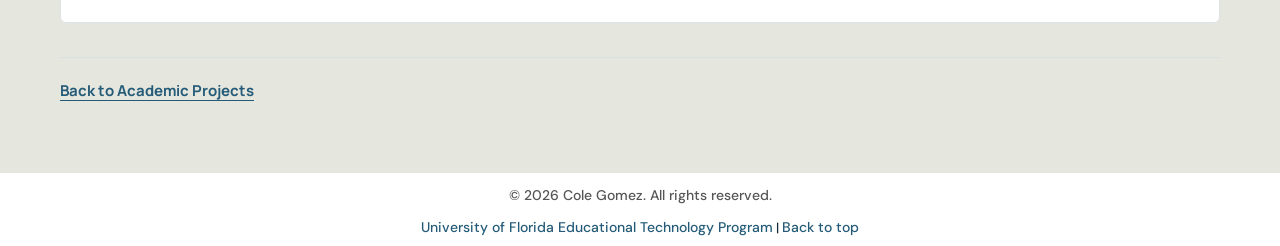
<file: projects/screencast.html>
<!DOCTYPE html>
<html lang="en">
<head>
    <meta charset="utf-8" />
    <meta name="viewport" content="width=device-width, initial-scale=1.0" />
    <meta name="description" content="A narrated software demonstration showing how to use layer masks in Adobe Photoshop to create a composite image." />
    <title>Screencast | Cole Gomez</title>
    <link href="https://fonts.googleapis.com/css2?family=DM+Sans:wght@400;500;600;700&amp;family=Manrope:wght@400;500;600;700;800&amp;display=swap" rel="stylesheet" type="text/css" />
    <link href="../style.css" rel="stylesheet" type="text/css" media="screen" />
</head>

<body>
    <a href="#main-content" class="skip-link">Skip to main content</a>

    <div id="wrapper">
        <nav id="menu-wrapper" aria-label="Main navigation">
            <div id="menu" class="container">
                <div id="site-brand">
                    <a href="../index.html">Cole Gomez</a>
                </div>

                <div id="nav-controls">
                    <ul id="primary-navigation">
                        <li><a class="nav-link" href="../index.html">Home</a></li>

                        <li class="nav-item has-dropdown">
                            <div class="nav-link-group">
                                <a class="nav-link" href="../professional-work.html">Professional Work</a>
                                <button class="dropdown-toggle" type="button"
                                    aria-label="Show Professional Work project links"
                                    data-menu-label="Professional Work project links"
                                    aria-expanded="false" aria-controls="professional-work-menu">
                                    <span class="dropdown-chevron" aria-hidden="true"></span>
                                </button>
                            </div>
                            <ul class="dropdown-menu" id="professional-work-menu" hidden="hidden">
                                <li><a href="qpsi-website.html">QPSi Website</a></li>
                                <li><a href="qpsi-knowledgebase.html">QPSi Knowledgebase</a></li>
                                <li><a href="uf-office-of-real-estate.html">UF Office of Real Estate</a></li>
                                <li><a href="conneqtor-qms.html">ConneQtor QMS</a></li>
                            </ul>
                        </li>

                        <li class="nav-item has-dropdown">
                            <div class="nav-link-group">
                                <a class="nav-link" href="../academic-projects.html">Academic Projects</a>
                                <button class="dropdown-toggle" type="button"
                                    aria-label="Show Academic Projects project links"
                                    data-menu-label="Academic Projects project links"
                                    aria-expanded="false" aria-controls="academic-projects-menu">
                                    <span class="dropdown-chevron" aria-hidden="true"></span>
                                </button>
                            </div>
                            <ul class="dropdown-menu" id="academic-projects-menu" hidden="hidden">
                                <li><a href="crafting-visuals.html">Crafting Visuals</a></li>
                                <li><a href="website-accessibility-quiz.html">Website Accessibility Quiz</a></li>
                                <li><a href="pour-drag-and-drop.html">POUR Drag-and-Drop Activity</a></li>
                                <li><a href="e-portfolio-template.html">E-Portfolio Template</a></li>
                                <li><a href="educational-video.html">Educational Video</a></li>
                                <li><a href="digital-animation.html">Digital Animation</a></li>
                                <li><a href="screencast.html" aria-current="page">Screencast</a></li>
                            </ul>
                        </li>
                    </ul>

                    <button id="theme-toggle" type="button" aria-label="Switch to dark mode" aria-pressed="false">
                        <span aria-hidden="true">☾</span>
                    </button>
                </div>
            </div>
        </nav>

        <main id="main-content" class="project-page block-template-page screencast-page" tabindex="-1">
            <nav class="project-breadcrumbs" aria-label="Breadcrumb">
                <a href="../index.html">Home</a>
                <span aria-hidden="true">/</span>
                <a href="../academic-projects.html">Academic Projects</a>
                <span aria-hidden="true">/</span>
                <span aria-current="page">Screencast</span>
            </nav>

            <header class="block-template-intro">
                <p class="project-category">Academic Project · Screencast</p>
                <h1>Screencast</h1>
                <p>For this project, I created a narrated software demonstration showing how to complete a task in a real application. The assignment called for a clear, 2–4 minute screencast with narration and visual effects to help learners follow the process. I chose to demonstrate how to use layer masks in Adobe Photoshop to create a composite image.</p>
            </header>

            <div class="block-template-sections screencast-sections">
                <section class="content-block image-block" aria-labelledby="screencast-video-title">
                    <figure class="image-block-media">
                        <img src="../images/screencast-thumbnail.png"
                             alt="YouTube thumbnail for my screencast demonstrating how to create a composite image using layer masks in Adobe Photoshop."
                             loading="lazy" />
                        <!-- <figcaption>Software demonstration · Adobe Photoshop</figcaption> -->
                    </figure>
                    <div class="image-block-copy">
                        <h2 class="has-title-underline" id="screencast-video-title">Reflection</h2>
                        <p>I really enjoyed making this screencast. I spent quite a while deciding which tool in Adobe Illustrator or Photoshop to demonstrate, but eventually settled on using layer masks to create composite images in Photoshop.</p>
                        <p>I started by creating a few potential examples, then considered how long each would take and how many tools I would need to demonstrate. I wanted the project to be fun and whimsical to encourage others to learn the technique. I ultimately chose the image of a turtle swimming over a city.</p>
                        <p>I first recorded my screen using the Windows Snipping Tool, completing the entire composition from start to finish within the required 2–4 minute timeframe. I then imported the recording into Clipchamp and recorded my narration in Audacity while watching the video play. Finally, I edited everything together in Clipchamp, adding graphics, a title card, narration, and background music.</p>
                        <p>Overall, it was a very enjoyable process and much more fulfilling than the AI digital animation project.</p>
                        <p><a class="content-button" href="https://www.youtube.com/watch?v=vKr_N-EFYhc&amp;t=1s" target="_blank" rel="noopener noreferrer">Watch the Screencast on YouTube</a></p>
                    </div>
                </section>

            </div>

            <nav class="project-navigation" aria-label="Project navigation">
                <a href="../academic-projects.html">Back to Academic Projects</a>
            </nav>
        </main>

    </div>

    <footer id="footer">
        <p>&copy; 2026 Cole Gomez. All rights reserved.</p>
        <a href="https://education.ufl.edu/educational-technology/" target="_blank" rel="noopener noreferrer">University of Florida Educational Technology Program</a>
        <span aria-hidden="true"> | </span>
        <a href="#main-content">Back to top</a>
    </footer>

    <script src="../script.js"></script>
</body>
</html>
</file>
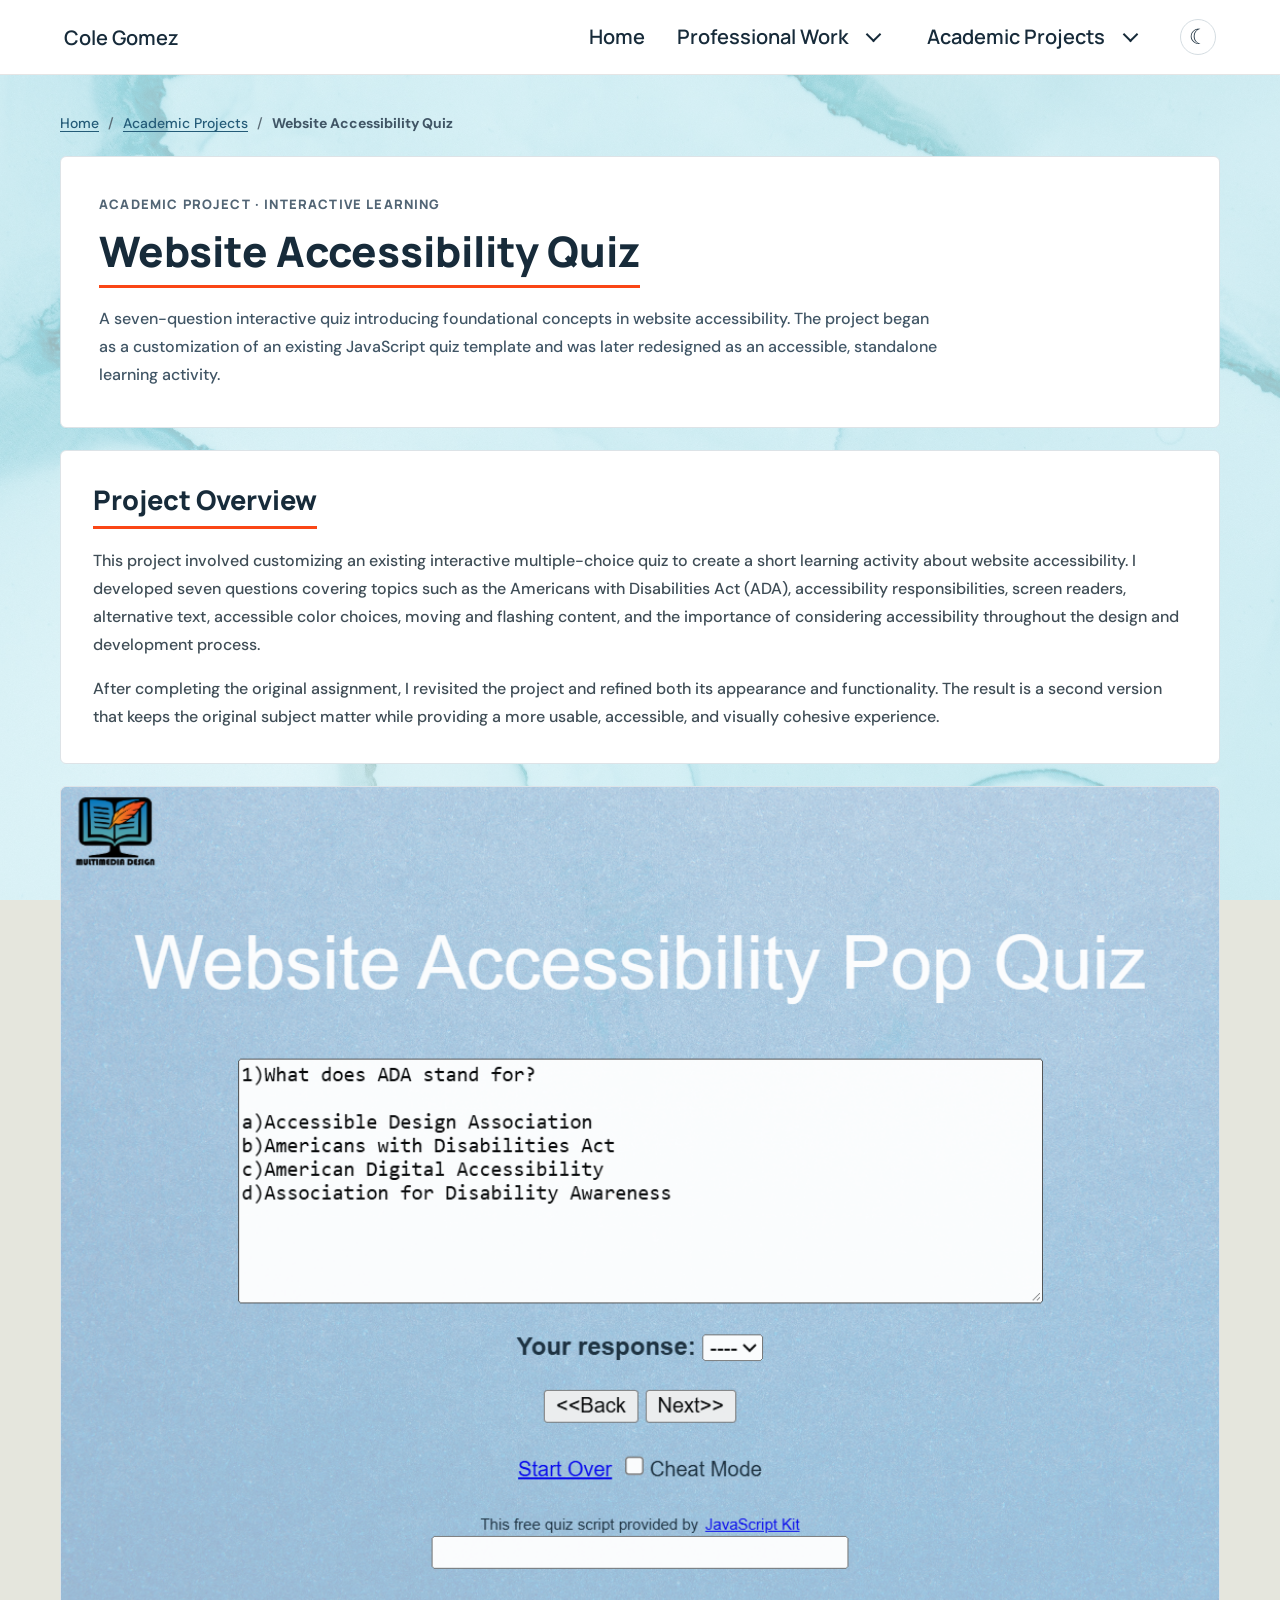
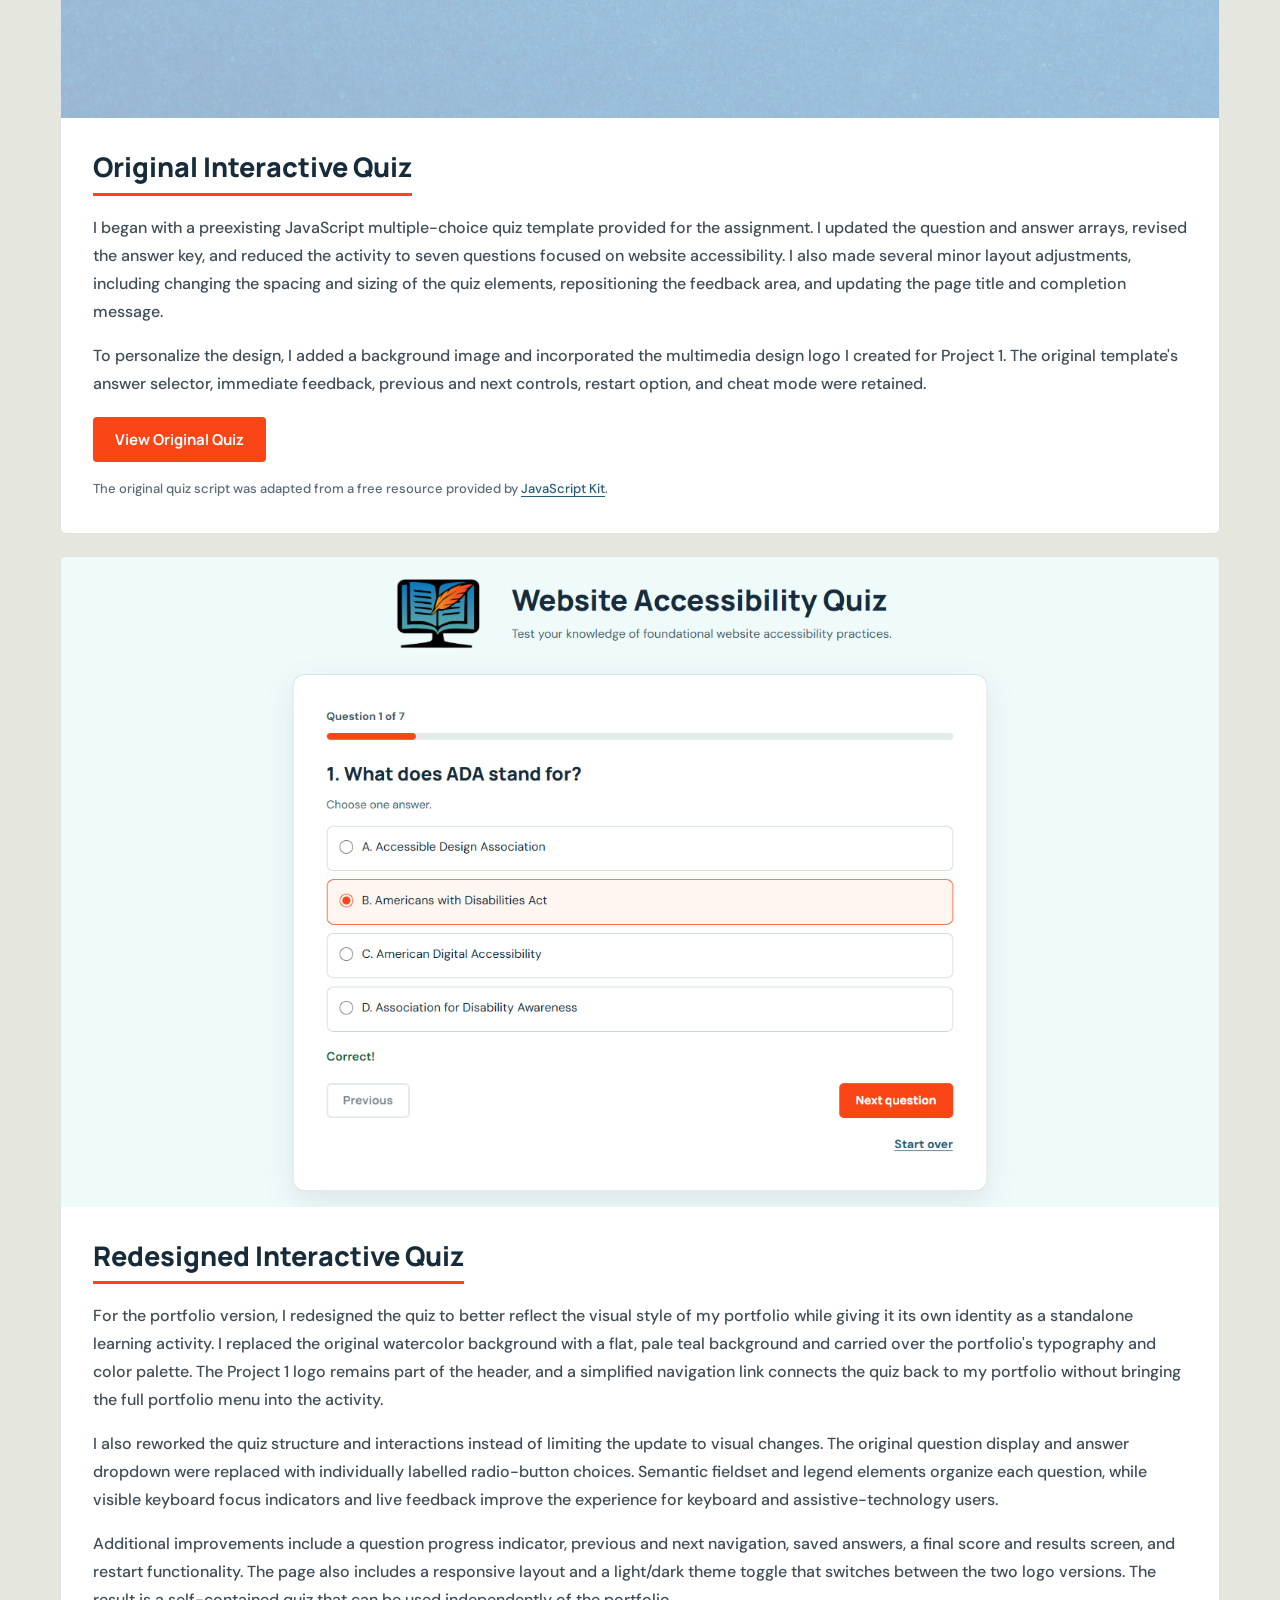
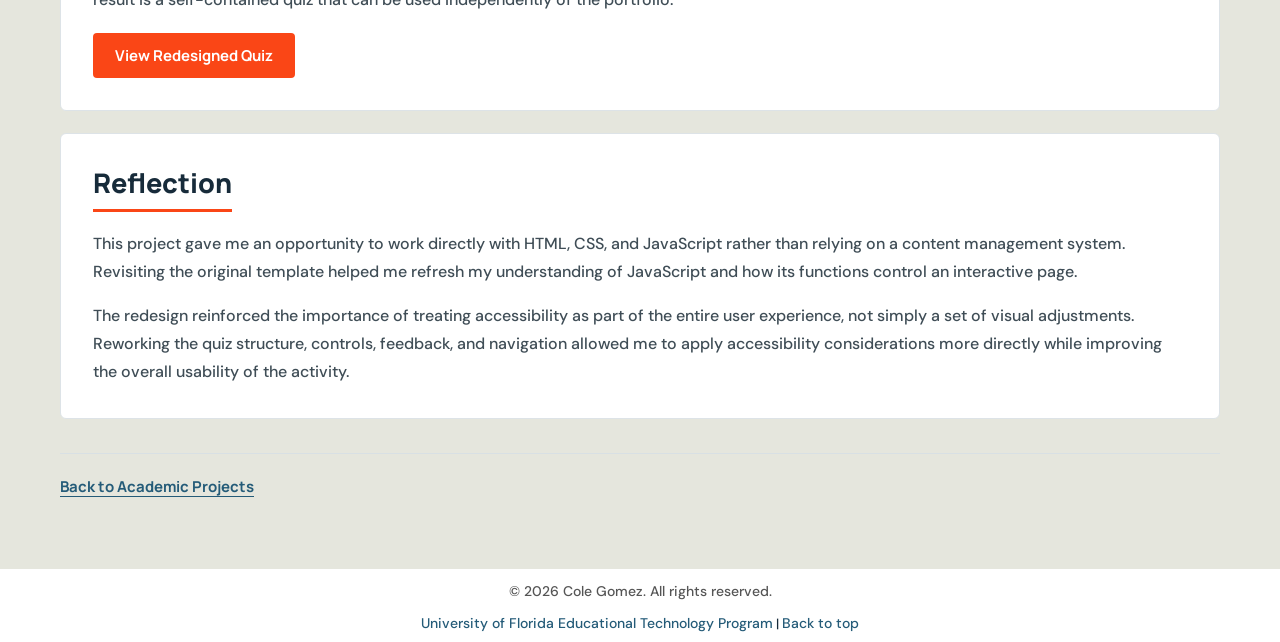
<file: projects/website-accessibility-quiz.html>
<!DOCTYPE html>
<html lang="en">
<head>
    <meta charset="utf-8" />
    <meta name="viewport" content="width=device-width, initial-scale=1.0" />
    <meta name="description" content="A seven-question interactive website accessibility quiz, from its original JavaScript template adaptation to an accessibility-focused standalone redesign." />
    <title>Website Accessibility Quiz | Cole Gomez</title>
    <link href="https://fonts.googleapis.com/css2?family=DM+Sans:wght@400;500;600;700&amp;family=Manrope:wght@400;500;600;700;800&amp;display=swap" rel="stylesheet" type="text/css" />
    <link href="../style.css" rel="stylesheet" type="text/css" media="screen" />
</head>

<body>
    <a href="#main-content" class="skip-link">Skip to main content</a>

    <div id="wrapper">
        <nav id="menu-wrapper" aria-label="Main navigation">
            <div id="menu" class="container">
                <div id="site-brand">
                    <a href="../index.html">Cole Gomez</a>
                </div>

                <div id="nav-controls">
                    <ul id="primary-navigation">
                        <li><a class="nav-link" href="../index.html">Home</a></li>

                        <li class="nav-item has-dropdown">
                            <div class="nav-link-group">
                                <a class="nav-link" href="../professional-work.html">Professional Work</a>
                                <button class="dropdown-toggle" type="button"
                                    aria-label="Show Professional Work project links"
                                    data-menu-label="Professional Work project links"
                                    aria-expanded="false" aria-controls="professional-work-menu">
                                    <span class="dropdown-chevron" aria-hidden="true"></span>
                                </button>
                            </div>
                            <ul class="dropdown-menu" id="professional-work-menu" hidden="hidden">
                                <li><a href="qpsi-website.html">QPSi Website</a></li>
                                <li><a href="qpsi-knowledgebase.html">QPSi Knowledgebase</a></li>
                                <li><a href="uf-office-of-real-estate.html">UF Office of Real Estate</a></li>
                                <li><a href="conneqtor-qms.html">ConneQtor QMS</a></li>
                            </ul>
                        </li>

                        <li class="nav-item has-dropdown">
                            <div class="nav-link-group">
                                <a class="nav-link" href="../academic-projects.html">Academic Projects</a>
                                <button class="dropdown-toggle" type="button"
                                    aria-label="Show Academic Projects project links"
                                    data-menu-label="Academic Projects project links"
                                    aria-expanded="false" aria-controls="academic-projects-menu">
                                    <span class="dropdown-chevron" aria-hidden="true"></span>
                                </button>
                            </div>
                            <ul class="dropdown-menu" id="academic-projects-menu" hidden="hidden">
                                <li><a href="crafting-visuals.html">Crafting Visuals</a></li>
                                <li><a href="website-accessibility-quiz.html" aria-current="page">Website Accessibility Quiz</a></li>
                                <li><a href="pour-drag-and-drop.html">POUR Drag-and-Drop Activity</a></li>
                                <li><a href="e-portfolio-template.html">E-Portfolio Template</a></li>
                                <li><a href="educational-video.html">Educational Video</a></li>
                                <li><a href="digital-animation.html">Digital Animation</a></li>
                                <li><a href="screencast.html">Screencast</a></li>
                            </ul>
                        </li>
                    </ul>

                    <button id="theme-toggle" type="button" aria-label="Switch to dark mode" aria-pressed="false">
                        <span aria-hidden="true">☾</span>
                    </button>
                </div>
            </div>
        </nav>

        <main id="main-content" class="project-page block-template-page" tabindex="-1">
            <nav class="project-breadcrumbs" aria-label="Breadcrumb">
                <a href="../index.html">Home</a>
                <span aria-hidden="true">/</span>
                <a href="../academic-projects.html">Academic Projects</a>
                <span aria-hidden="true">/</span>
                <span aria-current="page">Website Accessibility Quiz</span>
            </nav>

            <header class="block-template-intro">
                <p class="project-category">Academic Project · Interactive Learning</p>
                <h1>Website Accessibility Quiz</h1>
                <p>A seven-question interactive quiz introducing foundational concepts in website accessibility. The project began as a customization of an existing JavaScript quiz template and was later redesigned as an accessible, standalone learning activity.</p>
            </header>

            <div class="block-template-sections">
                <section class="content-block basic-block" aria-labelledby="overview-title">
                    <h2 class="has-title-underline" id="overview-title">Project Overview</h2>
                    <p>This project involved customizing an existing interactive multiple-choice quiz to create a short learning activity about website accessibility. I developed seven questions covering topics such as the Americans with Disabilities Act (ADA), accessibility responsibilities, screen readers, alternative text, accessible color choices, moving and flashing content, and the importance of considering accessibility throughout the design and development process.</p>
                    <p>After completing the original assignment, I revisited the project and refined both its appearance and functionality. The result is a second version that keeps the original subject matter while providing a more usable, accessible, and visually cohesive experience.</p>
                </section>

                <section class="content-block image-block" aria-labelledby="original-quiz-title">
                    <figure class="image-block-media">
                        <img src="../images/website-accessibility-quiz-original.png"
                             alt="Screenshot of the original Website Accessibility Quiz, featuring a blue gradient background, project logo, page title, and quiz box with answer choices."
                             loading="lazy" />
                        <!-- <figcaption>Original assignment version · Customized JavaScript quiz template</figcaption> -->
                    </figure>
                    <div class="image-block-copy">
                        <h2 class="has-title-underline" id="original-quiz-title">Original Interactive Quiz</h2>
                        <p>I began with a preexisting JavaScript multiple-choice quiz template provided for the assignment. I updated the question and answer arrays, revised the answer key, and reduced the activity to seven questions focused on website accessibility. I also made several minor layout adjustments, including changing the spacing and sizing of the quiz elements, repositioning the feedback area, and updating the page title and completion message.</p>
                        <p>To personalize the design, I added a background image and incorporated the multimedia design logo I created for Project 1. The original template's answer selector, immediate feedback, previous and next controls, restart option, and cheat mode were retained.</p>
                        <p><a class="content-button" href="https://cole-gomez-design.github.io/website-accessibility-quiz/" target="_blank" rel="noopener noreferrer">View Original Quiz</a></p>
                        <p class="project-credit">The original quiz script was adapted from a free resource provided by <a href="https://www.javascriptkit.com/" target="_blank" rel="noopener noreferrer">JavaScript Kit</a>.</p>
                    </div>
                </section>

                <section class="content-block image-block" aria-labelledby="redesigned-quiz-title">
                    <figure class="image-block-media">
                        <img src="../images/website-accessibility-quiz-redesign.png"
                             alt="Screenshot of the redesigned Website Accessibility Quiz, featuring a light teal background, project logo, page title, and updated quiz box with answer choices."
                             loading="lazy" />
                        <!-- <figcaption>Redesigned version · Standalone accessibility-focused quiz</figcaption> -->
                    </figure>
                    <div class="image-block-copy">
                        <h2 class="has-title-underline" id="redesigned-quiz-title">Redesigned Interactive Quiz</h2>
                        <p>For the portfolio version, I redesigned the quiz to better reflect the visual style of my portfolio while giving it its own identity as a standalone learning activity. I replaced the original watercolor background with a flat, pale teal background and carried over the portfolio's typography and color palette. The Project 1 logo remains part of the header, and a simplified navigation link connects the quiz back to my portfolio without bringing the full portfolio menu into the activity.</p>
                        <p>I also reworked the quiz structure and interactions instead of limiting the update to visual changes. The original question display and answer dropdown were replaced with individually labelled radio-button choices. Semantic fieldset and legend elements organize each question, while visible keyboard focus indicators and live feedback improve the experience for keyboard and assistive-technology users.</p>
                        <p>Additional improvements include a question progress indicator, previous and next navigation, saved answers, a final score and results screen, and restart functionality. The page also includes a responsive layout and a light/dark theme toggle that switches between the two logo versions. The result is a self-contained quiz that can be used independently of the portfolio.</p>
                        <p><a class="content-button" href="../projects/interactive_quiz/index.html" target="_blank" rel="noopener noreferrer">View Redesigned Quiz</a></p>
                    </div>
                </section>

                <section class="content-block basic-block" aria-labelledby="reflection-title">
                    <h2 class="has-title-underline" id="reflection-title">Reflection</h2>
                    <p>This project gave me an opportunity to work directly with HTML, CSS, and JavaScript rather than relying on a content management system. Revisiting the original template helped me refresh my understanding of JavaScript and how its functions control an interactive page.</p>
                    <p>The redesign reinforced the importance of treating accessibility as part of the entire user experience, not simply a set of visual adjustments. Reworking the quiz structure, controls, feedback, and navigation allowed me to apply accessibility considerations more directly while improving the overall usability of the activity.</p>
                </section>
            </div>

            <nav class="project-navigation" aria-label="Project navigation">
                <a href="../academic-projects.html">Back to Academic Projects</a>
            </nav>
        </main>

    </div>

    <footer id="footer">
        <p>&copy; 2026 Cole Gomez. All rights reserved.</p>
        <a href="https://education.ufl.edu/educational-technology/" target="_blank" rel="noopener noreferrer">University of Florida Educational Technology Program</a>
        <span aria-hidden="true"> | </span>
        <a href="#main-content">Back to top</a>
    </footer>

    <script src="../script.js"></script>
</body>
</html>
</file>
<file: style.css>
/* ==================================================
   Base Styles
   ================================================== */

body {
    margin: 0;
    padding: 0;
    background: #E5E6DD;
    font-family: 'DM Sans', sans-serif;
    font-size: 13px;
    color: #263746;
    font-weight: 500;
}

h1,
h2,
h3 {
    margin: 0;
    padding: 0;
    font-family: 'Manrope', sans-serif;
    text-transform: uppercase;
    font-weight: 500;
    color: #172B3A;
}

h1 {
    font-size: 2em;
}

h2 {
    font-size: 2.8em;
}

h3 {
    font-size: 1.6em;
}

p,
ul,
ol {
    margin-top: 0;
    line-height: 180%;
}

a {
    color: #5BA689;
    text-decoration: none;
}

#wrapper {
    overflow: hidden;
    background-image:
        linear-gradient(
            rgba(255, 255, 255, 0.60),
            rgba(255, 255, 255, 0.60)
        ),
        url("images/watercolor.jpeg");
    background-size: cover;
    background-position: center top;
    background-repeat: no-repeat;
    background-attachment: fixed;
}

.container {
    width: 100%;
    max-width: 1200px;
    margin: 0 auto;
    box-sizing: border-box;
}


/* ==================================================
   Skip Navigation
   ================================================== */

.skip-link {
    position: absolute;
    top: -100px;
    left: 10px;
    padding: 12px 18px;
    background: #172B3A;
    color: #FFFFFF;
    z-index: 1000;
}

.skip-link:focus {
    top: 10px;
    outline: 3px solid #FA4616;
}


/* ==================================================
   Navigation
   ================================================== */

#menu-wrapper {
    position: relative;
    z-index: 20;
    width: 100%;
    background: #FFFFFF;
    border-bottom: 1px solid #E5E5E5;
    padding: 15px 0;
}

#menu {
    display: flex;
    align-items: center;
    justify-content: space-between;
    gap: 15px;
    width: 90%;
    max-width: 1200px;
    margin: 0 auto;
}

#site-brand {
    flex-shrink: 0;
}

#nav-controls {
    display: flex;
    align-items: center;
    gap: 28px;
}

#primary-navigation {
    display: flex;
    align-items: center;
    gap: clamp(18px, 2.5vw, 38px);
    list-style: none;
    margin: 0;
    padding: 0;
}

#primary-navigation > li {
    display: block;
    position: relative;
}

#menu a {
    font-family: 'Manrope', sans-serif;
    text-decoration: none;
    font-size: 20px;
    color: #172B3A;
    font-weight: 600;
}

#menu .nav-link {
    display: inline-flex;
    align-items: center;
    min-height: 44px;
    white-space: nowrap;
}

#menu .nav-link:hover {
    color: #172B3A;
    text-decoration: none;
}

body.dark-mode #menu .nav-link:hover {
    color: #FA4616;
}

.nav-link-group {
    display: flex;
    align-items: center;
    gap: 3px;
}

#menu .dropdown-toggle {
    display: inline-flex;
    flex: 0 0 44px;
    align-items: center;
    justify-content: center;
    width: 44px;
    height: 44px;
    padding: 0;
    color: #172B3A;
    background: transparent;
    border: 0;
    border-radius: 4px;
    cursor: pointer;
}

#menu .dropdown-toggle:hover {
    background: #EAF0F3;
}

.dropdown-chevron {
    display: block;
    width: 9px;
    height: 9px;
    margin-top: -5px;
    border-right: 2px solid currentColor;
    border-bottom: 2px solid currentColor;
    transform: rotate(45deg);
    transition: transform 0.2s ease, margin 0.2s ease;
}

#menu .dropdown-toggle[aria-expanded="true"] .dropdown-chevron {
    margin-top: 5px;
    transform: rotate(225deg);
}

#menu .dropdown-menu {
    position: absolute;
    top: calc(100% + 8px);
    left: 0;
    z-index: 30;
    display: flex;
    flex-direction: column;
    gap: 0;
    min-width: 270px;
    margin: 0;
    padding: 8px 0;
    list-style: none;
    background: #FFFFFF;
    border: 1px solid #D5DDE2;
    border-radius: 6px;
    box-shadow: 0 8px 20px rgba(23, 43, 58, 0.16);
}

#menu .dropdown-menu[hidden] {
    display: none;
}

#menu .dropdown-menu li {
    display: block;
    width: 100%;
}

#menu .dropdown-menu a {
    display: block;
    padding: 10px 16px;
    font-size: 16px;
    font-weight: 500;
    line-height: 1.4;
    white-space: normal;
    color: #172B3A;
}

#menu .dropdown-menu a:hover {
    color: #172B3A;
    background: #EAF0F3;
    text-decoration: none;
}

#menu a:focus-visible,
#menu .dropdown-toggle:focus-visible,
#theme-toggle:focus-visible {
    outline: 3px solid #FA4616;
    outline-offset: 3px;
}

/* Responsive Navigation */

@media screen and (max-width: 900px) {
    #menu {
        flex-wrap: wrap;
        justify-content: center;
    }

    #nav-controls {
        flex-wrap: wrap;
        justify-content: center;
    }
}

@media screen and (max-width: 720px) {
    #menu {
        flex-direction: column;
        gap: 15px;
    }

    #nav-controls {
        flex-direction: column;
        width: 100%;
        gap: 10px;
    }

    #primary-navigation {
        flex-direction: column;
        align-items: stretch;
        width: 100%;
        gap: 4px;
    }

    #primary-navigation > li {
        width: min(100%, 420px);
        margin: 0 auto;
    }

    #menu .nav-link,
    .nav-link-group {
        width: 100%;
    }

    #menu .nav-link {
        flex: 1;
        justify-content: center;
    }

    #menu .dropdown-menu {
        position: static;
        width: 100%;
        min-width: 0;
        max-width: 420px;
        margin: 4px auto 8px;
        box-shadow: none;
    }
}

@media (prefers-reduced-motion: reduce) {
    .dropdown-chevron {
        transition: none;
    }
}


/* ==================================================
   Profile Introduction
   ================================================== */

#profile {
    display: flex;
    align-items: flex-start;
    gap: 60px;
    width: 90%;
    max-width: 1100px;
    margin: 60px auto;
}

#profile-sidebar {
    flex: 0 0 220px;
    text-align: center;
}

#profile-photo img {
    display: block;
    width: 180px;
    height: 180px;
    margin: 0 auto 20px auto;
    border-radius: 50%;
    object-fit: cover;
}

#profile-info h1 {
    margin-bottom: 10px;
    font-size: 28px;
    color: #172B3A;
}

#profile-info h2 {
    font-family: 'Manrope', sans-serif;
    font-size: 15px;
    font-weight: 600;
    line-height: 1.8;
    color: #426477;
    text-align: center;
    margin-top: 8px;
}

#about {
    flex: 1;
    margin-top: 10px;
}

#about h2 {
    margin-bottom: 15px;
    font-size: 26px;
    color: #172B3A;
}

#about p {
    font-size: 16px;
    line-height: 1.8;
    color: #444444;
}

#about .button {
    display: inline-block;
    margin-top: 15px;
    padding: 12px 22px;
    background: #FA4616;
    color: #FFFFFF;
    text-decoration: none;
    border-radius: 4px;
    font-weight: 700;
}

#about .button:hover {
    background: #D93A10;
}

#about .button:focus-visible {
    outline: 3px solid #172B3A;
    outline-offset: 3px;
}

/* Responsive Profile */

@media screen and (max-width: 650px) {
    #profile {
        flex-direction: column;
        align-items: center;
        gap: 35px;
    }

    #profile-sidebar {
        flex-basis: auto;
        width: 100%;
    }

    #about {
        width: 100%;
    }
}


/* ==================================================
   Education and Interests
   ================================================== */

#details {
    display: flex;
    gap: 60px;
    width: 90%;
    max-width: 1100px;
    margin: 60px auto;
}

.detail-column {
    flex: 1;
    min-width: 0;
}

.detail-column h2 {
    font-size: 24px;
    color: #172B3A;
    margin-top: 0;
    margin-bottom: 20px;
    padding-bottom: 10px;
    border-bottom: 2px solid #FA4616;
}

.detail-item {
    margin-bottom: 25px;
}

.detail-item h3,
.interest-subcolumn h3 {
    font-size: 18px;
    margin-top: 0;
    margin-bottom: 8px;
    color: #172B3A;
}

.detail-item p,
.detail-column li {
    font-size: 15px;
    line-height: 1.7;
    color: #172B3A;
}

.detail-item p {
    margin-top: 0;
    margin-bottom: 4px;
}

.detail-column ul {
    padding-left: 20px;
    margin-top: 0;
}

.interest-columns {
    display: flex;
    gap: 25px;
    align-items: flex-start;
}

.interest-subcolumn {
    flex: 1;
    min-width: 0;
}

.interest-subcolumn ul {
    padding-left: 18px;
    margin-top: 0;
}

.interest-subcolumn li {
    margin-bottom: 5px;
}

/* Responsive Education and Interests */

@media screen and (max-width: 600px) {
    #details {
        flex-direction: column;
        gap: 35px;
    }

    .interest-columns {
        gap: 20px;
    }
}


/* ==================================================
   Projects
   ================================================== */

#projects {
    width: 90%;
    max-width: 1100px;
    margin: 80px auto;
}

#projects > h2 {
    font-size: 28px;
    color: #172B3A;
    margin-bottom: 30px;
    padding-bottom: 10px;
    border-bottom: 2px solid #FA4616;
}

#project-grid {
    display: grid;
    grid-template-columns: repeat(3, 1fr);
    gap: 30px;
}

.project-card {
    overflow: hidden;
    background: #FFFFFF;
    border: 1px solid #E5E5E5;
    border-radius: 6px;
    padding-bottom: 20px;
    min-height: 180px;
    box-sizing: border-box;
}

.project-card img {
    display: block;
    width: 100%;
    height: 190px;
    object-fit: cover;
}

.project-card h3,
.project-card p,
.project-card > a:last-child {
    margin-left: 18px;
    margin-right: 18px;
}

.project-card h3 {
    margin-top: 18px;
    margin-bottom: 8px;
    font-size: 19px;
    color: #172B3A;
}

.project-card p {
    font-size: 14px;
    line-height: 1.6;
    color: #555555;
}

.project-card > a:last-child {
    display: inline-block;
    margin-top: 8px;
    color: #D93A10;
    font-weight: 700;
    text-decoration: none;
}

.project-card a:hover {
    text-decoration: underline;
}

.project-card a:focus-visible {
    outline: 3px solid #FA4616;
    outline-offset: 3px;
}

/* Responsive Project Grid */

@media screen and (max-width: 850px) {
    #project-grid {
        grid-template-columns: repeat(2, 1fr);
    }
}

@media screen and (max-width: 550px) {
    #project-grid {
        grid-template-columns: 1fr;
    }
}


/* ==================================================
   Contact
   ================================================== */

#contact {
    width: 90%;
    max-width: 1100px;
    margin: 80px auto;
    padding: 30px;
    background: #FFFFFF;
    border-radius: 6px;
    text-align: center;
    box-sizing: border-box;
}

#contact h2 {
    font-size: 28px;
    color: #172B3A;
    margin-bottom: 15px;
}

#contact p {
    font-size: 16px;
    line-height: 1.7;
    color: #555555;
    margin-bottom: 25px;
}

#contact .button {
    display: inline-block;
    padding: 12px 24px;
    background: #FA4616;
    color: #FFFFFF;
    text-decoration: none;
    border-radius: 4px;
    font-weight: 700;
}

#contact .button:hover {
    background: #D93A10;
}

#contact .button:focus-visible {
    outline: 3px solid #172B3A;
    outline-offset: 3px;
}

/* Responsive Contact */

@media screen and (max-width: 600px) {
    #contact {
        padding: 20px;
    }
}


/* ==================================================
   Footer
   ================================================== */

#footer {
    width: 100%;
    padding: 10px 20px;
    background: #FFFFFF;
    color: #172B3A;
    text-align: center;
    box-sizing: border-box;
}

#footer p {
    margin: 0 0 10px 0;
    font-size: 14px;
    color: #555555;
}

#footer a {
    color: #245B78;
    font-size: 14px;
    text-decoration: none;
}

#footer a:hover {
    color: #FA4616;
    text-decoration: underline;
}

#footer a:focus-visible {
    outline: 3px solid #FA4616;
    outline-offset: 4px;
}


/* ==================================================
   Dark Mode Toggle
   ================================================== */

#theme-toggle {
    flex-shrink: 0;
    width: 36px;
    height: 36px;
    padding: 0;
    display: flex;
    align-items: center;
    justify-content: center;
    font-size: 21px;
    color: #172B3A;
    background: #FFFFFF;
    border: 1px solid #D5DDE2;
    border-radius: 50%;
    cursor: pointer;
    transition: background 0.2s ease, color 0.2s ease;
}

#theme-toggle:hover {
    background: #EAF0F3;
}

#theme-toggle:focus-visible {
    outline: 3px solid #FA4616;
    outline-offset: 3px;
}


/* ==================================================
   Dark Mode
   ================================================== */

body.dark-mode {
    background: #101820;
    color: #E8EEF2;
}

body.dark-mode #wrapper {
    background: none;
}

body.dark-mode h1,
body.dark-mode h2,
body.dark-mode h3 {
    color: #E8EEF2;
}

body.dark-mode #profile-info h1,
body.dark-mode #about h2,
body.dark-mode #projects > h2,
body.dark-mode #contact h2 {
    color: #E8EEF2;
}

body.dark-mode #menu-wrapper {
    background: #243746;
    border-bottom-color: #405565;
}

body.dark-mode #menu a {
    color: #E8EEF2;
}

body.dark-mode #menu a:hover {
    color: #FA4616;
}

body.dark-mode #menu .dropdown-toggle {
    color: #E8EEF2;
}

body.dark-mode #menu .dropdown-toggle:hover {
    background: #405565;
}

body.dark-mode #menu .dropdown-menu {
    background: #172B3A;
    border-color: #405565;
}

body.dark-mode #menu .dropdown-menu a {
    color: #E8EEF2;
}

body.dark-mode #menu .dropdown-menu a:hover {
    color: #FFFFFF;
    background: #405565;
}

body.dark-mode #profile-info h2 {
    color: #B9D6E5;
}

body.dark-mode #about p {
    color: #D0DCE3;
}

body.dark-mode .detail-item p,
body.dark-mode .detail-column li {
    color: #D0DCE3;
}

body.dark-mode .project-card {
    background: #243746;
    border-color: #405565;
}

body.dark-mode .project-card p {
    color: #D0DCE3;
}

body.dark-mode .project-card > a:last-child {
    color: #FF805E;
}

body.dark-mode #contact {
    background: #243746;
}

body.dark-mode #contact p {
    color: #D0DCE3;
}

body.dark-mode #footer {
    background: #172B3A;
    color: #E8EEF2;
}

body.dark-mode #footer p,
body.dark-mode #footer a {
    color: #B9D6E5;
}

body.dark-mode #theme-toggle {
    color: #FFFFFF;
    background: #243746;
    border-color: #607789;
}

body.dark-mode #theme-toggle:hover {
    background: #405565;
}


/* ==================================================
   Project Detail Pages
   ================================================== */

.project-page {
    width: 90%;
    max-width: 1100px;
    margin: 50px auto 70px;
    box-sizing: border-box;
}

/* Breadcrumbs */

.project-breadcrumbs {
    margin-bottom: 35px;
    font-size: 14px;
}

.project-breadcrumbs ol {
    display: flex;
    flex-wrap: wrap;
    gap: 8px;
    margin: 0;
    padding: 0;
    list-style: none;
}

.project-breadcrumbs li:not(:last-child)::after {
    content: "/";
    margin-left: 8px;
    color: #777777;
}

.project-breadcrumbs a {
    color: #245B78;
    text-decoration: none;
}

.project-breadcrumbs a:hover {
    color: #FA4616;
    text-decoration: underline;
}

.project-breadcrumbs a:focus-visible {
    outline: 3px solid #FA4616;
    outline-offset: 3px;
}

/* Project Header */

.project-header {
    margin-bottom: 45px;
}

.project-category {
    margin-bottom: 12px;
    color: #fa4616;
    font-size: 14px;
    font-weight: 700;
    text-transform: uppercase;
    letter-spacing: 1px;
}

.project-header h1 {
    margin-bottom: 20px;
    font-size: clamp(30px, 4vw, 42px);
    line-height: 1.25;
}

.project-summary {
    max-width: 900px;
    margin-bottom: 30px;
    font-size: 18px;
    line-height: 1.8;
    color: #444444;
}

/* Project Metadata */

.project-meta {
    display: flex;
    flex-wrap: wrap;
    gap: 35px;
    padding: 22px 25px;
    background: rgba(0, 0, 0, 0.025);
    border-left: 4px solid #FA4616;
    border-radius: 4px;
}

.project-meta > div {
    flex: 1;
    min-width: 150px;
}

.project-meta h2 {
    margin-bottom: 6px;
    font-size: 14px;
    color: #426477;
}

.project-meta p {
    margin: 0;
    font-size: 15px;
    color: #263746;
}

/* Project Sections */

.project-content {
    max-width: 950px;
}

.project-section {
    margin-bottom: 45px;
}

.project-section h2 {
    margin-bottom: 15px;
    padding-bottom: 10px;
    font-size: 24px;
    border-bottom: 2px solid #FA4616;
}

.project-section p {
    font-size: 16px;
    line-height: 1.8;
    color: #444444;
}

/* Project Images and Media */

.project-media {
    margin: 25px 0;
}

.project-media img {
    display: block;
    max-width: 100%;
    height: auto;
    margin: 0 auto;
    border-radius: 5px;
}

.project-media figcaption {
    margin-top: 10px;
    font-size: 14px;
    color: #555555;
    text-align: center;
}

.project-embed {
    position: relative;
    width: 100%;
    aspect-ratio: 16 / 9;
    margin: 25px 0;
}

.project-embed iframe {
    width: 100%;
    height: 100%;
    border: 0;
    border-radius: 5px;
}

/* Project Links */

.project-links {
    display: flex;
    flex-wrap: wrap;
    gap: 15px;
    margin-top: 20px;
}

.project-button {
    display: inline-block;
    padding: 12px 22px;
    background: #FA4616;
    color: #FFFFFF;
    border-radius: 4px;
    font-weight: 700;
    text-decoration: none;
}

.project-button:hover {
    background: #D93A10;
    color: #FFFFFF;
}

.project-button:focus-visible {
    outline: 3px solid #172B3A;
    outline-offset: 3px;
}

/* Project Navigation */

.project-navigation {
    margin-top: 55px;
    padding-top: 20px;
    border-top: 1px solid #BFC9CE;
}

.project-navigation a {
    color: #245B78;
    font-size: 16px;
    font-weight: 700;
    text-decoration: none;
}

.project-navigation a:hover {
    color: #FA4616;
    text-decoration: underline;
}

.project-navigation a:focus-visible {
    outline: 3px solid #FA4616;
    outline-offset: 4px;
}

/* Project Pages: Dark Mode */

body.dark-mode .project-summary,
body.dark-mode .project-section p {
    color: #D0DCE3;
}

body.dark-mode .project-meta {
    background: #243746;
    border-color: #FA4616;
}

body.dark-mode .project-meta h2 {
    color: #B9D6E5;
}

body.dark-mode .project-meta p {
    color: #E8EEF2;
}

body.dark-mode .project-breadcrumbs a,
body.dark-mode .project-navigation a {
    color: #B9D6E5;
}

body.dark-mode .project-breadcrumbs a:hover,
body.dark-mode .project-navigation a:hover {
    color: #FA4616;
}

body.dark-mode .project-navigation {
    border-color: #405565;
}

body.dark-mode .project-category {
    color: #8CCDB3;
}

/* Responsive Project Pages */

@media screen and (max-width: 650px) {
    .project-page {
        margin-top: 35px;
    }

    .project-meta {
        flex-direction: column;
        gap: 18px;
    }

    .project-section {
        margin-bottom: 35px;
    }

    .project-summary {
        font-size: 16px;
    }
}

/* ==================================================
   Individual Project Pages
   ================================================== */

.project-page {
    width: 90%;
    max-width: 1040px;
    margin: 48px auto 80px;
    padding: 34px clamp(22px, 5vw, 64px) 48px;
    box-sizing: border-box;
    background: rgba(255, 255, 255, 0.94);
    border: 1px solid rgba(213, 221, 226, 0.9);
    border-radius: 8px;
    box-shadow: 0 12px 32px rgba(23, 43, 58, 0.08);
}

.project-breadcrumbs {
    display: flex;
    flex-wrap: wrap;
    align-items: center;
    gap: 9px;
    margin: 0 0 26px;
    color: #5A6B75;
    font-size: 14px;
    line-height: 1.5;
}

.project-breadcrumbs a {
    color: #245B78;
    text-decoration: underline;
    text-underline-offset: 3px;
}

.project-breadcrumbs a:hover {
    color: #D93A10;
}

.project-breadcrumbs [aria-current="page"] {
    color: #405565;
    font-weight: 700;
}

.project-header {
    padding: 8px 0 30px;
    border-bottom: 1px solid #D8E0E4;
}

.project-category {
    margin: 0 0 12px;
    color: #fa4616;
    font-family: 'Manrope', sans-serif;
    font-size: 13px;
    font-weight: 800;
    letter-spacing: 0.09em;
    line-height: 1.5;
    text-transform: uppercase;
}

.project-header h1 {
    max-width: 850px;
    margin: 0 0 16px;
    color: #172B3A;
    font-size: clamp(32px, 4.3vw, 48px);
    font-weight: 800;
    line-height: 1.12;
    text-transform: none;
}

.project-summary {
    max-width: 850px;
    margin: 0 0 22px;
    color: #405565;
    font-size: 18px;
    line-height: 1.75;
}

.project-meta {
    display: flex;
    flex-wrap: wrap;
    gap: 9px 22px;
    margin-top: 18px;
    color: #405565;
    font-size: 14px;
    line-height: 1.6;
}

.project-meta strong {
    color: #172B3A;
    font-weight: 700;
}

.project-content {
    max-width: 880px;
    margin: 0 auto;
}

.project-section {
    padding: 34px 0;
    border-bottom: 1px solid #D8E0E4;
}

.project-section:last-child {
    border-bottom: 0;
}

.project-section h2 {
    margin: 0 0 18px;
    padding: 0;
    border: 0;
    color: #172B3A;
    font-size: clamp(22px, 2.6vw, 28px);
    font-weight: 800;
    line-height: 1.25;
    text-transform: none;
}

/* Optional title underline */
.project-section.has-title-underline > h2 {
    display: inline-block;
    padding: 0 0 9px;
    border-bottom: 1px solid #C8D4D9;
}

/* Occasional title underline */
h1.has-title-underline {
    display: table;
}

h1.has-title-underline::after {
    content: "";
    display: block;
    width: 100%;
    height: 2px;
    background-color: #FA4616;
    margin-top: 10px;
}

h2.has-title-underline {
    display: table;
}

h2.has-title-underline::after {
    content: "";
    display: block;
    width: 100%;
    height: 2px;
    background-color: #FA4616;
    margin-top: 10px;
}

h3.has-title-underline {
    display: table;
}

h3.has-title-underline::after {
    content: "";
    display: block;
    width: 100%;
    height: 2px;
    background-color: #FA4616;
    margin-top: 5px;
    margin-bottom: 5px;
}

.project-section h3 {
    margin: 24px 0 10px;
    color: #24465A;
    font-size: 19px;
    font-weight: 700;
    line-height: 1.35;
    text-transform: none;
}

.project-section p {
    margin: 0 0 16px;
    color: #3F4D56;
    font-size: 16px;
    line-height: 1.8;
}

.project-section p:last-child {
    margin-bottom: 0;
}

/* .project-media {
    margin: 26px 0 20px;
    padding: 14px;
    background: #F0F5F4;
    border: 1px solid #D5E1DE;
    border-radius: 7px;
} */

.project-media a {
    display: block;
}

.project-media img {
    display: block;
    width: auto;
    height: auto;
    max-height: 620px;
    margin: 0 auto;
    object-fit: contain;
    background: #FFFFFF;
    border: 1px solid #D5DDE2;
    border-radius: 4px;
}


/* ==================================================
   Flipflops: Alternating Image + Text Layout
   ================================================== */

.flipflops-group {
    display: flex;
    flex-direction: column;
    gap: 0;
}

.flipflops {
    display: grid;
    grid-template-columns: minmax(0, 1fr) minmax(0, 1fr);
    grid-template-areas:
        "heading heading"
        "media copy";
    align-items: center;
    gap: 18px clamp(24px, 4vw, 42px);
    padding: 32px 0;
    border-bottom: 1px solid #D8E0E4;
}

.flipflops:last-child {
    border-bottom: 0;
}

.flipflops > h2 {
    grid-area: heading;
    margin: 0 0 2px;
    padding: 0;
    border: 0;
    color: #172B3A;
    font-family: 'Manrope', sans-serif;
    font-size: clamp(21px, 2.5vw, 27px);
    font-weight: 800;
    line-height: 1.25;
    text-transform: none;
}

.flipflops-media {
    grid-area: media;
    min-width: 0;
    margin: 0;
    padding: 12px;
    background: #F0F5F4;
    border: 1px solid #D5E1DE;
    border-radius: 7px;
}

.flipflops-media img {
    display: block;
    width: 100%;
    height: auto;
    max-height: 520px;
    margin: 0 auto;
    object-fit: contain;
    background: #FFFFFF;
    border: 1px solid #D5DDE2;
    border-radius: 4px;
}

.flipflops-media figcaption {
    padding: 11px 4px 1px;
    color: #52636D;
    font-size: 13px;
    line-height: 1.55;
}

.flipflops-copy {
    grid-area: copy;
    min-width: 0;
}

.flipflops-copy p {
    margin: 0 0 16px;
    color: #3F4D56;
    font-size: 16px;
    line-height: 1.8;
}

.flipflops-copy p:last-child {
    margin-bottom: 0;
}

/* Every second row flips automatically: image right, text left. */
.flipflops-group > .flipflops:nth-child(even) {
    grid-template-areas:
        "heading heading"
        "copy media";
}

/* ==================================================
   End Flipflops
   ================================================== */

.project-screenshot-placeholder {
    display: flex;
    min-height: 240px;
    padding: 24px;
    flex-direction: column;
    align-items: center;
    justify-content: center;
    gap: 9px;
    box-sizing: border-box;
    background: #E8F0EE;
    border: 2px dashed #8BA79E;
    border-radius: 4px;
    color: #284B43;
    text-align: center;
}

.project-screenshot-placeholder span {
    font-family: 'Manrope', sans-serif;
    font-size: 19px;
    font-weight: 800;
}

.project-screenshot-placeholder code {
    padding: 5px 8px;
    background: #FFFFFF;
    border-radius: 3px;
    color: #304B5A;
    font-size: 13px;
    overflow-wrap: anywhere;
}

.project-screenshot-placeholder small {
    font-size: 13px;
    line-height: 1.5;
}

.project-media figcaption {
    padding: 12px 4px 2px;
    color: #52636D;
    font-size: 14px;
    line-height: 1.6;
}

.project-links {
    display: flex;
    flex-wrap: wrap;
    gap: 12px;
    margin: 18px 0 8px;
}

.project-button {
    display: inline-block;
    padding: 12px 20px;
    border: 2px solid #FA4616;
    border-radius: 4px;
    background: #FA4616;
    color: #FFFFFF;
    font-family: 'Manrope', sans-serif;
    font-size: 15px;
    font-weight: 700;
    line-height: 1.4;
    text-align: center;
    text-decoration: none;
    transition: background 0.2s ease, border-color 0.2s ease;
}

.project-button:hover {
    border-color: #D93A10;
    background: #D93A10;
    color: #FFFFFF;
    text-decoration: none;
}

.project-credit {
    color: #5A6B75 !important;
    font-size: 13px !important;
}

.project-credit a {
    color: #245B78;
    text-decoration: underline;
    text-underline-offset: 3px;
}

.project-navigation {
    display: flex;
    justify-content: flex-start;
    margin-top: 34px;
    padding-top: 22px;
    border-top: 1px solid #D8E0E4;
}

.project-navigation a {
    color: #245B78;
    font-family: 'Manrope', sans-serif;
    font-size: 15px;
    font-weight: 700;
    text-decoration: underline;
    text-underline-offset: 4px;
}

.project-navigation a:hover {
    color: #D93A10;
}

.project-page a:focus-visible {
    outline: 3px solid #FA4616;
    outline-offset: 4px;
    border-radius: 2px;
}

/* Dark Mode: Individual Project Pages */

body.dark-mode .project-page {
    background: #1B2B40;
    border-color: #405565;
    box-shadow: 0 12px 32px rgba(0, 0, 0, 0.18);
}

body.dark-mode .project-breadcrumbs,
body.dark-mode .project-breadcrumbs [aria-current="page"] {
    color: #C0D0D9;
}

body.dark-mode .project-breadcrumbs a,
body.dark-mode .project-credit a,
body.dark-mode .project-navigation a {
    color: #B9D6E5;
}

body.dark-mode .project-category {
    color: #8CCAB4;
}

body.dark-mode .project-header h1,
body.dark-mode .project-section h2,
body.dark-mode .project-meta strong {
    color: #E8EEF2;
}

body.dark-mode .project-summary,
body.dark-mode .project-meta,
body.dark-mode .project-section p,
body.dark-mode .project-credit,
body.dark-mode .project-media figcaption {
    color: #D0DCE3 !important;
}

body.dark-mode .project-section h3,
body.dark-mode .flipflops > h2 {
    color: #B9D6E5;
}

body.dark-mode .project-section.has-title-underline > h2 {
    border-bottom-color: #607789;
}

body.dark-mode .flipflops {
    border-bottom-color: #405565;
}

body.dark-mode .flipflops-media {
    background: #243746;
    border-color: #405565;
}

body.dark-mode .flipflops-media img {
    border-color: #607789;
}

body.dark-mode .flipflops-media figcaption,
body.dark-mode .flipflops-copy p {
    color: #D0DCE3;
}

body.dark-mode .project-section,
body.dark-mode .project-navigation {
    border-color: #405565;
}

body.dark-mode .project-media {
    background: #243746;
    border-color: #405565;
}

body.dark-mode .project-media img {
    border-color: #607789;
}

body.dark-mode .project-screenshot-placeholder {
    background: #243746;
    border-color: #607789;
    color: #E8EEF2;
}

body.dark-mode .project-screenshot-placeholder code {
    background: #172B3A;
    color: #E8EEF2;
}

/* Responsive Individual Project Pages */

@media screen and (max-width: 650px) {
    .project-page {
        width: calc(100% - 30px);
        margin: 28px auto 54px;
        padding: 24px 20px 32px;
    }

    .project-summary {
        font-size: 16px;
    }

    .project-section {
        padding: 27px 0;
    }

    .flipflops {
        grid-template-columns: minmax(0, 1fr);
        grid-template-areas:
            "heading"
            "media"
            "copy";
        gap: 16px;
        padding: 26px 0;
    }

    .flipflops-group > .flipflops:nth-child(even) {
        grid-template-areas:
            "heading"
            "media"
            "copy";
    }

    .flipflops-media {
        padding: 8px;
    }

    .project-media {
        padding: 8px;
    }

    .project-button {
        width: 100%;
        box-sizing: border-box;
    }
}

@media (prefers-reduced-motion: reduce) {
    .project-button {
        transition: none;
    }
}

/* Academic Projects Introduction */
#academic-intro {
    margin-top: 40px;
    margin-bottom: 30px;
}

.academic-intro-content {
    background: #FFFFFF;
    padding: 35px 40px;
    border-radius: 8px;
    box-shadow: 0 3px 12px rgba(23, 43, 58, 0.08);
}

.academic-intro-content h1 {
    margin-top: 0;
    margin-bottom: 15px;
}

.academic-intro-content p {
    margin-bottom: 0;
    max-width: 900px;
    line-height: 1.7;
}

/* Dark Mode */
body.dark-mode .academic-intro-content {
    background: #243746;
    color: #E8EEF2;
}

/* Responsive */
@media screen and (max-width: 600px) {
    .academic-intro-content {
        padding: 25px 22px;
    }
}

/* ==================================================
   Reusable Project Page Blocks
   APPEND THIS FILE ONCE TO THE BOTTOM OF YOUR ROOT style.css.
   These classes will then be available on every page that loads style.css.
   ================================================== */

/* The sample page lets the watercolor site background show between blocks. */
.block-template-page {
    width: 92%;
    max-width: 1160px;
    margin: 38px auto 72px;
    padding: 0;
    background: transparent;
    border: 0;
    border-radius: 0;
    box-shadow: none;
}

body.dark-mode .block-template-page {
    background: transparent;
    border: 0;
    box-shadow: none;
}

.block-template-page .project-breadcrumbs {
    margin-bottom: 22px;
}

.block-template-intro {
    margin: 0 0 22px;
    padding: clamp(24px, 4vw, 38px);
    background: #FFFFFF;
    border: 1px solid #DDE3E7;
    border-radius: 6px;
}

.block-template-intro .project-category {
    color: #526575;
}

.block-template-intro h1 {
    display: table;
    max-width: 100%;
    margin: 0 0 17px;
    color: #172B3A;
    font-size: clamp(30px, 4vw, 42px);
    font-weight: 800;
    line-height: 1.15;
    text-transform: none;
}

.block-template-intro h1::after {
    content: "";
    display: block;
    width: 100%;
    height: 3px;
    margin-top: 10px;
    background: #FA4616;
}

.block-template-intro > p:last-child {
    max-width: 850px;
    margin: 0;
    color: #405565;
    font-size: 16px;
    line-height: 1.75;
}

.block-template-sections {
    display: flex;
    flex-direction: column;
    gap: 22px;
}

/* Shared white block treatment. */
.content-block {
    min-width: 0;
    margin: 0;
    padding: clamp(22px, 3vw, 32px);
    background: #FFFFFF;
    border: 1px solid #DDE3E7;
    border-radius: 6px;
    box-sizing: border-box;
}

.content-block h2.has-title-underline,
.content-grid-section > h2.has-title-underline {
    display: table;
    max-width: 100%;
    margin: 0 0 18px;
    padding: 0;
    border: 0;
    color: #172B3A;
    font-family: 'Manrope', sans-serif;
    font-size: clamp(21px, 2.5vw, 27px);
    font-weight: 800;
    line-height: 1.25;
    text-transform: none;
}

.content-block h2.has-title-underline::after,
.content-grid-section > h2.has-title-underline::after {
    content: "";
    display: block;
    width: 100%;
    height: 3px;
    margin-top: 9px;
    background: #FA4616;
}

.content-block p,
.content-grid-card p {
    color: #3F4D56;
    font-size: 16px;
    line-height: 1.75;
}

.content-block p:last-child {
    margin-bottom: 0;
}

/* Primary button, matching the orange Download CV / Contact buttons. */
.content-button {
    display: inline-block;
    margin-top: 3px;
    padding: 12px 22px;
    background: #FA4616;
    border: 0;
    border-radius: 4px;
    color: #FFFFFF;
    font-family: 'Manrope', sans-serif;
    font-size: 15px;
    font-weight: 700;
    line-height: 1.4;
    text-align: center;
    text-decoration: none;
}

.content-button:hover {
    background: #D93A10;
    color: #FFFFFF;
    text-decoration: none;
}

.content-button:focus-visible,
.content-link:focus-visible {
    outline: 3px solid #FA4616;
    outline-offset: 4px;
}

/* Inline text links. */
.content-link {
    color: #245B78;
    font-weight: 600;
    text-decoration: underline;
    text-decoration-thickness: 1px;
    text-underline-offset: 3px;
}

.content-link:hover {
    color: #D93A10;
}

/* Full-width image with title and copy below. */
.image-block {
    padding: 0;
    overflow: hidden;
}

.image-block-media {
    margin: 0;
    padding: 0;
    background: #F4F6F7;
}

.image-block-media img {
    display: block;
    width: 100%;
    height: auto;
    /* max-height: 520px; */
    object-fit: contain;
    object-position: center;
}

.image-block-media figcaption {
    padding: 9px 18px;
    color: #52636D;
    font-size: 13px;
    line-height: 1.5;
}

.image-block-copy {
    padding: clamp(22px, 3vw, 32px);
}

/* Image left (two-thirds) and text right (one-third). */
.flipflop-left {
    display: grid;
    grid-template-columns: minmax(0, 2fr) minmax(250px, 1fr);
    align-items: stretch;
    gap: 0;
    padding: 0;
    overflow: hidden;
}

.flipflop-left-media {
    display: flex;
    min-width: 0;
    margin: 0;
    padding: 20px;
    flex-direction: column;
    justify-content: center;
    background: #FFFFFF;
}

.flipflop-left-media img {
    display: block;
    width: 100%;
    max-height: 390px;
    object-fit: contain;
    object-position: center;
}

.flipflop-left-media figcaption {
    padding-top: 10px;
    color: #52636D;
    font-size: 13px;
    line-height: 1.5;
}

.flipflop-left-copy {
    align-self: center;
    min-width: 0;
    padding: clamp(22px, 3vw, 32px);
    background: #FFFFFF;
}

/* Quote / callout for a short takeaway or reflection. */
.quote-block {
    border-top: 3px solid #FA4616;
}

.quote-block blockquote {
    margin: 0;
    padding: 0;
}

.quote-block blockquote p {
    margin: 0;
    color: #263746;
    font-size: clamp(17px, 2vw, 20px);
    font-weight: 500;
    line-height: 1.7;
}

.quote-block .quote-attribution {
    margin-top: 12px;
    color: #62727B;
    font-size: 13px;
}

/* Responsive video / interactive embed placeholder. */
.embed-placeholder {
    display: flex;
    width: 100%;
    aspect-ratio: 16 / 9;
    align-items: center;
    justify-content: center;
    margin: 0 0 18px;
    background: #172B3A;
    color: #FFFFFF;
    font-family: 'Manrope', sans-serif;
    font-size: 16px;
    font-weight: 700;
    text-align: center;
}

.embed-placeholder span {
    padding: 18px;
}

/* Compact content grid, based on the homepage project cards. */
.content-grid-section {
    margin: 0;
}

.content-grid-section > h2.has-title-underline {
    margin-bottom: 20px;
}

.content-grid {
    display: grid;
    grid-template-columns: repeat(3, minmax(0, 1fr));
    gap: 20px;
}

.content-grid-card {
    min-width: 0;
    overflow: hidden;
    background: #FFFFFF;
    border: 1px solid #DDE3E7;
    border-radius: 6px;
}

.content-grid-card > img {
    display: block;
    width: 100%;
    height: 170px;
    padding: 8px;
    box-sizing: border-box;
    object-fit: contain;
    background: #F4F6F7;
}

.content-grid-card > img.logo-image {
    background: #FFFFFF;
}

.content-grid-card-copy {
    padding: 18px;
}

.content-grid-card h3 {
    margin: 0 0 8px;
    color: #172B3A;
    font-family: 'Manrope', sans-serif;
    font-size: 18px;
    font-weight: 800;
    line-height: 1.35;
    text-transform: none;
}

.content-grid-card p {
    margin: 0 0 12px;
    font-size: 14px;
    line-height: 1.6;
}

/* Dark mode */
body.dark-mode .block-template-intro,
body.dark-mode .content-block,
body.dark-mode .content-grid-card,
body.dark-mode .flipflop-left-media,
body.dark-mode .flipflop-left-copy {
    background: #243746;
    border-color: #405565;
}

body.dark-mode .block-template-intro h1,
body.dark-mode .content-block h2.has-title-underline,
body.dark-mode .content-grid-section > h2.has-title-underline,
body.dark-mode .content-grid-card h3,
body.dark-mode .quote-block blockquote p {
    color: #E8EEF2;
}

body.dark-mode .block-template-intro > p:last-child,
body.dark-mode .content-block p,
body.dark-mode .content-grid-card p {
    color: #D0DCE3;
}

body.dark-mode .block-template-intro .project-category {
    color: #B9D6E5;
}

body.dark-mode .content-link {
    color: #B9D6E5;
}

body.dark-mode .content-link:hover {
    color: #FF805E;
}

body.dark-mode .image-block-media,
body.dark-mode .content-grid-card > img {
    background: #172B3A;
}

body.dark-mode .image-block-media figcaption,
body.dark-mode .flipflop-left-media figcaption,
body.dark-mode .quote-block .quote-attribution {
    color: #B9C8D1;
}

body.dark-mode .content-grid-card > img.logo-image {
    background: #FFFFFF;
}

/* Responsive blocks */
@media screen and (max-width: 850px) {
    .content-grid {
        grid-template-columns: repeat(2, minmax(0, 1fr));
    }
}

@media screen and (max-width: 650px) {
    .block-template-page {
        width: calc(100% - 30px);
        margin: 28px auto 54px;
    }

    .flipflop-left {
        grid-template-columns: minmax(0, 1fr);
    }

    .flipflop-left-media {
        padding: 18px;
    }

    .flipflop-left-media img {
        max-height: 280px;
    }

    .content-grid {
        grid-template-columns: minmax(0, 1fr);
    }

    .content-button {
        width: 100%;
        box-sizing: border-box;
    }
}

@media (prefers-reduced-motion: reduce) {
    .content-button {
        transition: none;
    }
}

/* IMAGE PAIRS */
.crafting-visuals-page .crafting-image-pair {
    display: grid;
    grid-template-columns: repeat(2, minmax(0, 1fr));
    gap: 28px;
    align-items: start;
    margin: 24px 0 30px;
}

.crafting-visuals-page .crafting-image-pair figure {
    min-width: 0;
    margin: 0;
    text-align: center;
}

.crafting-visuals-page .crafting-image-pair img {
    display: block;
    width: 100%;
    height: auto;
    max-height: 620px;
    object-fit: contain;
    margin: 0 auto;
}

.crafting-visuals-page .crafting-logo-pair img {
    max-height: 360px;
}

.crafting-visuals-page .crafting-image-pair figcaption {
    margin-top: 10px;
    color: #52616B;
    font-size: 0.9em;
    line-height: 1.5;
}

.crafting-visuals-page .content-block h3 {
    margin-top: 28px;
}

body.dark-mode .crafting-visuals-page .crafting-image-pair figcaption {
    color: #B9C8D1;
}

@media screen and (max-width: 650px) {
    .crafting-visuals-page .crafting-image-pair {
        grid-template-columns: minmax(0, 1fr);
        gap: 22px;
    }

    .crafting-visuals-page .crafting-image-pair img {
        max-height: 520px;
    }

    .crafting-visuals-page .crafting-logo-pair img {
        max-height: 300px;
    }
}

.content-divider {
    border: 0;
    border-top: 1px solid #D6DADD;
    margin: 30px 0;
}
</file>
<file: projects/interactive_quiz/style.css>
:root {
    color-scheme: light;
    --page-background: #dbf3f770;
    --surface: #FFFFFF;
    --surface-soft: #dbf3f73f;
    --text: #172B3A;
    --text-muted: #425B68;
    --border: #C7D7D2;
    --accent: #FA4616;
    --accent-hover: #D93A10;
    --link: #245B78;
    --focus: #FA4616;
    --shadow: 0 14px 36px rgba(23, 43, 58, 0.09);
}

* {
    box-sizing: border-box;
}

html {
    min-width: 320px;
    scroll-behavior: smooth;
}

body {
    min-height: 100vh;
    margin: 0;
    padding: 0;
    background: var(--page-background);
    color: var(--text);
    font-family: 'DM Sans', sans-serif;
    font-size: 16px;
    line-height: 1.6;
}

button,
a,
input {
    font: inherit;
}

button {
    cursor: pointer;
}

button:disabled {
    cursor: not-allowed;
}

.page-shell {
    width: min(100% - 40px, 920px);
    margin: 0 auto;
    padding: 18px 0 24px;
}

.skip-link {
    position: absolute;
    top: -100px;
    left: 12px;
    z-index: 1000;
    padding: 10px 16px;
    border-radius: 4px;
    background: #172B3A;
    color: #FFFFFF;
    text-decoration: none;
}

.skip-link:focus {
    top: 12px;
    outline: 3px solid var(--focus);
    outline-offset: 3px;
}

.top-bar {
    display: flex;
    align-items: center;
    justify-content: space-between;
    gap: 16px;
}

.back-link {
    color: var(--link);
    font-weight: 700;
    text-decoration: none;
}

.back-link:hover {
    color: var(--accent-hover);
    text-decoration: underline;
    text-underline-offset: 3px;
}

.back-link span {
    margin-right: 5px;
}

.theme-toggle {
    display: inline-grid;
    width: 44px;
    height: 44px;
    flex: 0 0 44px;
    place-items: center;
    border: 1px solid var(--border);
    border-radius: 50%;
    background: var(--surface);
    color: var(--text);
    font-size: 1.35rem;
    line-height: 1;
}

.theme-toggle:hover {
    border-color: var(--accent);
}

.page-header {
    display: flex;
    align-items: center;
    justify-content: center;
    gap: clamp(18px, 3vw, 32px);
    margin: 34px auto 30px;
}

#quiz-logo {
    display: block;
    width: clamp(92px, 15vw, 132px);
    max-height: 132px;
    height: auto;
    object-fit: contain;
    flex: 0 0 auto;
}

.page-heading h1,
.quiz-card h2 {
    margin: 0;
    color: var(--text);
    font-family: 'Manrope', sans-serif;
    font-weight: 800;
    line-height: 1.2;
}

.page-heading h1 {
    font-size: clamp(1.65rem, 4vw, 2.4rem);
}

.page-heading p {
    margin: 9px 0 0;
    color: var(--text-muted);
    font-size: 1rem;
}

main {
    outline: none;
}

.quiz-card {
    width: 100%;
    padding: clamp(22px, 5vw, 44px);
    border: 1px solid rgba(199, 215, 210, 0.75);
    border-radius: 16px;
    background: var(--surface);
    box-shadow: var(--shadow);
}

.progress-area {
    margin-bottom: 28px;
}

.progress-area p {
    margin: 0 0 9px;
    color: var(--text-muted);
    font-size: 0.92rem;
    font-weight: 700;
}

progress {
    display: block;
    width: 100%;
    height: 9px;
    overflow: hidden;
    border: 0;
    border-radius: 999px;
    background: #E4ECE9;
    accent-color: var(--accent);
}

progress::-webkit-progress-bar {
    border-radius: 999px;
    background: #E4ECE9;
}

progress::-webkit-progress-value {
    border-radius: 999px;
    background: var(--accent);
}

progress::-moz-progress-bar {
    border-radius: 999px;
    background: var(--accent);
}

fieldset {
    min-width: 0;
    margin: 0;
    padding: 0;
    border: 0;
}

legend {
    display: block;
    width: 100%;
    margin: 0;
    padding: 0;
    color: var(--text);
    font-family: 'Manrope', sans-serif;
    font-size: clamp(1.2rem, 2.8vw, 1.55rem);
    font-weight: 800;
    line-height: 1.4;
}

legend:focus {
    outline: none;
}

legend:focus-visible {
    border-radius: 3px;
    outline: 3px solid var(--focus);
    outline-offset: 5px;
}

.answer-instructions {
    margin: 12px 0 16px;
    color: var(--text-muted);
    font-size: 0.94rem;
}

.answer-options {
    display: grid;
    gap: 11px;
}

.answer-option {
    border: 1px solid var(--border);
    border-radius: 9px;
    background: var(--surface);
    transition: border-color 140ms ease, background-color 140ms ease;
}

.answer-option:hover {
    border-color: #DBF3F7;
    background: var(--surface-soft);
}

.answer-option.is-selected {
    border-color: var(--accent);
    background: #FFF5F1;
}

.answer-option label {
    display: flex;
    align-items: flex-start;
    gap: 12px;
    min-height: 58px;
    padding: 15px 16px;
    cursor: pointer;
}

.answer-option input[type="radio"] {
    width: 18px;
    height: 18px;
    flex: 0 0 18px;
    margin: 3px 0 0;
    accent-color: var(--accent);
}

.answer-label-text {
    color: var(--text);
    line-height: 1.5;
}

.answer-option:focus-within {
    outline: 3px solid var(--focus);
    outline-offset: 3px;
}

.feedback {
    min-height: 28px;
    margin: 20px 0 10px;
    color: var(--text-muted);
    font-weight: 600;
}

.feedback.is-correct {
    color: #17633F;
}

.feedback.is-incorrect {
    color: #9B351F;
}

.quiz-controls {
    display: flex;
    align-items: center;
    justify-content: space-between;
    gap: 14px;
    margin-top: 20px;
}

.button {
    min-height: 46px;
    padding: 10px 20px;
    border: 2px solid transparent;
    border-radius: 6px;
    font-family: 'Manrope', sans-serif;
    font-size: 0.96rem;
    font-weight: 800;
    line-height: 1.2;
}

.button-primary {
    background: var(--accent);
    color: #FFFFFF;
}

.button-primary:hover:not(:disabled) {
    background: var(--accent-hover);
}

.button-primary:disabled {
    background: #B8C1C0;
    color: #263C46;
}

.button-secondary {
    border-color: var(--border);
    background: var(--surface);
    color: var(--text);
}

.button-secondary:hover:not(:disabled) {
    border-color: var(--link);
    background: var(--surface-soft);
}

.button-secondary:disabled {
    opacity: 0.55;
}

.quiz-utility {
    display: flex;
    justify-content: flex-end;
    margin-top: 18px;
}

.text-button {
    padding: 4px 0;
    border: 0;
    background: transparent;
    color: var(--link);
    font-weight: 700;
    text-decoration: underline;
    text-underline-offset: 3px;
}

.text-button:hover {
    color: var(--accent-hover);
}

.results-card {
    text-align: center;
}

.results-mark {
    display: grid;
    width: 58px;
    height: 58px;
    place-items: center;
    margin: 0 auto 18px;
    border-radius: 50%;
    background: #E3F0EC;
    color: #17633F;
    font-size: 2rem;
    font-weight: 800;
}

.results-card h2 {
    margin-bottom: 14px;
    font-size: clamp(1.6rem, 4vw, 2rem);
}

.results-card p {
    color: var(--text-muted);
}

.results-card .results-score {
    color: var(--text);
    font-size: 1.2rem;
    font-weight: 800;
}

.results-card .button {
    margin-top: 12px;
}

.page-footer {
    padding: 20px 0 0;
    color: var(--text-muted);
    font-size: 0.82rem;
    text-align: center;
}

.page-footer p {
    margin: 0;
}

.page-footer a {
    color: var(--link);
    font-weight: 700;
}

.visually-hidden {
    position: absolute;
    width: 1px;
    height: 1px;
    overflow: hidden;
    clip: rect(0, 0, 0, 0);
    white-space: nowrap;
    clip-path: inset(50%);
}

:focus-visible {
    outline: 3px solid var(--focus);
    outline-offset: 3px;
}

[hidden] {
    display: none !important;
}

/* Dark theme */
body.dark-mode {
    color-scheme: dark;
    --page-background: #1d2c3a;
    --surface: #243746;
    --surface-soft: #2D4555;
    --text: #E8EEF2;
    --text-muted: #C0D0D9;
    --border: #607789;
    --link: #C4E0EF;
    --shadow: 0 14px 36px rgba(0, 0, 0, 0.22);
}

body.dark-mode .answer-option.is-selected {
    background: #3B3C3B;
}

body.dark-mode .feedback.is-correct {
    color: #9BE0B9;
}

body.dark-mode .feedback.is-incorrect {
    color: #FFB7A4;
}

body.dark-mode progress,
body.dark-mode progress::-webkit-progress-bar {
    background: #405565;
}

body.dark-mode .results-mark {
    background: #315347;
    color: #B8F0D0;
}

body.dark-mode .button-primary:disabled {
    background: #53636D;
    color: #E8EEF2;
}

@media (max-width: 620px) {
    .page-shell {
        width: min(100% - 28px, 920px);
        padding-top: 12px;
    }

    .page-header {
        align-items: flex-start;
        justify-content: flex-start;
        gap: 16px;
        margin: 26px auto 22px;
    }

    #quiz-logo {
        width: 82px;
        max-height: 100px;
    }

    .page-heading h1 {
        font-size: 1.55rem;
    }

    .page-heading p {
        font-size: 0.92rem;
    }

    .quiz-card {
        padding: 22px 18px;
    }

    .quiz-controls {
        align-items: stretch;
    }

    .button {
        padding: 10px 14px;
    }
}

@media (max-width: 390px) {
    .page-header {
        gap: 12px;
    }

    #quiz-logo {
        width: 68px;
    }

    .page-heading h1 {
        font-size: 1.35rem;
    }

    .quiz-controls {
        flex-direction: column-reverse;
    }

    .quiz-controls .button {
        width: 100%;
    }
}

@media (prefers-reduced-motion: reduce) {
    html {
        scroll-behavior: auto;
    }

    *,
    *::before,
    *::after {
        transition-duration: 0.01ms !important;
    }
}
</file>
<file: projects/drag_n_drop/pour-drag-drop-redesign/style.css>
:root {
    color-scheme: light;
    --page-background: #dbf3f770;
    --surface: #FFFFFF;
    --surface-soft: #dbf3f73f;
    --surface-hover: #DBF3F7;
    --surface-selected: #D2E2F4;
    --text: #172B3A;
    --text-muted: #425B68;
    --border: #dbf3f7;
    --border-strong: #dbf3f7;
    --blue: #0F5CB0;
    --accent: #FA4616;
    --accent-hover: #D93A10;
    --link: #174F86;
    --focus: #FA4616;
    --correct: #17633F;
    --correct-bg: #E8F4ED;
    --incorrect: #9B351F;
    --incorrect-bg: #FFF0EC;
}

* { box-sizing: border-box; }
html { min-width: 320px; scroll-behavior: smooth; }
body {
    min-height: 100vh;
    margin: 0;
    background: var(--page-background);
    color: var(--text);
    font-family: "DM Sans", sans-serif;
    font-size: 16px;
    line-height: 1.5;
}
button, a { font: inherit; }
button { cursor: pointer; }
button:disabled { cursor: not-allowed; }
.page-shell { width: min(100% - 40px, 1180px); margin: 0 auto; padding: 18px 0 24px; }
.skip-link {
    position: absolute; top: -100px; left: 12px; z-index: 1000;
    padding: 10px 16px; background: #172B3A; color: #FFFFFF; text-decoration: none;
}
.skip-link:focus { top: 12px; outline: 3px solid var(--focus); outline-offset: 3px; }
.top-bar { display: flex; align-items: center; justify-content: space-between; gap: 16px; }
.back-link { color: var(--link); font-weight: 700; text-decoration: none; }
.back-link:hover { color: var(--accent-hover); text-decoration: underline; text-underline-offset: 3px; }
.back-link span { margin-right: 5px; }
.theme-toggle {
    display: inline-grid; width: 44px; height: 44px; flex: 0 0 44px; place-items: center;
    border: 1px solid var(--border); background: var(--surface); color: var(--text);
    font-size: 1.35rem; line-height: 1;
}
.theme-toggle:hover { border-color: var(--blue); background: var(--surface-hover); }
.page-header {
    display: flex; align-items: center; justify-content: center;
    gap: clamp(18px, 3vw, 32px); margin: 34px auto 30px;
}
#activity-logo { display: block; width: clamp(92px, 15vw, 132px); max-height: 132px; height: auto; object-fit: contain; flex: 0 0 auto; }
.page-heading h1, .activity-card h2, .category h3 {
    margin: 0; color: var(--text); font-family: "Manrope", sans-serif; font-weight: 800; line-height: 1.2;
}
.page-heading h1 { font-size: clamp(1.65rem, 4vw, 2.4rem); }
.page-heading p { margin: 9px 0 0; color: var(--text-muted); font-size: 1rem; }
main { outline: none; }
.activity-card { width: 100%; padding: clamp(22px, 3.5vw, 36px); background: var(--surface); }
.workspace { display: flex; flex-direction: column; gap: 30px; }
.concept-section, .sorting-section { min-width: 0; }
.section-heading { display: flex; align-items: baseline; justify-content: space-between; gap: 12px; margin-bottom: 10px; }
.section-heading h2 {
    margin: 0; color: var(--text); font-family: "Manrope", sans-serif;
    font-size: 1.2rem; font-weight: 800;
}

/* Practice bank: quiet blue surfaces, with no decorative side accents or shadows. */
.concept-bank {
    display: grid; grid-template-columns: repeat(4, minmax(0, 1fr));
    gap: 10px; min-width: 0; padding: 2px 0;
}
.concept-item {
    display: flex; min-width: 0; min-height: 76px; flex-direction: column;
    align-items: flex-start; justify-content: center; padding: 11px 12px;
    border: 1px solid var(--border); border-radius: 3px;
    background: var(--surface-soft); color: var(--text);
    font-size: 0.86rem; line-height: 1.35; text-align: left;
    transition: background-color 140ms ease, border-color 140ms ease;
}
.concept-item:hover { border-color: var(--border-strong); background: var(--surface-hover); }
.concept-item[aria-pressed="true"] { border: 2px solid var(--blue); background: var(--surface-selected); padding: 10px 11px; }
.concept-item.dragging { opacity: 0.55; }
.concept-item[data-result="correct"] { border-color: var(--correct); background: var(--correct-bg); color: #124B30; }
.concept-item[data-result="incorrect"] { border-color: var(--incorrect); background: var(--incorrect-bg); color: #762716; }
.answer-status { display: block; margin-top: 5px; font-size: 0.76rem; font-weight: 800; }
.answer-status:empty { display: none; }

/* Four POUR destinations stay in one ordered row on wider screens. */
.category-grid {
    display: grid; grid-template-columns: repeat(4, minmax(0, 1fr)); gap: 12px;
    align-items: stretch;
}
.category {
    display: flex; flex-direction: column; min-width: 0; min-height: 310px;
    padding: 14px; border: 1px solid var(--border); border-top: 4px solid #9CB9D9;
    background: var(--surface-soft);
}
.category-heading { display: flex; align-items: baseline; justify-content: space-between; gap: 7px; }
.category h3 { font-size: 1rem; }
.category-description {
    min-height: 96px; margin: 8px 0 12px; color: var(--text-muted);
    font-size: 0.79rem; line-height: 1.45;
}
.drop-zone {
    display: flex; flex: 1; flex-direction: column; align-items: stretch; gap: 7px;
    min-height: 145px; padding: 8px; border: 1px dashed var(--border-strong);
    background: var(--surface); transition: border-color 140ms ease, background-color 140ms ease;
}
.drop-zone:focus-visible { outline: 3px solid var(--focus); outline-offset: 3px; }
.drop-zone.drag-over { border: 2px solid var(--blue); background: var(--surface-hover); padding: 7px; }
.drop-zone.is-empty::after { content: ""; display: block; min-height: 24px; }
.drop-zone .concept-item { flex: 0 0 auto; width: 100%; min-height: 54px; padding: 9px; font-size: 0.82rem; }

.button {
    min-height: 44px; padding: 10px 16px; border: 1px solid transparent;
    font-family: "Manrope", sans-serif; font-size: 0.9rem; font-weight: 800; line-height: 1.2;
}
.button-primary { background: var(--accent); color: #FFFFFF; }
.button-primary:hover:not(:disabled) { background: var(--accent-hover); }
.button-secondary { border-color: var(--border); background: var(--surface); color: var(--text); }
.button-secondary:hover:not(:disabled) { border-color: var(--border-strong); background: var(--surface-hover); }
.button:disabled { opacity: 0.52; }
.activity-footer { display: flex; align-items: flex-start; justify-content: space-between; gap: 20px; margin-top: 26px; padding-top: 18px; border-top: 1px solid var(--border); }
.activity-controls { display: flex; flex-wrap: wrap; gap: 10px; flex: 0 0 auto; }
.feedback { min-height: 28px; margin: 7px 0 0; color: var(--text-muted); font-weight: 600; text-align: right; }
.feedback.is-correct { color: var(--correct); }
.feedback.is-incorrect { color: var(--incorrect); }
.page-footer { padding: 20px 0 0; color: var(--text-muted); font-size: 0.82rem; text-align: center; }
.page-footer p { margin: 0; }
.page-footer a { color: var(--link); font-weight: 700; }
.visually-hidden { position: absolute; width: 1px; height: 1px; overflow: hidden; clip: rect(0,0,0,0); white-space: nowrap; clip-path: inset(50%); }
:focus-visible { outline: 3px solid var(--focus); outline-offset: 3px; }
[hidden] { display: none !important; }

body.dark-mode {
    color-scheme: dark;
    --page-background: #1D2C3A;
    --surface: #243746;
    --surface-soft: #2C4052;
    --surface-hover: #354F67;
    --surface-selected: #385B7D;
    --text: #E8EEF2;
    --text-muted: #C0D0D9;
    --border: #536B80;
    --border-strong: #7898B5;
    --blue: #8ABBEA;
    --link: #C4E0EF;
    --correct: #9BE0B9;
    --correct-bg: #254B3B;
    --incorrect: #FFB7A4;
    --incorrect-bg: #503632;
}
body.dark-mode .concept-item[data-result="correct"] { color: #D7F5E3; }
body.dark-mode .concept-item[data-result="incorrect"] { color: #FFE0D7; }
body.dark-mode .category { border-top-color: #7898B5; }

@media (max-width: 900px) {
    .category-grid { grid-template-columns: repeat(2, minmax(0, 1fr)); }
    .category { min-height: 285px; }
    .category-description { min-height: 78px; }
    .concept-bank { grid-template-columns: repeat(3, minmax(0, 1fr)); }
}
@media (max-width: 620px) {
    .page-shell { width: min(100% - 28px, 1180px); padding-top: 12px; }
    .page-header { align-items: flex-start; justify-content: flex-start; gap: 14px; margin: 26px auto 22px; }
    #activity-logo { width: 76px; max-height: 96px; }
    .page-heading h1 { font-size: 1.5rem; }
    .page-heading p { font-size: 0.9rem; }
    .activity-card { padding: 21px 16px; }
    .concept-bank { grid-template-columns: repeat(2, minmax(0, 1fr)); gap: 8px; }
    .concept-item { min-height: 82px; padding: 10px; font-size: 0.82rem; }
    .category-grid { grid-template-columns: 1fr; }
    .category { min-height: 250px; }
    .category-description { min-height: 0; }
    .activity-footer { flex-direction: column; align-items: stretch; }
    .activity-controls { display: grid; grid-template-columns: 1fr 1fr; }
    .feedback { text-align: left; }
}
@media (max-width: 390px) {
    .page-header { gap: 10px; }
    #activity-logo { width: 64px; }
    .page-heading h1 { font-size: 1.32rem; }
    .activity-controls { grid-template-columns: 1fr; }
    .activity-controls .button { width: 100%; }
    .section-heading { align-items: flex-start; }
}
@media (prefers-reduced-motion: reduce) {
    html { scroll-behavior: auto; }
    *, *::before, *::after { transition-duration: 0.01ms !important; }
}
</file>
